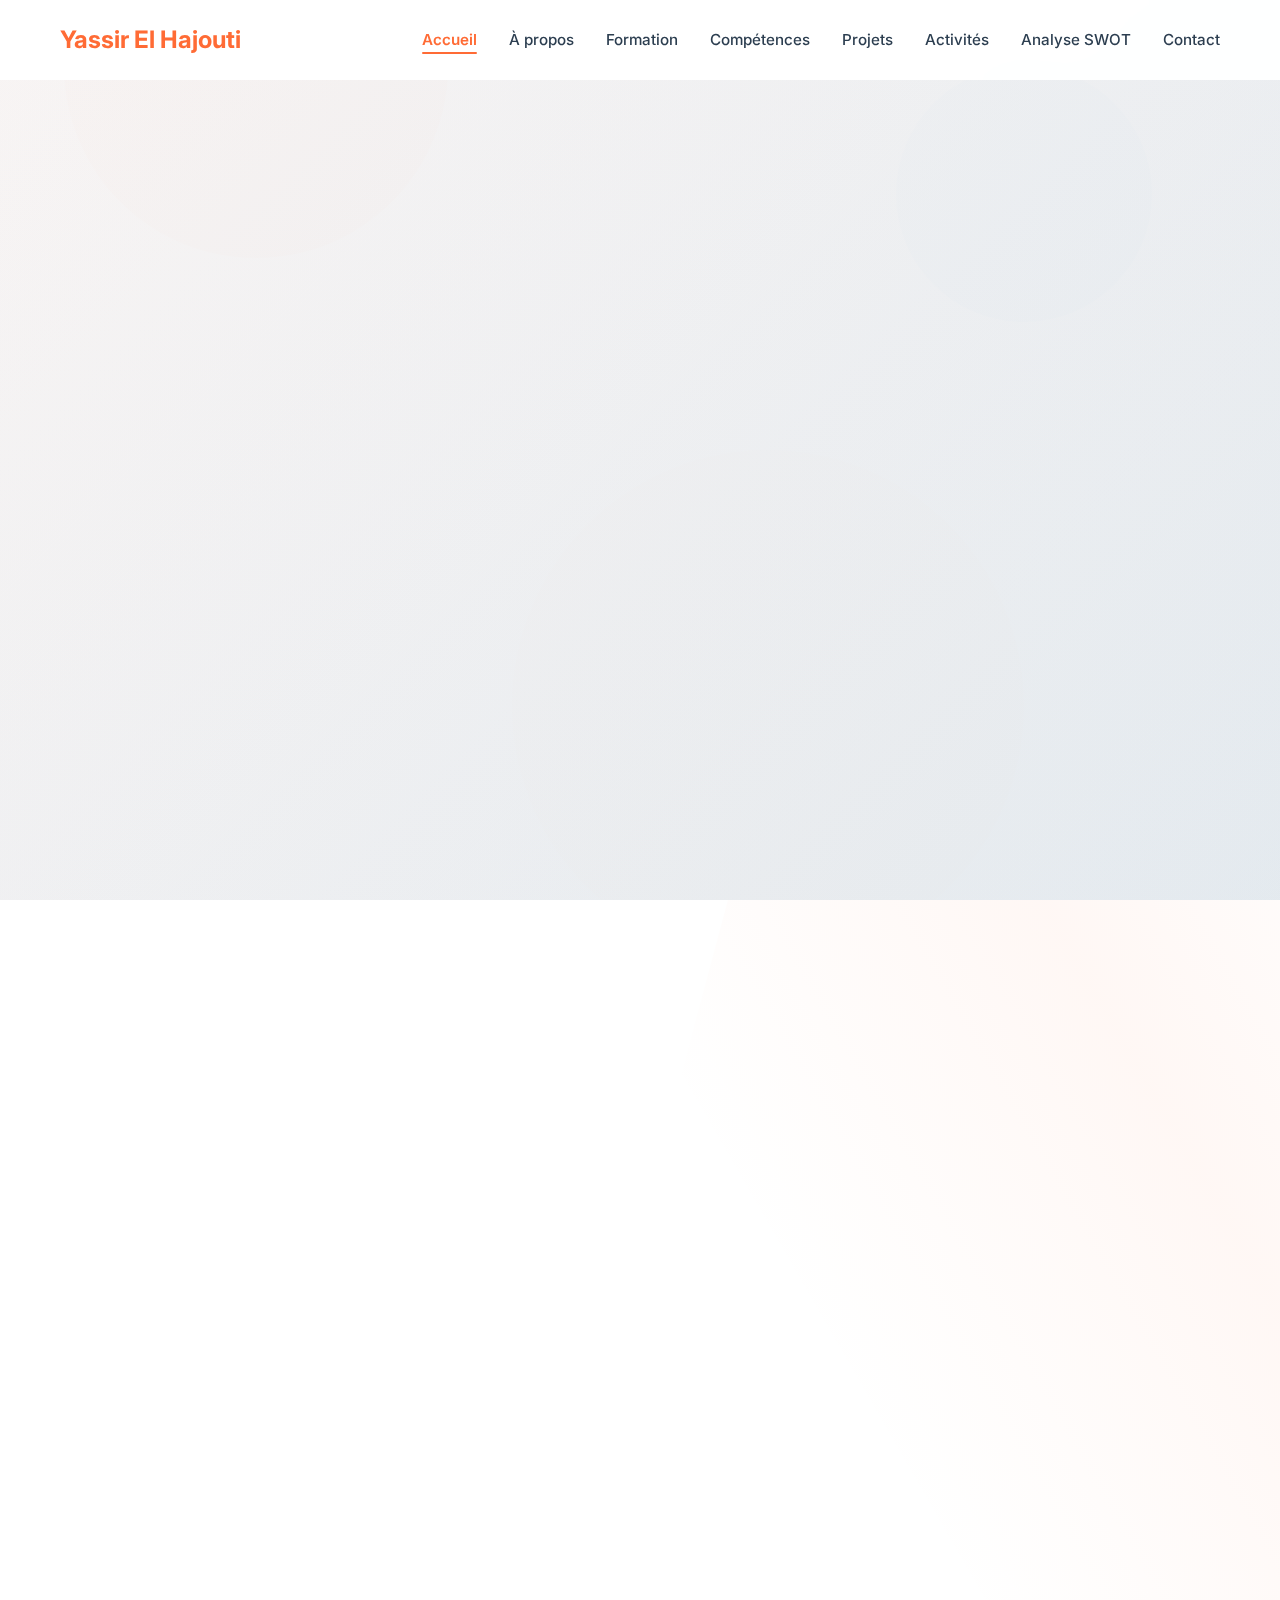
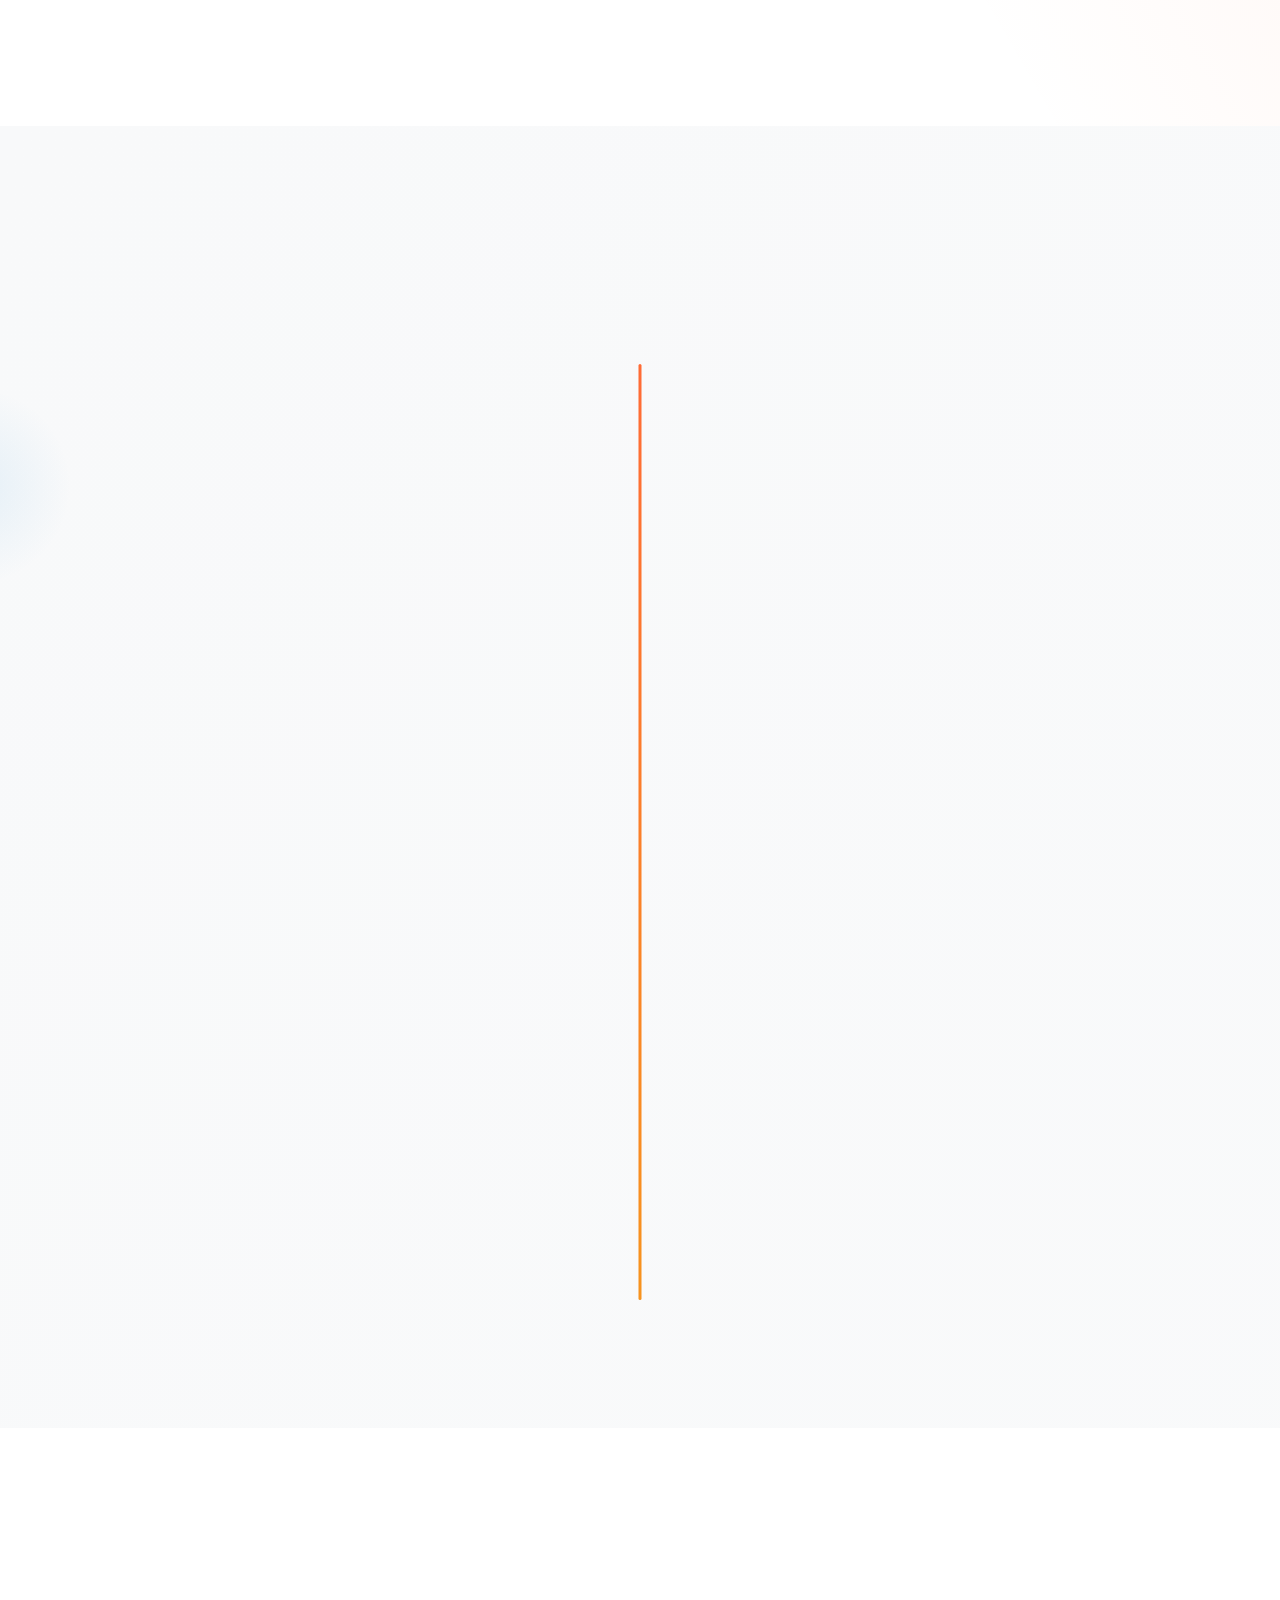
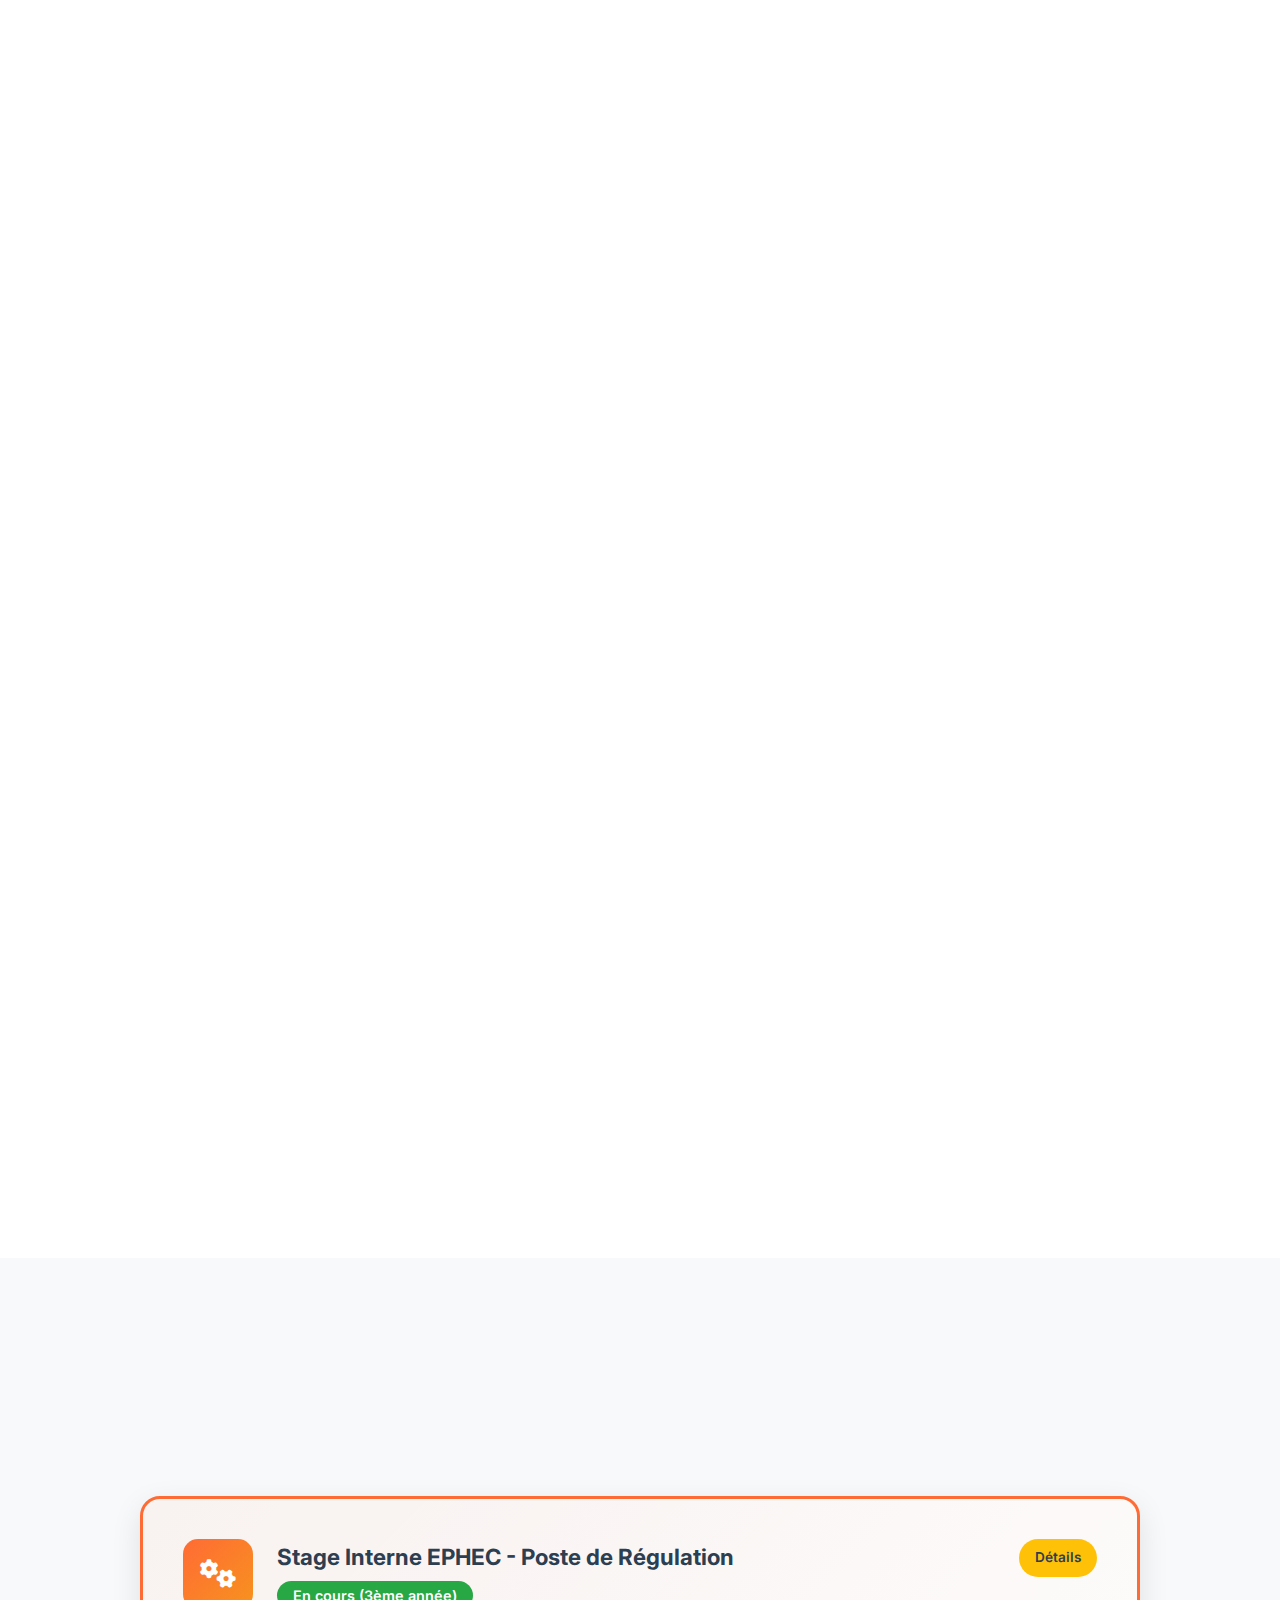
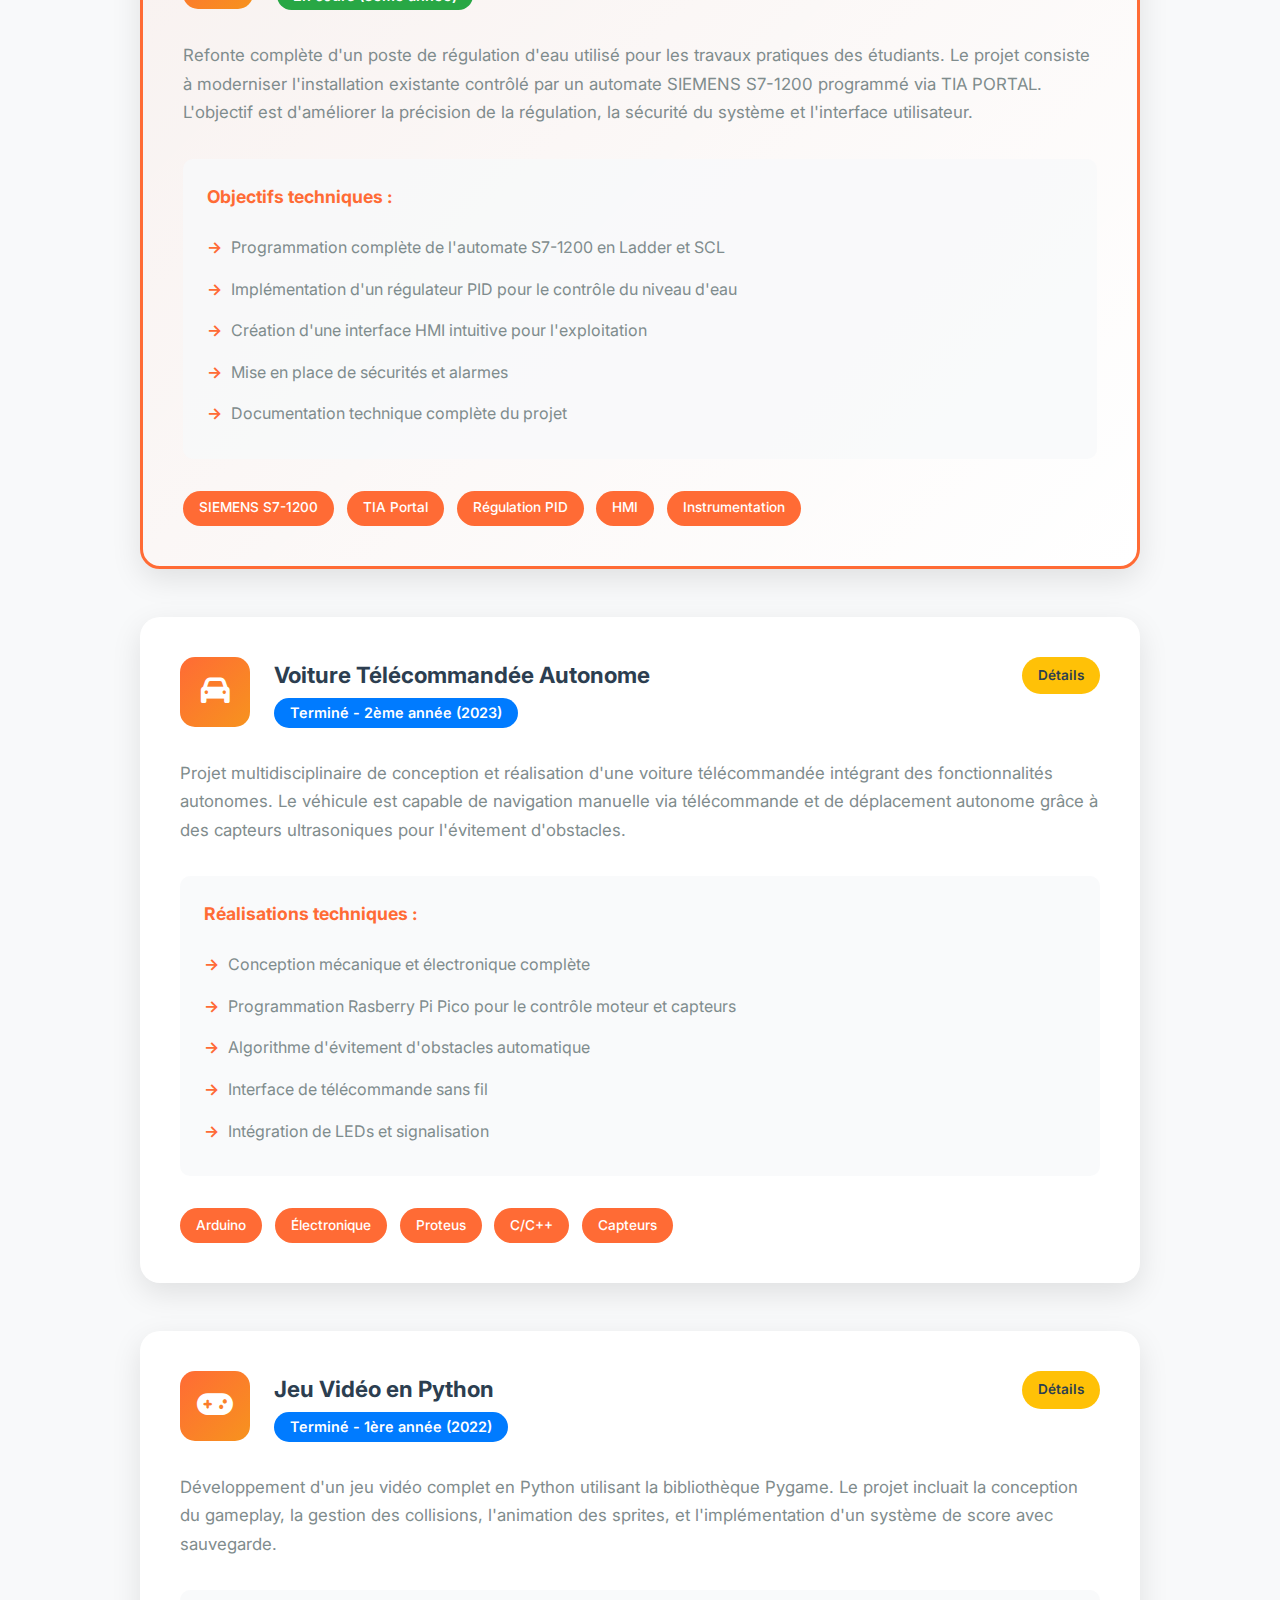
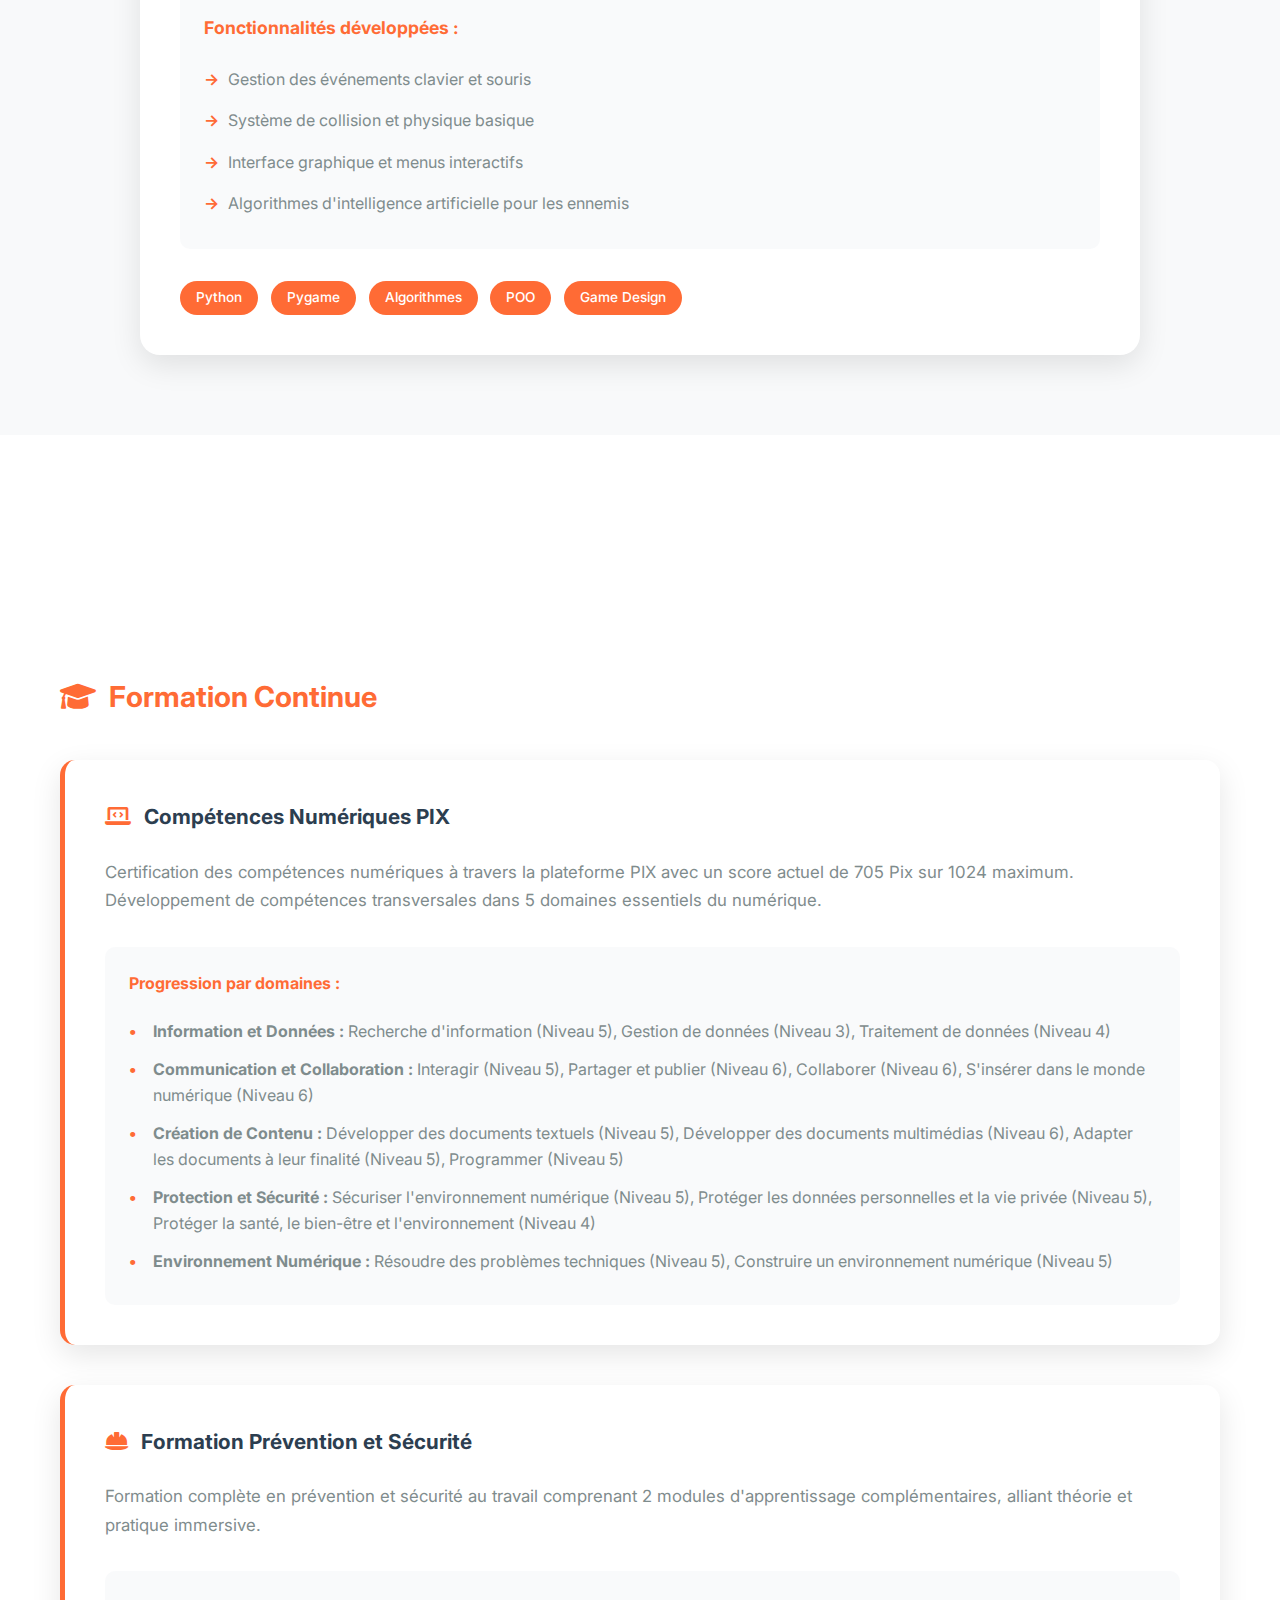
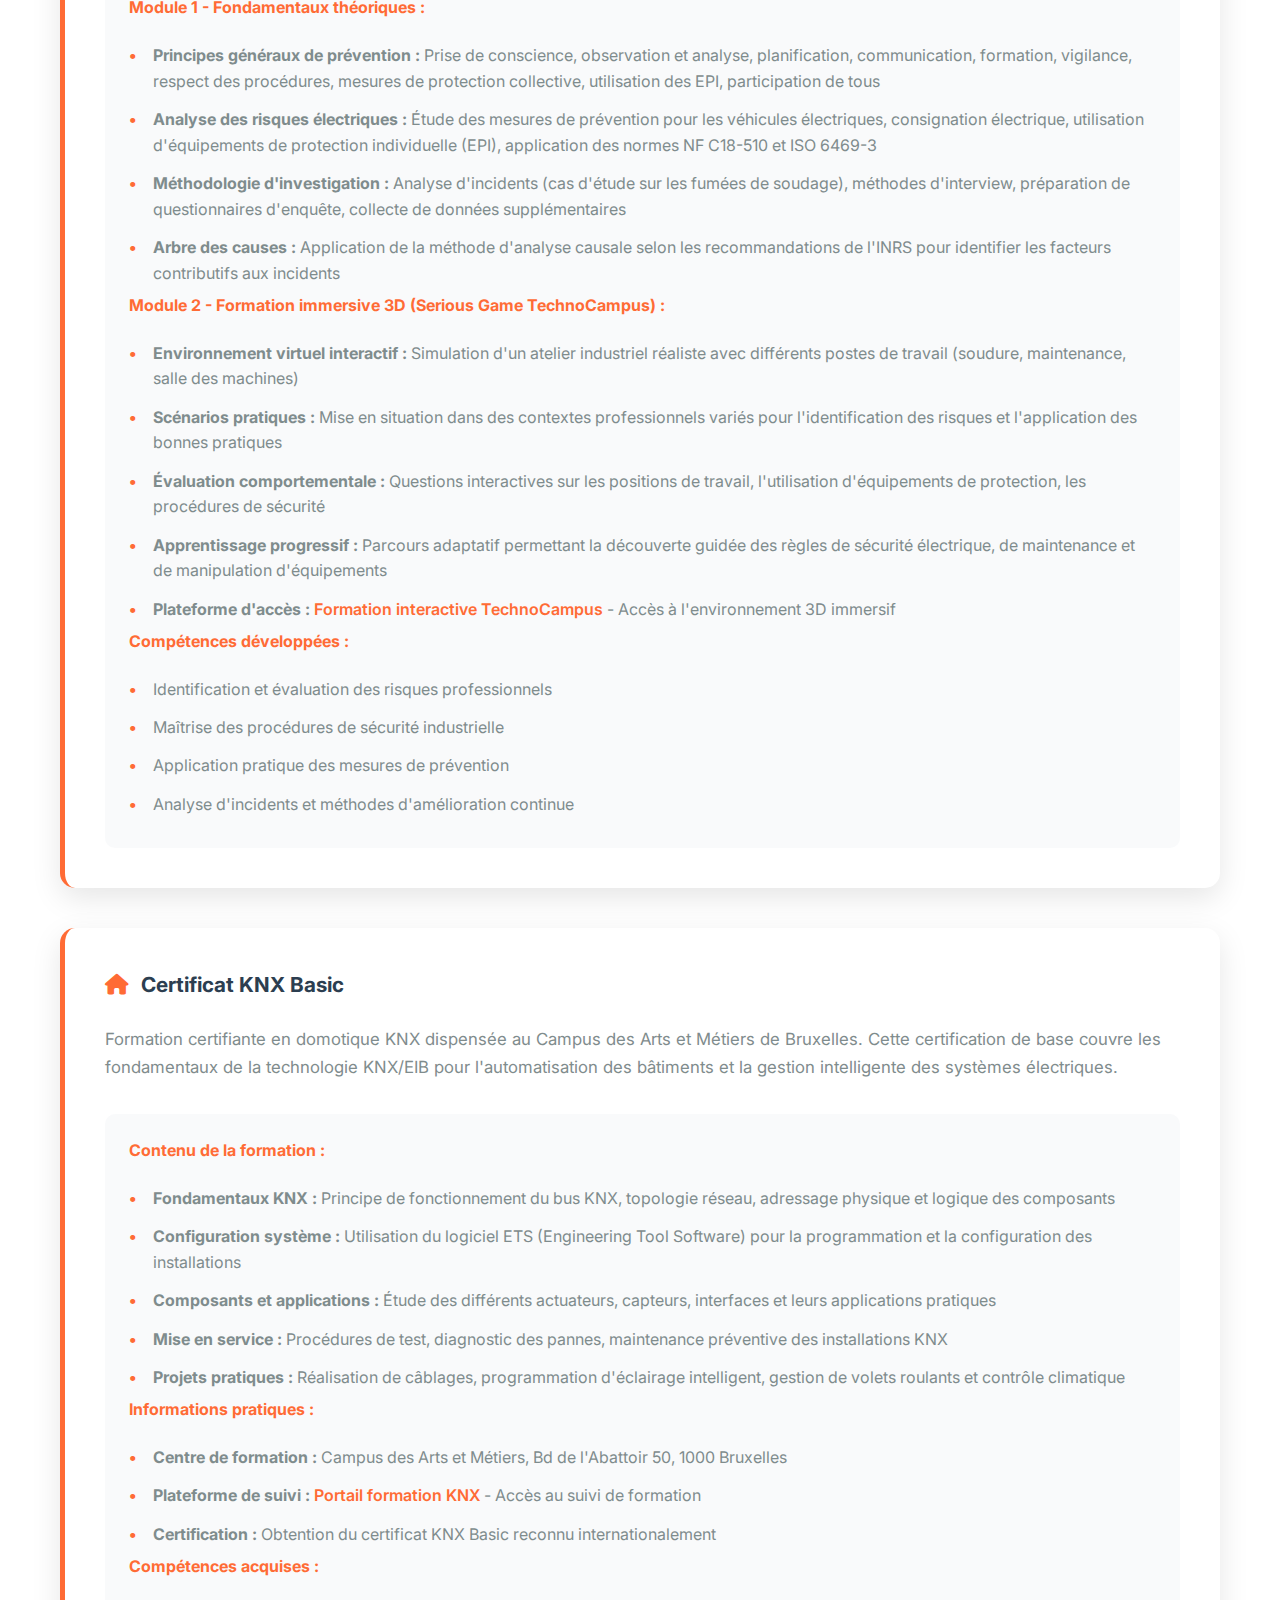
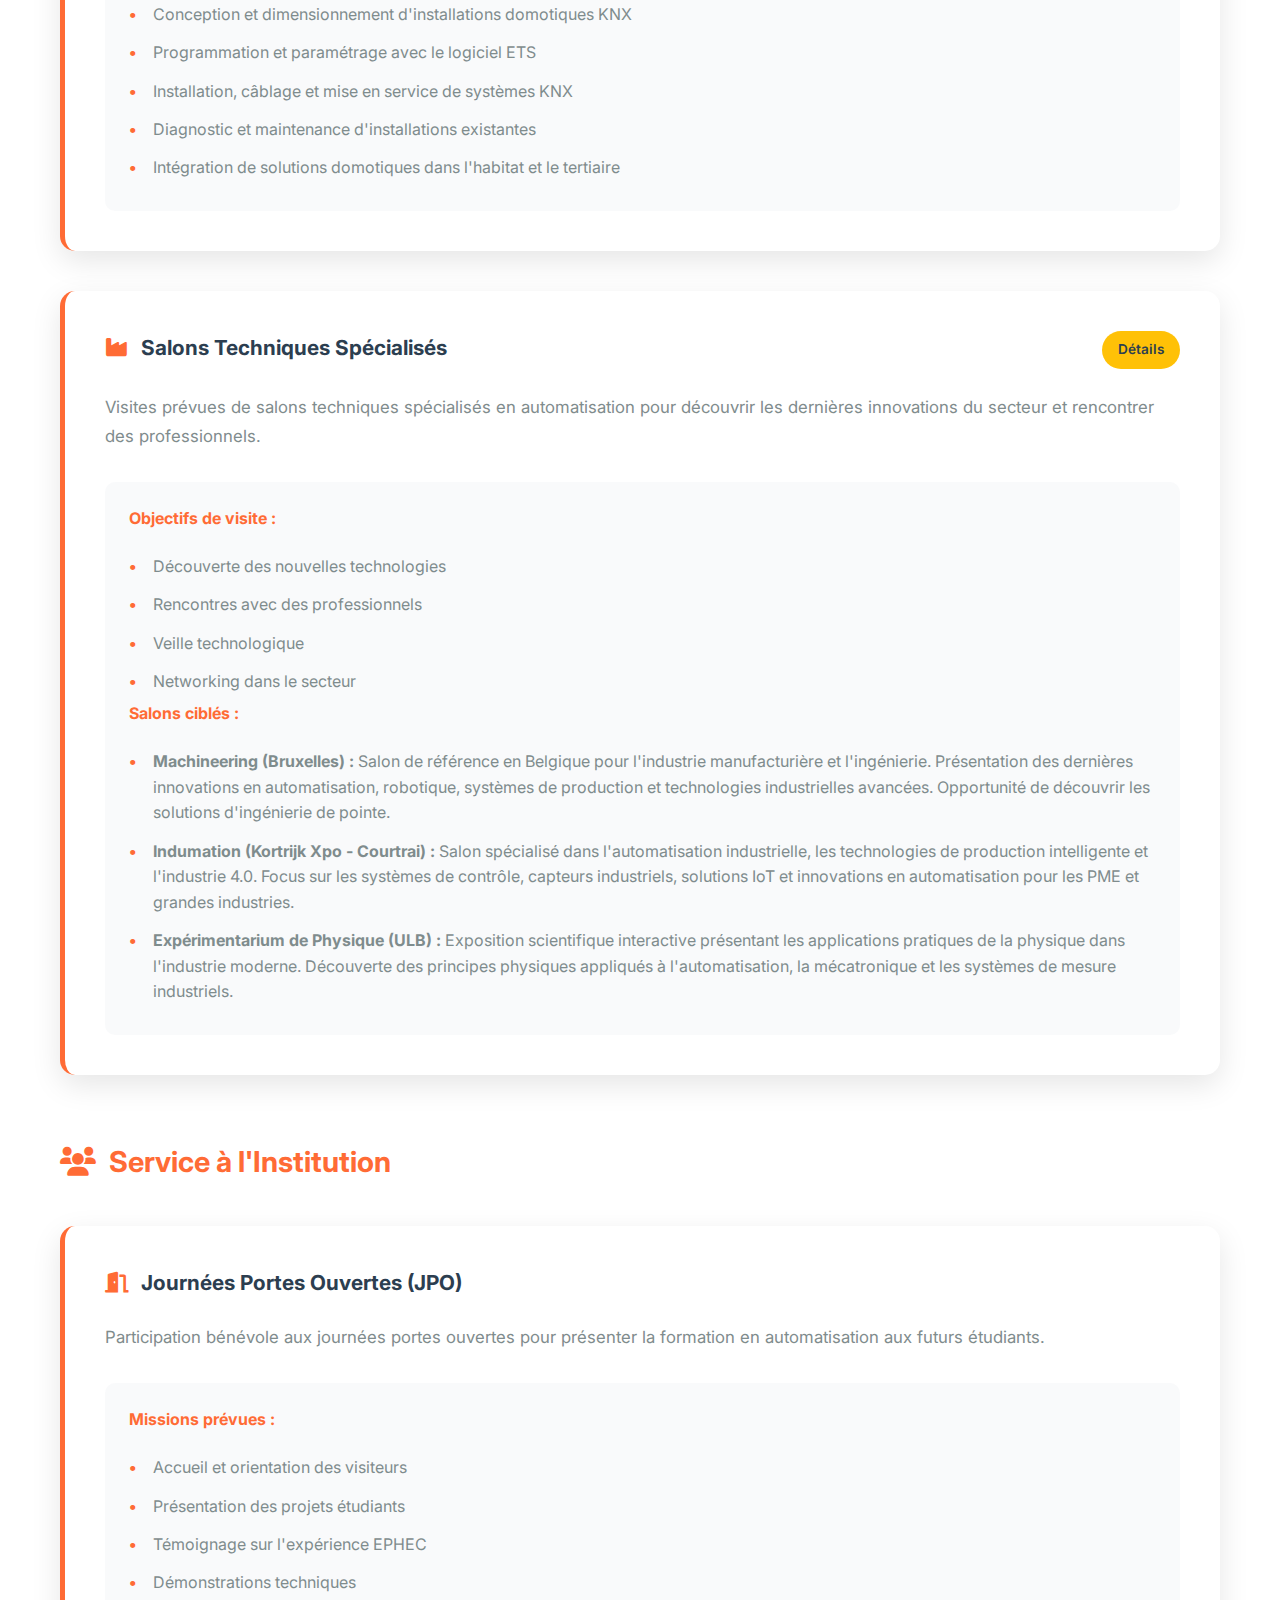
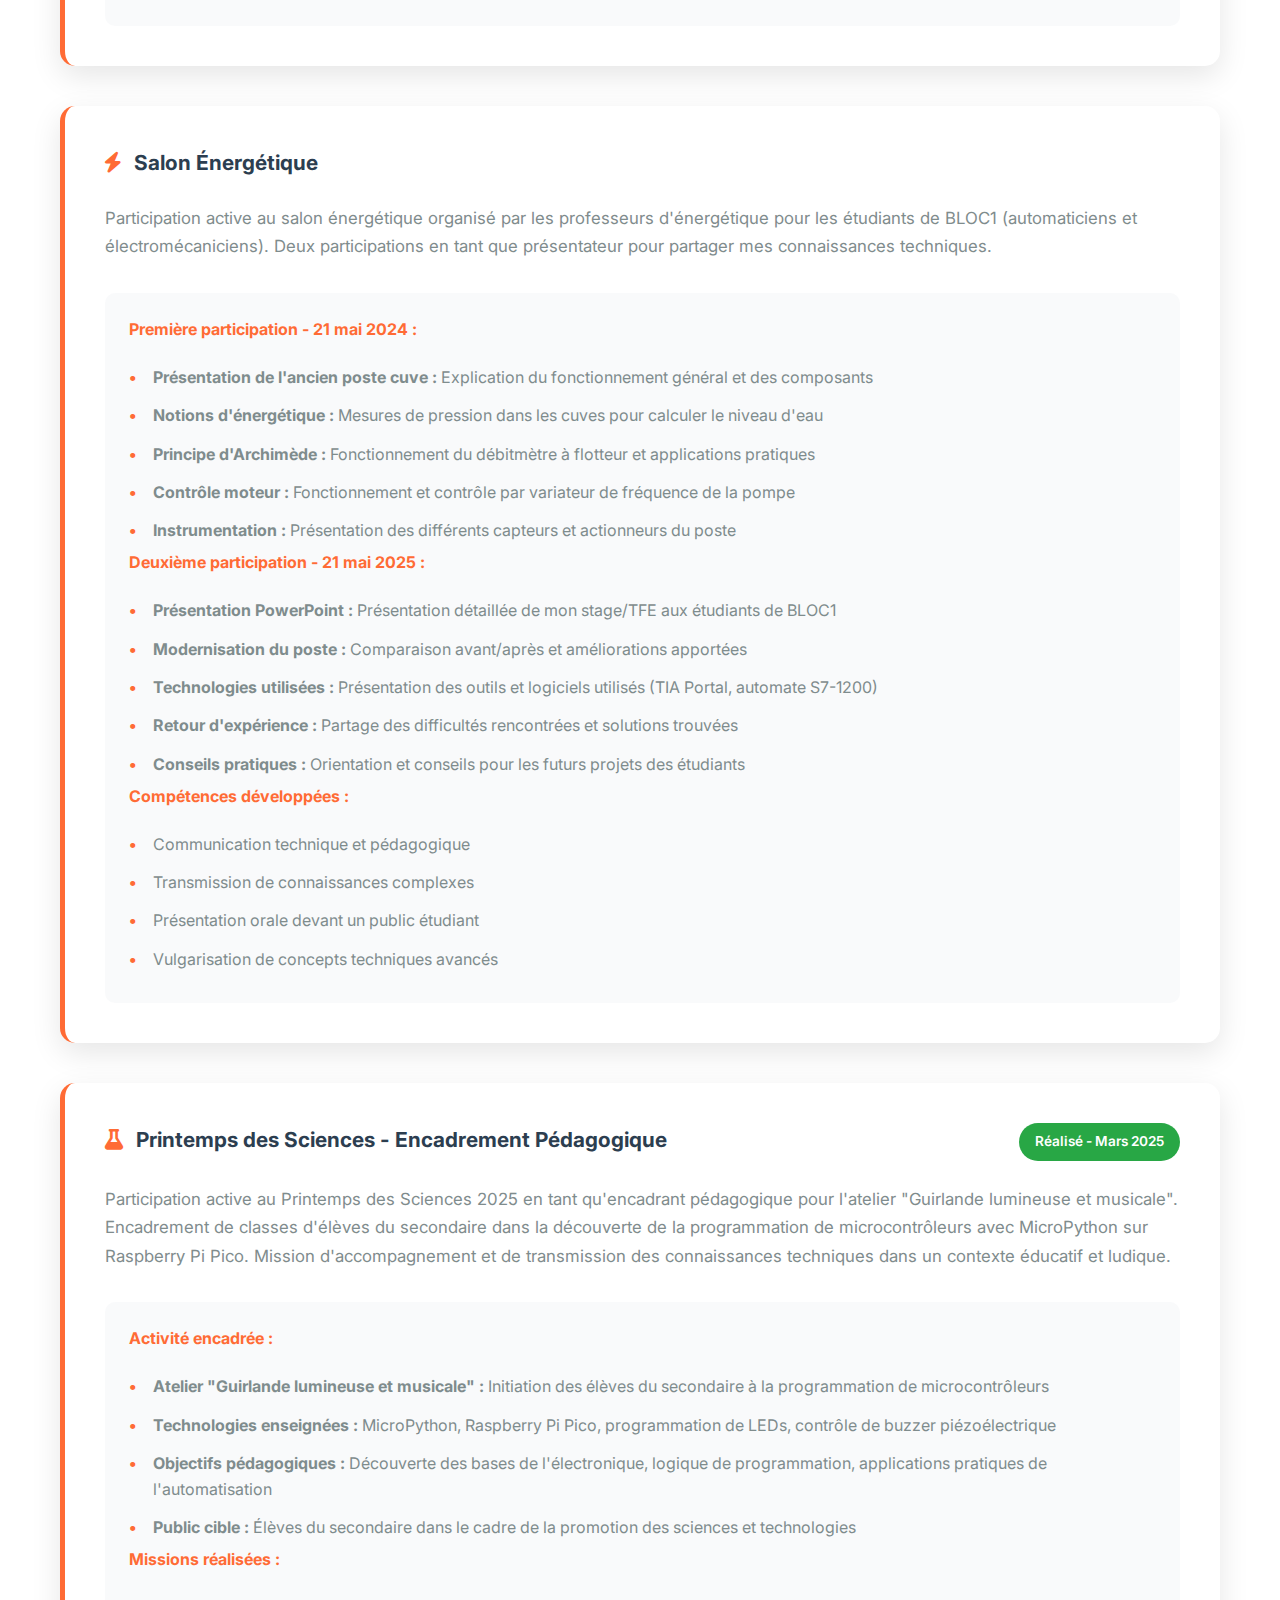
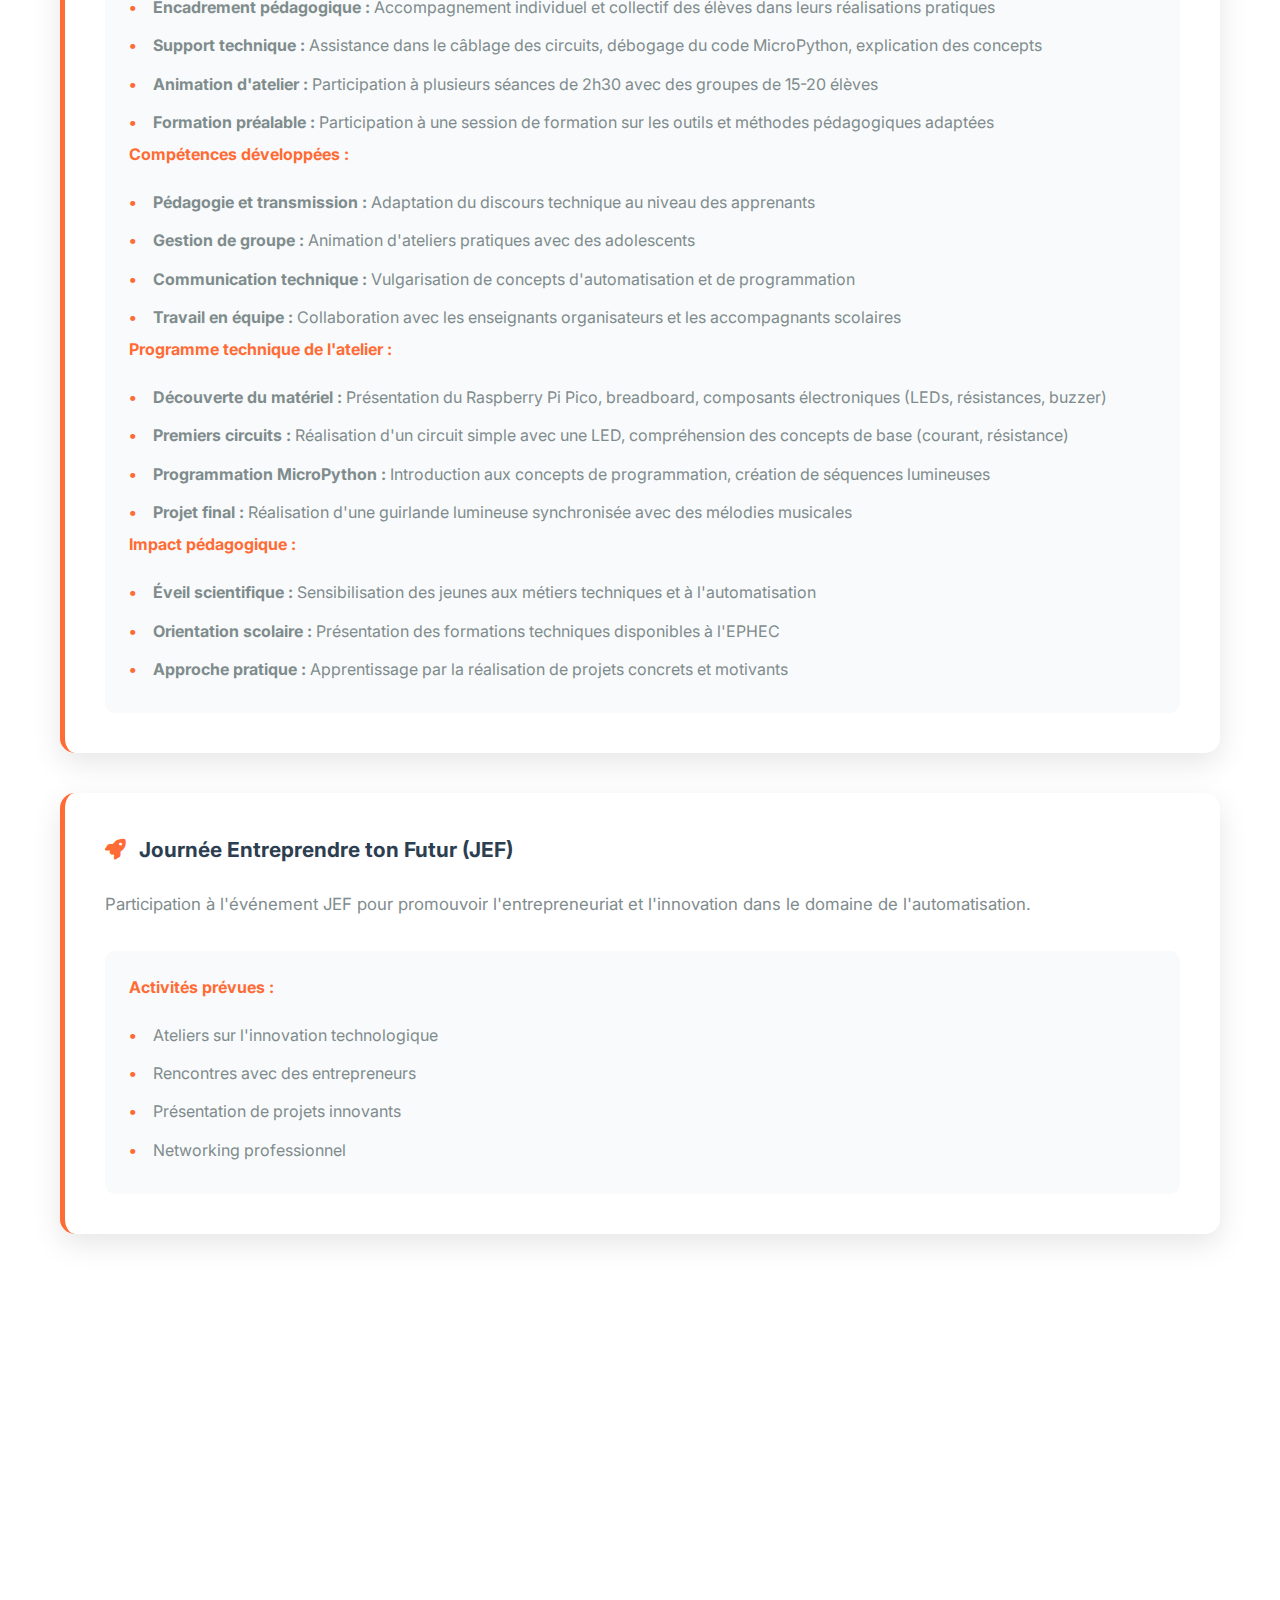
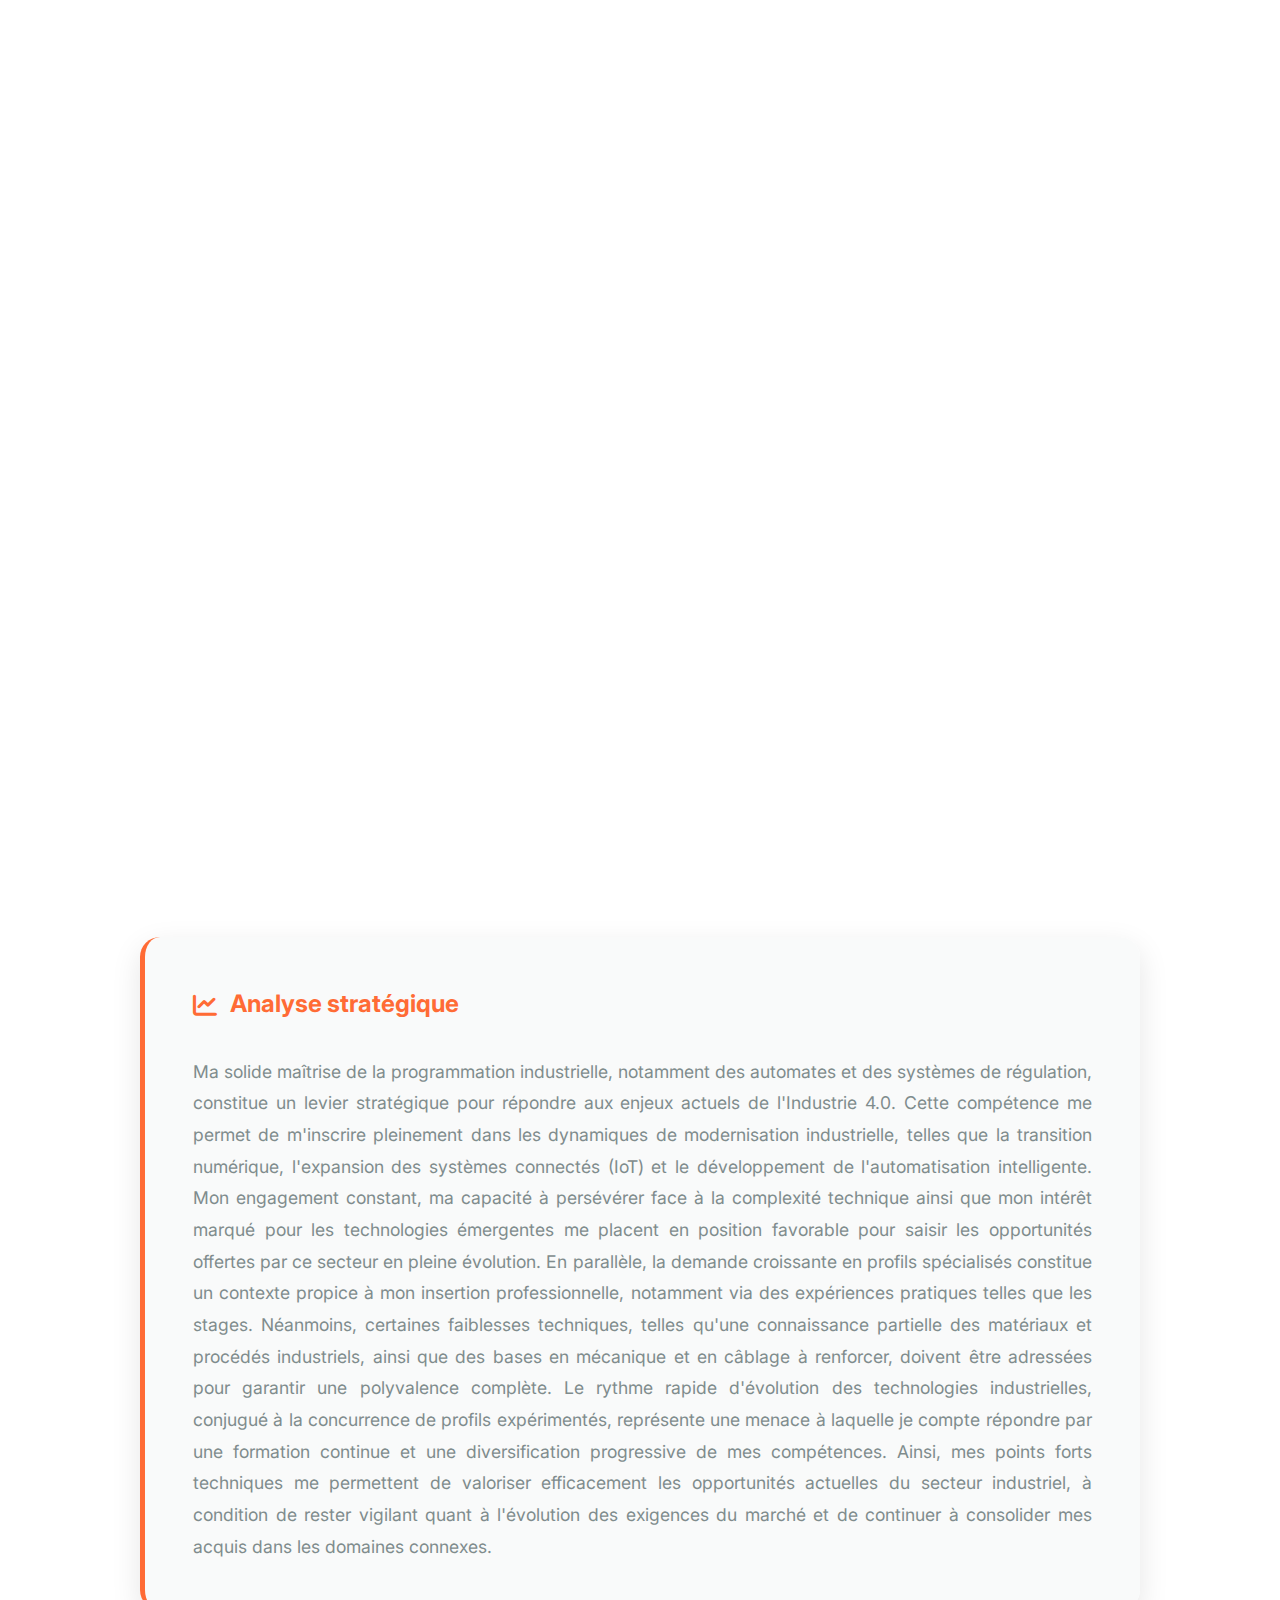
<file: index.html>
<!DOCTYPE html>
<html lang="fr">

<head>
    <meta charset="UTF-8">
    <meta name="viewport" content="width=device-width, initial-scale=1.0">
    <title>Yassir El Hajouti - ePortfolio EPHEC</title>
    <link href="https://fonts.googleapis.com/css2?family=Inter:wght@300;400;500;600;700&display=swap" rel="stylesheet">
    <link rel="stylesheet" href="https://cdnjs.cloudflare.com/ajax/libs/font-awesome/6.0.0/css/all.min.css">
    <link rel="stylesheet" href="style.css">
</head>

<body>
    <!-- Navigation -->
    <nav class="navbar" id="navbar">
        <div class="nav-container">
            <div class="nav-brand">
                <h2>Yassir El Hajouti</h2>
            </div>
            <ul class="nav-menu" id="nav-menu">
                <li><a href="#accueil" class="nav-link active">Accueil</a></li>
                <li><a href="#about" class="nav-link">À propos</a></li>
                <li><a href="#formation" class="nav-link">Formation</a></li>
                <li><a href="#competences" class="nav-link">Compétences</a></li>
                <li><a href="#projets" class="nav-link">Projets</a></li>
                <li><a href="#activites" class="nav-link">Activités</a></li>
                <li><a href="#swot" class="nav-link">Analyse SWOT</a></li>
                <li><a href="#contact" class="nav-link">Contact</a></li>
            </ul>
            <div class="hamburger" id="hamburger">
                <span></span>
                <span></span>
                <span></span>
            </div>
        </div>
    </nav>

    <!-- Hero Section -->
    <section id="accueil" class="hero">
        <div class="hero-container">
            <div class="hero-content">
                <div class="hero-text">
                    <h1 class="hero-title">
                        <span class="gradient-text">Yassir El Hajouti</span>
                    </h1>
                    <p class="hero-subtitle">Étudiant Automaticien - EPHEC</p>
                    <p class="hero-description">
                        Passionné par les systèmes automatiques, la programmation et la régulation industrielle.
                        En recherche d'opportunités pour mettre en pratique mes compétences techniques.
                    </p>
                    <div class="hero-buttons">
                        <a href="#projets" class="btn btn-primary">Voir mes projets</a>
                        <a href="#contact" class="btn btn-secondary">Me contacter</a>
                    </div>
                </div>
                <div class="hero-image">
                    <div class="image-container">
                        <img src="profile.jpg" alt="Yassir El Hajouti" class="profile-img">
                    </div>
                </div>
            </div>
        </div>
    </section>

    <!-- About Section -->
    <section id="about" class="about">
        <div class="container">
            <div class="section-header">
                <h2 class="section-title">À propos de moi</h2>
                <p class="section-subtitle">Découvrez mon parcours et mes expériences</p>
            </div>
            <div class="about-content">
                <div class="about-text">
                    <p>
                        En tant qu'étudiant en 3ème année de Bachelor en automatisation à l'EPHEC, j'ai développé une
                        expertise solide dans les domaines de l'automatisation industrielle, de la programmation
                        d'automates et des systèmes de régulation.
                        Mon parcours académique m'a permis d'acquérir une approche méthodique et rigoureuse, essentielle
                        dans le secteur technique.
                        Parallèlement à mes études, mon expérience professionnelle dans l'hôtellerie m'a enseigné
                        l'importance du travail d'équipe, de la précision et du respect des procédures.
                        Cette combinaison d'études techniques et d'expérience terrain fait de moi un candidat
                        polyvalent, prêt à relever les défis de l'industrie 4.0.
                    </p>
                </div>
                <div class="about-stats">
                    <div class="stat-item">
                        <h3>3</h3>
                        <p>Années bachelor</p>
                    </div>
                    <div class="stat-item">
                        <h3>2.5</h3>
                        <p>Années d'expérience</p>
                    </div>
                    <div class="stat-item">
                        <h3>4</h3>
                        <p>Langues parlées</p>
                    </div>
                </div>
            </div>
        </div>
    </section>

    <!-- Formation Section -->
    <section id="formation" class="formation">
        <div class="container">
            <div class="section-header">
                <h2 class="section-title">Formation</h2>
                <p class="section-subtitle">Mon parcours académique et mes réalisations</p>
            </div>
            <div class="timeline">
                <div class="timeline-item">
                    <div class="timeline-date">2022 - Présent</div>
                    <div class="timeline-content">
                        <h3>Bachelor en Automatisation</h3>
                        <h4>EPHEC - Campus Delta & Schaerbeek</h4>
                        <p>
                            Formation complète couvrant tous les aspects de l'automatisation industrielle :
                            programmation d'automates (PLC), systèmes de régulation, instrumentation, réseaux
                            industriels et supervision.
                            Le cursus allie théorie et pratique à travers de nombreux travaux pratiques et projets
                            concrets.
                        </p>
                    </div>
                </div>
                <div class="timeline-item">
                    <div class="timeline-date">2022</div>
                    <div class="timeline-content">
                        <h3>CESS - Option Sciences</h3>
                        <h4>Lycée Émile Max, Bruxelles</h4>
                        <p>Obtention du Certificat d'Enseignement Secondaire Supérieur avec spécialisation en sciences.
                            Acquisition d'un raisonnement analytique et d'une méthodologie rigoureuse via la physique,
                            chimie et biologie.</p>
                    </div>
                </div>
                <div class="timeline-item">
                    <div class="timeline-date">2018</div>
                    <div class="timeline-content">
                        <h3>CE1D</h3>
                        <h4>Certificat d'Enseignement Secondaire</h4>
                        <p>Premier diplôme du secondaire avec de solides bases scientifiques.</p>
                    </div>
                </div>
            </div>
        </div>
    </section>

    <!-- Compétences Section -->
    <section id="competences" class="competences">
        <div class="container">
            <div class="section-header">
                <h2 class="section-title">Compétences Techniques</h2>
                <p class="section-subtitle">Mes expertises en automatisation</p>
            </div>
            <div class="skills-grid">
                <div class="skill-category">
                    <div class="skill-icon">
                        <i class="fas fa-drafting-compass"></i>
                    </div>
                    <h3>Dessin technique</h3>
                    <ul>
                        <li>AutoCAD Mechanical</li>
                        <li>AutoCAD Electrical</li>
                        <li>Fusion 360 (2D/3D)</li>
                    </ul>
                </div>
                <div class="skill-category">
                    <div class="skill-icon">
                        <i class="fas fa-microchip"></i>
                    </div>
                    <h3>Logiciel de programmation PLC</h3>
                    <ul>
                        <li>Codesys</li>
                        <li>TIA Portal (SIEMENS)</li>
                        <li>Unity Pro</li>
                    </ul>
                </div>
                <div class="skill-category">
                    <div class="skill-icon">
                        <i class="fas fa-chart-line"></i>
                    </div>
                    <h3>Régulation</h3>
                    <ul>
                        <li>Scilab</li>
                        <li>Matlab</li>
                        <li>LabVIEW</li>
                    </ul>
                </div>
                <div class="skill-category">
                    <div class="skill-icon">
                        <i class="fas fa-code"></i>
                    </div>
                    <h3>Programmation</h3>
                    <ul>
                        <li>Python</li>
                        <li>Arduino IDE</li>
                        <li>Langage bloc</li>
                        <li>MikroC</li>
                        <li>MicroPython</li>
                    </ul>
                </div>
                <div class="skill-category">
                    <div class="skill-icon">
                        <i class="fas fa-network-wired"></i>
                    </div>
                    <h3>IoT & Systèmes</h3>
                    <ul>
                        <li>Node-RED</li>
                        <li>Proteus</li>
                        <li>Thonny, VSCode</li>
                        <li>KNX (Certificat de base)</li>
                        <li>Dockers (serveur MQTT, base de données SQL)</li>
                        <li>PowerBI</li>
                        <li>Power Automate</li>
                        <li>FactoryIO</li>
                        <li>LOGOSOFT</li>
                    </ul>
                </div>
                <div class="skill-category">
                    <div class="skill-icon">
                        <i class="fas fa-cogs"></i>
                    </div>
                    <h3>Langage de programmation PLC</h3>
                    <ul>
                        <li>LD (Ladder)</li>
                        <li>FBD (Function Block Diagram)</li>
                        <li>SFC (Sequential Function Chart)</li>
                        <li>ST (Structured Text)</li>
                        <li>IL (Instruction List)</li>
                    </ul>
                </div>
                <div class="skill-category">
                    <div class="skill-icon">
                        <i class="fas fa-language"></i>
                    </div>
                    <h3>Langues</h3>
                    <ul>
                        <li><strong>Français :</strong> Langue maternelle</li>
                        <li><strong>Arabe :</strong> Plusieurs dialectes</li>
                        <li><strong>Anglais :</strong> Technique/Basique</li>
                        <li><strong>Néerlandais :</strong> Base</li>
                    </ul>
                </div>
            </div>
        </div>
    </section>

    <!-- Projets Académiques Section -->
    <section id="projets" class="projets">
        <div class="container">
            <div class="section-header">
                <h2 class="section-title">Projets Académiques</h2>
                <p class="section-subtitle">Mes réalisations concrètes</p>
            </div>

            <div class="projets-container">
                <div class="projet-item featured">
                    <div class="projet-header" style="justify-content: space-between; align-items: flex-start;">
                        <div style="display: flex; align-items: flex-start; gap: 1.5rem; flex: 1;">
                            <div class="projet-icon">
                                <i class="fas fa-cogs"></i>
                            </div>
                            <div class="projet-title">
                                <h3>Stage Interne EPHEC - Poste de Régulation</h3>
                                <span class="projet-status en-cours">En cours (3ème année)</span>
                            </div>
                        </div>
                        <a href="projet-stage-interne.html" class="activite-status a-realiser"
                            style="background: #ffc107; color: var(--text-dark); padding: 0.5rem 1rem; border-radius: 20px; font-size: 0.85rem; font-weight: 600; flex-shrink: 0; text-decoration: none;">Détails</a>
                    </div>
                    <div class="projet-content">
                        <p class="projet-description">
                            Refonte complète d'un poste de régulation d'eau utilisé pour les travaux pratiques des
                            étudiants.
                            Le projet consiste à moderniser l'installation existante contrôlé par un automate SIEMENS
                            S7-1200 programmé via TIA PORTAL. L'objectif est d'améliorer la
                            précision
                            de la régulation, la sécurité du système et l'interface utilisateur.
                        </p>
                        <div class="projet-details">
                            <h4>Objectifs techniques :</h4>
                            <ul>
                                <li>Programmation complète de l'automate S7-1200 en Ladder et SCL</li>
                                <li>Implémentation d'un régulateur PID pour le contrôle du niveau d'eau</li>
                                <li>Création d'une interface HMI intuitive pour l'exploitation</li>
                                <li>Mise en place de sécurités et alarmes</li>
                                <li>Documentation technique complète du projet</li>
                            </ul>
                        </div>
                        <div class="projet-tags">
                            <span class="tag">SIEMENS S7-1200</span>
                            <span class="tag">TIA Portal</span>
                            <span class="tag">Régulation PID</span>
                            <span class="tag">HMI</span>
                            <span class="tag">Instrumentation</span>
                        </div>
                    </div>
                </div>

                <div class="projet-item">
                    <div class="projet-header" style="justify-content: space-between; align-items: flex-start;">
                        <div style="display: flex; align-items: flex-start; gap: 1.5rem; flex: 1;">
                            <div class="projet-icon">
                                <i class="fas fa-car"></i>
                            </div>
                            <div class="projet-title">
                                <h3>Voiture Télécommandée Autonome</h3>
                                <span class="projet-status termine">Terminé - 2ème année (2023)</span>
                            </div>
                        </div>
                        <a href="projet-voiture-autonome.html" class="activite-status a-realiser"
                            style="background: #ffc107; color: var(--text-dark); padding: 0.5rem 1rem; border-radius: 20px; font-size: 0.85rem; font-weight: 600; flex-shrink: 0; text-decoration: none;">Détails</a>
                    </div>
                    <div class="projet-content">
                        <p class="projet-description">
                            Projet multidisciplinaire de conception et réalisation d'une voiture télécommandée intégrant
                            des fonctionnalités autonomes. Le véhicule est capable de navigation manuelle via
                            télécommande
                            et de déplacement autonome grâce à des capteurs ultrasoniques pour l'évitement d'obstacles.
                        </p>
                        <div class="projet-details">
                            <h4>Réalisations techniques :</h4>
                            <ul>
                                <li>Conception mécanique et électronique complète</li>
                                <li>Programmation Rasberry Pi Pico pour le contrôle moteur et capteurs</li>
                                <li>Algorithme d'évitement d'obstacles automatique</li>
                                <li>Interface de télécommande sans fil</li>
                                <li>Intégration de LEDs et signalisation</li>
                            </ul>
                        </div>
                        <div class="projet-tags">
                            <span class="tag">Arduino</span>
                            <span class="tag">Électronique</span>
                            <span class="tag">Proteus</span>
                            <span class="tag">C/C++</span>
                            <span class="tag">Capteurs</span>
                        </div>
                    </div>
                </div>
                <div class="projet-item">
                    <div class="projet-header" style="justify-content: space-between; align-items: flex-start;">
                        <div style="display: flex; align-items: flex-start; gap: 1.5rem; flex: 1;">
                            <div class="projet-icon">
                                <i class="fas fa-gamepad"></i>
                            </div>
                            <div class="projet-title">
                                <h3>Jeu Vidéo en Python</h3>
                                <span class="projet-status termine">Terminé - 1ère année (2022)</span>
                            </div>
                        </div>
                        <a href="projet-jeu-video.html" class="activite-status a-realiser"
                            style="background: #ffc107; color: var(--text-dark); padding: 0.5rem 1rem; border-radius: 20px; font-size: 0.85rem; font-weight: 600; flex-shrink: 0; text-decoration: none;">Détails</a>
                    </div>
                    <div class="projet-content">
                        <p class="projet-description">
                            Développement d'un jeu vidéo complet en Python utilisant la bibliothèque Pygame.
                            Le projet incluait la conception du gameplay, la gestion des collisions,
                            l'animation des sprites, et l'implémentation d'un système de score avec sauvegarde.
                        </p>
                        <div class="projet-details">
                            <h4>Fonctionnalités développées :</h4>
                            <ul>
                                <li>Gestion des événements clavier et souris</li>
                                <li>Système de collision et physique basique</li>
                                <li>Interface graphique et menus interactifs</li>
                                <li>Algorithmes d'intelligence artificielle pour les ennemis</li>
                            </ul>
                        </div>
                        <div class="projet-tags">
                            <span class="tag">Python</span>
                            <span class="tag">Pygame</span>
                            <span class="tag">Algorithmes</span>
                            <span class="tag">POO</span>
                            <span class="tag">Game Design</span>
                        </div>
                    </div>
                </div>
            </div>
        </div>
    </section>


    <!-- Détail Projet Stage Interne EPHEC -->
    <section id="projet-stage-interne" class="projet-detail" style="display: none;">
        <div class="container">
            <div class="section-header">
                <button class="btn-retour" onclick="retourProjets()">
                    <i class="fas fa-arrow-left"></i> Retour aux projets
                </button>
                <h2 class="section-title">Stage Interne EPHEC - Poste de Régulation</h2>
                <p class="section-subtitle">Modernisation complète d'un poste didactique de régulation d'eau</p>
            </div>

            <div class="projet-detail-content">
                <!-- Introduction du projet -->
                <div class="projet-intro">
                    <div class="intro-text">
                        <h3>Contexte du projet</h3>
                        <p>Dans le cadre de mon TFE à l'EPHEC, j'ai entrepris la modernisation complète du poste "cuve"
                            du laboratoire S3LR. Ce projet ambitieux visait à transformer un équipement vieillissant en
                            un outil pédagogique moderne et sécurisé, adapté aux exigences de quatre cours majeurs :
                            énergétique, régulation, processus industriel et capteurs/actionneurs.</p>
                    </div>
                    <div class="intro-image">
                        <img src="data:image/svg+xml,<svg xmlns='http://www.w3.org/2000/svg' viewBox='0 0 400 300'><rect width='400' height='300' fill='%23f8f9fa'/><text x='200' y='150' text-anchor='middle' fill='%236c757d' font-size='16'>Avant/Après du poste</text></svg>"
                            alt="Comparaison avant/après" class="projet-img">
                    </div>
                </div>

                <!-- Objectifs du projet -->
                <div class="objectifs-section">
                    <h3><i class="fas fa-bullseye"></i> Objectifs du projet</h3>
                    <div class="objectifs-grid">
                        <div class="objectif-item">
                            <div class="objectif-icon">
                                <i class="fas fa-shield-alt"></i>
                            </div>
                            <h4>Sécurité renforcée</h4>
                            <p>Mise aux normes électriques avec ajout d'un différentiel, relais de sécurité et
                                protection contre les courts-circuits</p>
                        </div>
                        <div class="objectif-item">
                            <div class="objectif-icon">
                                <i class="fas fa-graduation-cap"></i>
                            </div>
                            <h4>Pédagogie améliorée</h4>
                            <p>Interface HMI intuitive avec parcours guidés et exercices adaptatifs pour 4 cours
                                différents</p>
                        </div>
                        <div class="objectif-item">
                            <div class="objectif-icon">
                                <i class="fas fa-tools"></i>
                            </div>
                            <h4>Modernisation technique</h4>
                            <p>Remplacement complet de la tuyauterie, nouveaux capteurs et actionneurs performants</p>
                        </div>
                    </div>
                </div>

                <!-- Défis techniques -->
                <div class="defis-section">
                    <h3><i class="fas fa-cogs"></i> Défis techniques relevés</h3>
                    <div class="defis-container">
                        <div class="defi-hardware">
                            <h4>Partie Hardware</h4>
                            <ul>
                                <li><strong>Restructuration complète :</strong> Remplacement de tous les tuyaux rouillés
                                    par du Niron résistant</li>
                                <li><strong>Nouveau boîtier électrique :</strong> Installation d'une armoire moderne
                                    avec protection différentielle</li>
                                <li><strong>Capteurs haute précision :</strong> Intégration de convertisseurs de
                                    pression PRESMAGARD</li>
                                <li><strong>Soudure spécialisée :</strong> Apprentissage et maîtrise du soudage de
                                    tuyaux en polypropylène</li>
                            </ul>
                        </div>
                        <div class="defi-software">
                            <h4>Partie Software</h4>
                            <ul>
                                <li><strong>Programmation PLC S7-1200 :</strong> Code en SCL avec gestion multi-modes
                                </li>
                                <li><strong>Interface HMI KTP700 :</strong> Écrans interactifs avec parcours
                                    pédagogiques</li>
                                <li><strong>Régulation PID :</strong> Implémentation d'algorithmes de contrôle avancés
                                </li>
                                <li><strong>Modes pédagogiques :</strong> 5 modes distincts (Guidé, Libre, Labo, Auto,
                                    Aide)</li>
                            </ul>
                        </div>
                    </div>
                </div>

                <!-- Technologies utilisées -->
                <div class="technologies-section">
                    <h3><i class="fas fa-microchip"></i> Technologies mises en œuvre</h3>
                    <div class="tech-grid">
                        <div class="tech-category">
                            <h4>Automatisation</h4>
                            <div class="tech-tags">
                                <span class="tech-tag">PLC Siemens S7-1200</span>
                                <span class="tech-tag">TIA Portal V19</span>
                                <span class="tech-tag">SCL Programming</span>
                                <span class="tech-tag">HMI KTP700</span>
                            </div>
                        </div>
                        <div class="tech-category">
                            <h4>Instrumentation</h4>
                            <div class="tech-tags">
                                <span class="tech-tag">Capteurs PRESMAGARD</span>
                                <span class="tech-tag">Compteurs à impulsion</span>
                                <span class="tech-tag">Analyseur réseau CVM-C10</span>
                                <span class="tech-tag">Variateur ATV32</span>
                            </div>
                        </div>
                        <div class="tech-category">
                            <h4>Conception</h4>
                            <div class="tech-tags">
                                <span class="tech-tag">AutoCAD Electrical</span>
                                <span class="tech-tag">Fusion 360</span>
                                <span class="tech-tag">Schémas P&ID</span>
                                <span class="tech-tag">GRAFCET</span>
                            </div>
                        </div>
                    </div>
                </div>

                <!-- Résultats -->
                <div class="resultats-section">
                    <h3><i class="fas fa-chart-line"></i> Résultats obtenus</h3>
                    <div class="resultats-grid">
                        <div class="resultat-item">
                            <div class="resultat-metric">
                                <span class="metric-value">100%</span>
                                <span class="metric-label">Sécurité</span>
                            </div>
                            <p>Mise aux normes électriques complète avec protection différentielle</p>
                        </div>
                        <div class="resultat-item">
                            <div class="resultat-metric">
                                <span class="metric-value">4</span>
                                <span class="metric-label">Cours intégrés</span>
                            </div>
                            <p>Énergétique, Régulation, Processus, Capteurs/Actionneurs</p>
                        </div>
                        <div class="resultat-item">
                            <div class="resultat-metric">
                                <span class="metric-value">5</span>
                                <span class="metric-label">Modes pédagogiques</span>
                            </div>
                            <p>Parcours guidé, Libre, Laboratoire, Automatisation, Aide</p>
                        </div>
                    </div>
                </div>

                <!-- Impact pédagogique -->
                <div class="impact-section">
                    <h3><i class="fas fa-users"></i> Impact pédagogique</h3>
                    <div class="impact-content">
                        <div class="impact-text">
                            <p>Ce projet transforme radicalement l'expérience d'apprentissage des étudiants en
                                automatisation. Le nouveau poste offre :</p>
                            <ul>
                                <li><strong>Apprentissage adaptatif :</strong> Exercices de difficulté variable selon le
                                    niveau</li>
                                <li><strong>Interface intuitive :</strong> Navigation fluide entre les différents
                                    concepts</li>
                                <li><strong>Sécurité maximale :</strong> Environnement d'apprentissage sans risque</li>
                                <li><strong>Polyvalence :</strong> Support de 4 cours majeurs sur un seul équipement
                                </li>
                            </ul>
                        </div>
                        <div class="impact-quote">
                            <blockquote>
                                "Ce projet a été bien plus qu'un simple projet technique : une vraie expérience de
                                terrain mêlant apprentissages, remises en question, erreurs et évolutions personnelles."
                                <cite>— Extrait du rapport de TFE</cite>
                            </blockquote>
                        </div>
                    </div>
                </div>
            </div>
        </div>
    </section>

    <!-- Activités Section -->
    <section id="activites" class="activites">
        <div class="container">
            <div class="section-header">
                <h2 class="section-title">Activités & Engagements</h2>
                <p class="section-subtitle">Mon investissement dans la vie étudiante et professionnelle</p>
            </div>

            <div class="activites-category">
                <h3><i class="fas fa-graduation-cap"></i> Formation Continue</h3>
                <div class="activites-grid">
                    <div class="activite-item">
                        <div class="activite-header">
                            <h4><i class="fas fa-laptop-code"
                                    style="color: var(--primary-color); margin-right: 0.8rem;"></i>Compétences
                                Numériques PIX</h4>
                        </div>
                        <p class="activite-description">
                            Certification des compétences numériques à travers la plateforme PIX avec un score actuel de
                            705 Pix sur 1024 maximum.
                            Développement de compétences transversales dans 5 domaines essentiels du numérique.
                        </p>
                        <div class="activite-details">
                            <h5>Progression par domaines :</h5>
                            <ul>
                                <li><strong>Information et Données :</strong> Recherche d'information (Niveau 5),
                                    Gestion de données (Niveau 3), Traitement de données (Niveau 4)</li>
                                <li><strong>Communication et Collaboration :</strong> Interagir (Niveau 5), Partager et
                                    publier (Niveau 6), Collaborer (Niveau 6), S'insérer dans le monde numérique (Niveau
                                    6)</li>
                                <li><strong>Création de Contenu :</strong> Développer des documents textuels (Niveau 5),
                                    Développer des documents multimédias (Niveau 6), Adapter les documents à leur
                                    finalité (Niveau 5), Programmer (Niveau 5)</li>
                                <li><strong>Protection et Sécurité :</strong> Sécuriser l'environnement numérique
                                    (Niveau 5), Protéger les données personnelles et la vie privée (Niveau 5), Protéger
                                    la santé, le bien-être et l'environnement (Niveau 4)</li>
                                <li><strong>Environnement Numérique :</strong> Résoudre des problèmes techniques (Niveau
                                    5), Construire un environnement numérique (Niveau 5)</li>
                            </ul>
                        </div>
                    </div>

                    <div class="activite-item">
                        <div class="activite-header">
                            <h4><i class="fas fa-hard-hat"
                                    style="color: var(--primary-color); margin-right: 0.8rem;"></i>Formation Prévention
                                et Sécurité</h4>
                        </div>
                        <p class="activite-description">
                            Formation complète en prévention et sécurité au travail comprenant 2 modules d'apprentissage
                            complémentaires, alliant théorie et pratique immersive.
                        </p>
                        <div class="activite-details">
                            <h5>Module 1 - Fondamentaux théoriques :</h5>
                            <ul>
                                <li><strong>Principes généraux de prévention :</strong> Prise de conscience, observation
                                    et analyse, planification, communication, formation, vigilance, respect des
                                    procédures, mesures de protection collective, utilisation des EPI, participation de
                                    tous</li>
                                <li><strong>Analyse des risques électriques :</strong> Étude des mesures de prévention
                                    pour les véhicules électriques, consignation électrique, utilisation d'équipements
                                    de protection individuelle (EPI), application des normes NF C18-510 et ISO 6469-3
                                </li>
                                <li><strong>Méthodologie d'investigation :</strong> Analyse d'incidents (cas d'étude sur
                                    les fumées de soudage), méthodes d'interview, préparation de questionnaires
                                    d'enquête, collecte de données supplémentaires</li>
                                <li><strong>Arbre des causes :</strong> Application de la méthode d'analyse causale
                                    selon les recommandations de l'INRS pour identifier les facteurs contributifs aux
                                    incidents</li>
                            </ul>
                            <h5>Module 2 - Formation immersive 3D (Serious Game TechnoCampus) :</h5>
                            <ul>
                                <li><strong>Environnement virtuel interactif :</strong> Simulation d'un atelier
                                    industriel réaliste avec différents postes de travail (soudure, maintenance, salle
                                    des machines)</li>
                                <li><strong>Scénarios pratiques :</strong> Mise en situation dans des contextes
                                    professionnels variés pour l'identification des risques et l'application des bonnes
                                    pratiques</li>
                                <li><strong>Évaluation comportementale :</strong> Questions interactives sur les
                                    positions de travail, l'utilisation d'équipements de protection, les procédures de
                                    sécurité</li>
                                <li><strong>Apprentissage progressif :</strong> Parcours adaptatif permettant la
                                    découverte guidée des règles de sécurité électrique, de maintenance et de
                                    manipulation d'équipements</li>
                                <li><strong>Plateforme d'accès :</strong> <a href="https://seriousgame.technios.be/"
                                        target="_blank"
                                        style="color: var(--primary-color); text-decoration: none; font-weight: 600; transition: all 0.3s ease;"
                                        onmouseover="this.style.textDecoration='underline'"
                                        onmouseout="this.style.textDecoration='none'">Formation interactive
                                        TechnoCampus</a> - Accès à l'environnement 3D immersif</li>

                            </ul>
                            <h5>Compétences développées :</h5>
                            <ul>
                                <li>Identification et évaluation des risques professionnels</li>
                                <li>Maîtrise des procédures de sécurité industrielle</li>
                                <li>Application pratique des mesures de prévention</li>
                                <li>Analyse d'incidents et méthodes d'amélioration continue</li>
                            </ul>
                        </div>
                    </div>

                    <div class="activite-item">
                        <div class="activite-header">
                            <h4><i class="fas fa-home"
                                    style="color: var(--primary-color); margin-right: 0.8rem;"></i>Certificat KNX Basic
                            </h4>
                        </div>
                        <p class="activite-description">
                            Formation certifiante en domotique KNX dispensée au Campus des Arts et Métiers de Bruxelles.
                            Cette certification de base couvre les fondamentaux de la technologie KNX/EIB pour
                            l'automatisation des bâtiments et la gestion intelligente des systèmes électriques.
                        </p>
                        <div class="activite-details">
                            <h5>Contenu de la formation :</h5>
                            <ul>
                                <li><strong>Fondamentaux KNX :</strong> Principe de fonctionnement du bus KNX, topologie
                                    réseau, adressage physique et logique des composants</li>
                                <li><strong>Configuration système :</strong> Utilisation du logiciel ETS (Engineering
                                    Tool Software) pour la programmation et la configuration des installations</li>
                                <li><strong>Composants et applications :</strong> Étude des différents actuateurs,
                                    capteurs, interfaces et leurs applications pratiques</li>
                                <li><strong>Mise en service :</strong> Procédures de test, diagnostic des pannes,
                                    maintenance préventive des installations KNX</li>
                                <li><strong>Projets pratiques :</strong> Réalisation de câblages, programmation
                                    d'éclairage intelligent, gestion de volets roulants et contrôle climatique</li>
                            </ul>
                            <h5>Informations pratiques :</h5>
                            <ul>
                                <li><strong>Centre de formation :</strong> Campus des Arts et Métiers, Bd de l'Abattoir
                                    50, 1000 Bruxelles</li>
                                <li><strong>Plateforme de suivi :</strong>
                                    <a href="https://knx.be/fr/" target="_blank" style="color: var(--primary-color); text-decoration: none; font-weight: 600;
        transition: all 0.3s ease;" onmouseover="this.style.textDecoration='underline'"
                                        onmouseout="this.style.textDecoration='none'">Portail formation KNX</a> - Accès
                                    au suivi de formation
                                </li>
                                <li><strong>Certification :</strong> Obtention du certificat KNX Basic reconnu
                                    internationalement</li>
                            </ul>
                            <h5>Compétences acquises :</h5>
                            <ul>
                                <li>Conception et dimensionnement d'installations domotiques KNX</li>
                                <li>Programmation et paramétrage avec le logiciel ETS</li>
                                <li>Installation, câblage et mise en service de systèmes KNX</li>
                                <li>Diagnostic et maintenance d'installations existantes</li>
                                <li>Intégration de solutions domotiques dans l'habitat et le tertiaire</li>
                            </ul>
                        </div>
                    </div>

                    <div class="activite-item">
                        <div class="activite-header">
                            <h4><i class="fas fa-industry"
                                    style="color: var(--primary-color); margin-right: 0.8rem;"></i>Salons Techniques
                                Spécialisés</h4>
                            <a href="salons-techniques.html" class="activite-status a-realiser"
                                style="background: #ffc107; color: var(--text-dark); padding: 0.5rem 1rem; border-radius: 20px; font-size: 0.85rem; font-weight: 600; flex-shrink: 0; text-decoration: none;">Détails</a>
                        </div>
                        <p class="activite-description">
                            Visites prévues de salons techniques spécialisés en automatisation pour découvrir
                            les dernières innovations du secteur et rencontrer des professionnels.
                        </p>
                        <div class="activite-details">
                            <h5>Objectifs de visite :</h5>
                            <ul>
                                <li>Découverte des nouvelles technologies</li>
                                <li>Rencontres avec des professionnels</li>
                                <li>Veille technologique</li>
                                <li>Networking dans le secteur</li>
                            </ul>
                            <h5>Salons ciblés :</h5>
                            <ul>
                                <li><strong>Machineering (Bruxelles) :</strong> Salon de référence en Belgique pour
                                    l'industrie manufacturière et l'ingénierie. Présentation des dernières innovations
                                    en automatisation, robotique, systèmes de production et technologies industrielles
                                    avancées. Opportunité de découvrir les solutions d'ingénierie de pointe.</li>
                                <li><strong>Indumation (Kortrijk Xpo - Courtrai) :</strong> Salon spécialisé dans
                                    l'automatisation industrielle, les technologies de production intelligente et
                                    l'industrie 4.0. Focus sur les systèmes de contrôle, capteurs industriels, solutions
                                    IoT et innovations en automatisation pour les PME et grandes industries.</li>
                                <li><strong>Expérimentarium de Physique (ULB) :</strong> Exposition scientifique
                                    interactive présentant les applications pratiques de la physique dans l'industrie
                                    moderne. Découverte des principes physiques appliqués à l'automatisation, la
                                    mécatronique et les systèmes de mesure industriels.</li>
                            </ul>
                        </div>
                    </div>
                </div>
            </div>

            <div class="activites-category">
                <h3><i class="fas fa-users"></i> Service à l'Institution</h3>
                <div class="activites-grid">
                    <div class="activite-item">
                        <div class="activite-header">
                            <h4><i class="fas fa-door-open"
                                    style="color: var(--primary-color); margin-right: 0.8rem;"></i>Journées Portes
                                Ouvertes (JPO)</h4>
                        </div>
                        <p class="activite-description">
                            Participation bénévole aux journées portes ouvertes pour présenter la formation
                            en automatisation aux futurs étudiants.
                        </p>
                        <div class="activite-details">
                            <h5>Missions prévues :</h5>
                            <ul>
                                <li>Accueil et orientation des visiteurs</li>
                                <li>Présentation des projets étudiants</li>
                                <li>Témoignage sur l'expérience EPHEC</li>
                                <li>Démonstrations techniques</li>
                            </ul>
                        </div>
                    </div>

                    <div class="activite-item">
                        <div class="activite-header">
                            <h4><i class="fas fa-bolt"
                                    style="color: var(--primary-color); margin-right: 0.8rem;"></i>Salon Énergétique
                            </h4>
                        </div>
                        <p class="activite-description">
                            Participation active au salon énergétique organisé par les professeurs d'énergétique pour
                            les étudiants de BLOC1 (automaticiens et électromécaniciens). Deux participations en tant
                            que présentateur pour partager mes connaissances techniques.
                        </p>
                        <div class="activite-details">
                            <h5>Première participation - 21 mai 2024 :</h5>
                            <ul>
                                <li><strong>Présentation de l'ancien poste cuve :</strong> Explication du fonctionnement
                                    général et des composants</li>
                                <li><strong>Notions d'énergétique :</strong> Mesures de pression dans les cuves pour
                                    calculer le niveau d'eau</li>
                                <li><strong>Principe d'Archimède :</strong> Fonctionnement du débitmètre à flotteur et
                                    applications pratiques</li>
                                <li><strong>Contrôle moteur :</strong> Fonctionnement et contrôle par variateur de
                                    fréquence de la pompe</li>
                                <li><strong>Instrumentation :</strong> Présentation des différents capteurs et
                                    actionneurs du poste</li>
                            </ul>
                            <h5>Deuxième participation - 21 mai 2025 :</h5>
                            <ul>
                                <li><strong>Présentation PowerPoint :</strong> Présentation détaillée de mon stage/TFE
                                    aux étudiants de BLOC1</li>
                                <li><strong>Modernisation du poste :</strong> Comparaison avant/après et améliorations
                                    apportées</li>
                                <li><strong>Technologies utilisées :</strong> Présentation des outils et logiciels
                                    utilisés (TIA Portal, automate S7-1200)</li>
                                <li><strong>Retour d'expérience :</strong> Partage des difficultés rencontrées et
                                    solutions trouvées</li>
                                <li><strong>Conseils pratiques :</strong> Orientation et conseils pour les futurs
                                    projets des étudiants</li>
                            </ul>
                            <h5>Compétences développées :</h5>
                            <ul>
                                <li>Communication technique et pédagogique</li>
                                <li>Transmission de connaissances complexes</li>
                                <li>Présentation orale devant un public étudiant</li>
                                <li>Vulgarisation de concepts techniques avancés</li>
                            </ul>
                        </div>
                    </div>

                    <div class="activite-item">
                        <div class="activite-header">
                            <h4><i class="fas fa-flask"
                                    style="color: var(--primary-color); margin-right: 0.8rem;"></i>Printemps des
                                Sciences - Encadrement Pédagogique</h4>
                            <span class="activite-status a-realiser"
                                style="background: #28a745; color: var(--white); padding: 0.5rem 1rem; border-radius: 20px; font-size: 0.85rem; font-weight: 600;">Réalisé
                                - Mars 2025</span>
                        </div>
                        <p class="activite-description">
                            Participation active au Printemps des Sciences 2025 en tant qu'encadrant pédagogique pour
                            l'atelier "Guirlande lumineuse et musicale". Encadrement de classes d'élèves du secondaire
                            dans la découverte de la programmation de microcontrôleurs avec MicroPython sur Raspberry Pi
                            Pico. Mission d'accompagnement et de transmission des connaissances techniques dans un
                            contexte éducatif et ludique.
                        </p>
                        <div class="activite-details">
                            <h5>Activité encadrée :</h5>
                            <ul>
                                <li><strong>Atelier "Guirlande lumineuse et musicale" :</strong> Initiation des élèves
                                    du secondaire à la programmation de microcontrôleurs</li>
                                <li><strong>Technologies enseignées :</strong> MicroPython, Raspberry Pi Pico,
                                    programmation de LEDs, contrôle de buzzer piézoélectrique</li>
                                <li><strong>Objectifs pédagogiques :</strong> Découverte des bases de l'électronique,
                                    logique de programmation, applications pratiques de l'automatisation</li>
                                <li><strong>Public cible :</strong> Élèves du secondaire dans le cadre de la promotion
                                    des sciences et technologies</li>
                            </ul>
                            <h5>Missions réalisées :</h5>
                            <ul>
                                <li><strong>Encadrement pédagogique :</strong> Accompagnement individuel et collectif
                                    des élèves dans leurs réalisations pratiques</li>
                                <li><strong>Support technique :</strong> Assistance dans le câblage des circuits,
                                    débogage du code MicroPython, explication des concepts</li>
                                <li><strong>Animation d'atelier :</strong> Participation à plusieurs séances de 2h30
                                    avec des groupes de 15-20 élèves</li>
                                <li><strong>Formation préalable :</strong> Participation à une session de formation sur
                                    les outils et méthodes pédagogiques adaptées</li>
                            </ul>
                            <h5>Compétences développées :</h5>
                            <ul>
                                <li><strong>Pédagogie et transmission :</strong> Adaptation du discours technique au
                                    niveau des apprenants</li>
                                <li><strong>Gestion de groupe :</strong> Animation d'ateliers pratiques avec des
                                    adolescents</li>
                                <li><strong>Communication technique :</strong> Vulgarisation de concepts
                                    d'automatisation et de programmation</li>
                                <li><strong>Travail en équipe :</strong> Collaboration avec les enseignants
                                    organisateurs et les accompagnants scolaires</li>
                            </ul>
                            <h5>Programme technique de l'atelier :</h5>
                            <ul>
                                <li><strong>Découverte du matériel :</strong> Présentation du Raspberry Pi Pico,
                                    breadboard, composants électroniques (LEDs, résistances, buzzer)</li>
                                <li><strong>Premiers circuits :</strong> Réalisation d'un circuit simple avec une LED,
                                    compréhension des concepts de base (courant, résistance)</li>
                                <li><strong>Programmation MicroPython :</strong> Introduction aux concepts de
                                    programmation, création de séquences lumineuses</li>
                                <li><strong>Projet final :</strong> Réalisation d'une guirlande lumineuse synchronisée
                                    avec des mélodies musicales</li>
                            </ul>
                            <h5>Impact pédagogique :</h5>
                            <ul>
                                <li><strong>Éveil scientifique :</strong> Sensibilisation des jeunes aux métiers
                                    techniques et à l'automatisation</li>
                                <li><strong>Orientation scolaire :</strong> Présentation des formations techniques
                                    disponibles à l'EPHEC</li>
                                <li><strong>Approche pratique :</strong> Apprentissage par la réalisation de projets
                                    concrets et motivants</li>
                            </ul>
                        </div>
                    </div>

                    <div class="activite-item">
                        <div class="activite-header">
                            <h4><i class="fas fa-rocket"
                                    style="color: var(--primary-color); margin-right: 0.8rem;"></i>Journée Entreprendre
                                ton Futur (JEF)</h4>
                        </div>
                        <p class="activite-description">
                            Participation à l'événement JEF pour promouvoir l'entrepreneuriat et l'innovation
                            dans le domaine de l'automatisation.
                        </p>
                        <div class="activite-details">
                            <h5>Activités prévues :</h5>
                            <ul>
                                <li>Ateliers sur l'innovation technologique</li>
                                <li>Rencontres avec des entrepreneurs</li>
                                <li>Présentation de projets innovants</li>
                                <li>Networking professionnel</li>
                            </ul>
                        </div>
                    </div>
                </div>
            </div>
        </div>
    </section>

    <!-- SWOT Section -->
    <section id="swot" class="swot">
        <div class="container">
            <div class="section-header">
                <h2 class="section-title">Analyse SWOT</h2>
                <p class="section-subtitle">Évaluation stratégique de mon profil professionnel</p>
            </div>
            <div class="swot-grid">
                <div class="swot-item forces">
                    <h3><i class="fas fa-plus-circle"></i> Forces</h3>
                    <ul>
                        <li>Programmation industrielle (automates et processus)</li>
                        <li>Maîtrise de la régulation et systèmes de contrôle</li>
                        <li>Persévérance et engagement sans ménager les efforts</li>
                        <li>Détermination face aux défis techniques</li>
                        <li>Technologies Industrie 4.0 et IoT industriel</li>
                        <li>Systèmes embarqués (microcontrôleurs, PCB, communication)</li>
                        <li>Schématisation et modélisation (2D, 3D)</li>
                    </ul>
                </div>
                <div class="swot-item weaknesses">
                    <h3><i class="fas fa-minus-circle"></i> Faiblesses</h3>
                    <ul>
                        <li>Manque d'expérience en milieu industriel</li>
                        <li>Connaissances limitées des matériaux industriels</li>
                        <li>Bases en mécanique industrielle à approfondir</li>
                        <li>Maîtrise partielle des langages de programmation</li>
                        <li>Compétences en câblage industriel à développer</li>
                        <li>Lecture de schémas électriques complexes à améliorer</li>
                    </ul>
                </div>
                <div class="swot-item opportunities">
                    <h3><i class="fas fa-arrow-up"></i> Opportunités</h3>
                    <ul>
                        <li>Forte demande en spécialistes Industrie 4.0</li>
                        <li>Expansion de l'IoT industriel et systèmes connectés</li>
                        <li>Transition numérique des industries traditionnelles</li>
                        <li>Développement de l'automatisation intelligente</li>
                        <li>Partenariats EPHEC avec entreprises du secteur</li>
                        <li>Stage comme opportunité d'acquisition d'expérience</li>
                        <li>Formations spécialisées en matériaux et mécanique</li>
                    </ul>
                </div>
                <div class="swot-item threats">
                    <h3><i class="fas fa-exclamation-triangle"></i> Menaces</h3>
                    <ul>
                        <li>Concurrence de profils plus expérimentés</li>
                        <li>Évolution technologique très rapide du secteur</li>
                        <li>Exigences croissantes en polyvalence technique</li>
                        <li>Complexité croissante des systèmes industriels</li>
                        <li>Besoin constant de formation continue</li>
                        <li>Obsolescence rapide des compétences techniques</li>
                    </ul>
                </div>
            </div>

            <!-- Analyse textuelle -->
            <div style="margin-top: 4rem; max-width: 1000px; margin-left: auto; margin-right: auto;">
                <div
                    style="background: rgba(248, 249, 250, 0.9); padding: 3rem; border-radius: 20px; box-shadow: var(--shadow); border-left: 5px solid var(--primary-color);">
                    <h3
                        style="color: var(--primary-color); margin-bottom: 2rem; font-size: 1.5rem; display: flex; align-items: center; gap: 0.8rem;">
                        <i class="fas fa-chart-line"></i> Analyse stratégique
                    </h3>
                    <p
                        style="font-size: 1.1rem; line-height: 1.8; color: var(--text-light); text-align: justify; margin: 0;">
                        Ma solide maîtrise de la programmation industrielle, notamment des automates et des systèmes de
                        régulation, constitue un levier stratégique pour répondre aux enjeux actuels de l'Industrie 4.0.
                        Cette compétence me permet de m'inscrire pleinement dans les dynamiques de modernisation
                        industrielle, telles que la transition numérique, l'expansion des systèmes connectés (IoT) et le
                        développement de l'automatisation intelligente. Mon engagement constant, ma capacité à
                        persévérer face à la complexité technique ainsi que mon intérêt marqué pour les technologies
                        émergentes me placent en position favorable pour saisir les opportunités offertes par ce secteur
                        en pleine évolution. En parallèle, la demande croissante en profils spécialisés constitue un
                        contexte propice à mon insertion professionnelle, notamment via des expériences pratiques telles
                        que les stages. Néanmoins, certaines faiblesses techniques, telles qu'une connaissance partielle
                        des matériaux et procédés industriels, ainsi que des bases en mécanique et en câblage à
                        renforcer, doivent être adressées pour garantir une polyvalence complète. Le rythme rapide
                        d'évolution des technologies industrielles, conjugué à la concurrence de profils expérimentés,
                        représente une menace à laquelle je compte répondre par une formation continue et une
                        diversification progressive de mes compétences. Ainsi, mes points forts techniques me permettent
                        de valoriser efficacement les opportunités actuelles du secteur industriel, à condition de
                        rester vigilant quant à l'évolution des exigences du marché et de continuer à consolider mes
                        acquis dans les domaines connexes.
                    </p>
                </div>
            </div>
        </div>
    </section>

    <!-- Contact Section -->
    <section id="contact" class="contact">
        <div class="container">
            <div class="section-header">
                <h2 class="section-title">Contact</h2>
                <p class="section-subtitle">Restons en contact</p>
            </div>
            <div class="contact-content">
                <div class="contact-item">
                    <i class="fas fa-phone"></i>
                    <div>
                        <h4>Téléphone</h4>
                        <p>+32 492 837342</p>
                    </div>
                </div>
                <div class="contact-item clickable">
                    <a href="mailto:yassir.elhajouti@outlook.com"></a>
                    <i class="fas fa-envelope"></i>
                    <div>
                        <h4>Email</h4>
                        <p class="contact-text">yassir.elhajouti@outlook.com</p>
                    </div>
                </div>
                <div class="contact-item clickable">
                    <a href="https://www.linkedin.com/in/yassir-el-hajouti-a31a7836a/" target="_blank"></a>
                    <i class="fab fa-linkedin"></i>
                    <div>
                        <h4>LinkedIn</h4>
                        <p class="contact-text">Yassir El Hajouti</p>
                    </div>
                </div>
                <div class="contact-item clickable">
                    <a href="https://www.ephec.be" target="_blank"></a>
                    <i class="fas fa-university"></i>
                    <div>
                        <h4>Formation</h4>
                        <p class="contact-text">EPHEC - Campus Delta & Schaerbeek</p>
                    </div>
                </div>
            </div>
        </div>
    </section>

    <!-- Footer -->
    <footer class="footer">
        <div class="container">
            <div class="footer-content">
                <p>&copy; 2025 Yassir El Hajouti - ePortfolio EPHEC. Tous droits réservés.</p>
            </div>
        </div>
    </footer>

    <!-- Back to top button -->
    <button class="back-to-top" id="backToTop">
        <i class="fas fa-arrow-up"></i>
    </button>

    <script src="script.js"></script>
</body>

</html>
</file>
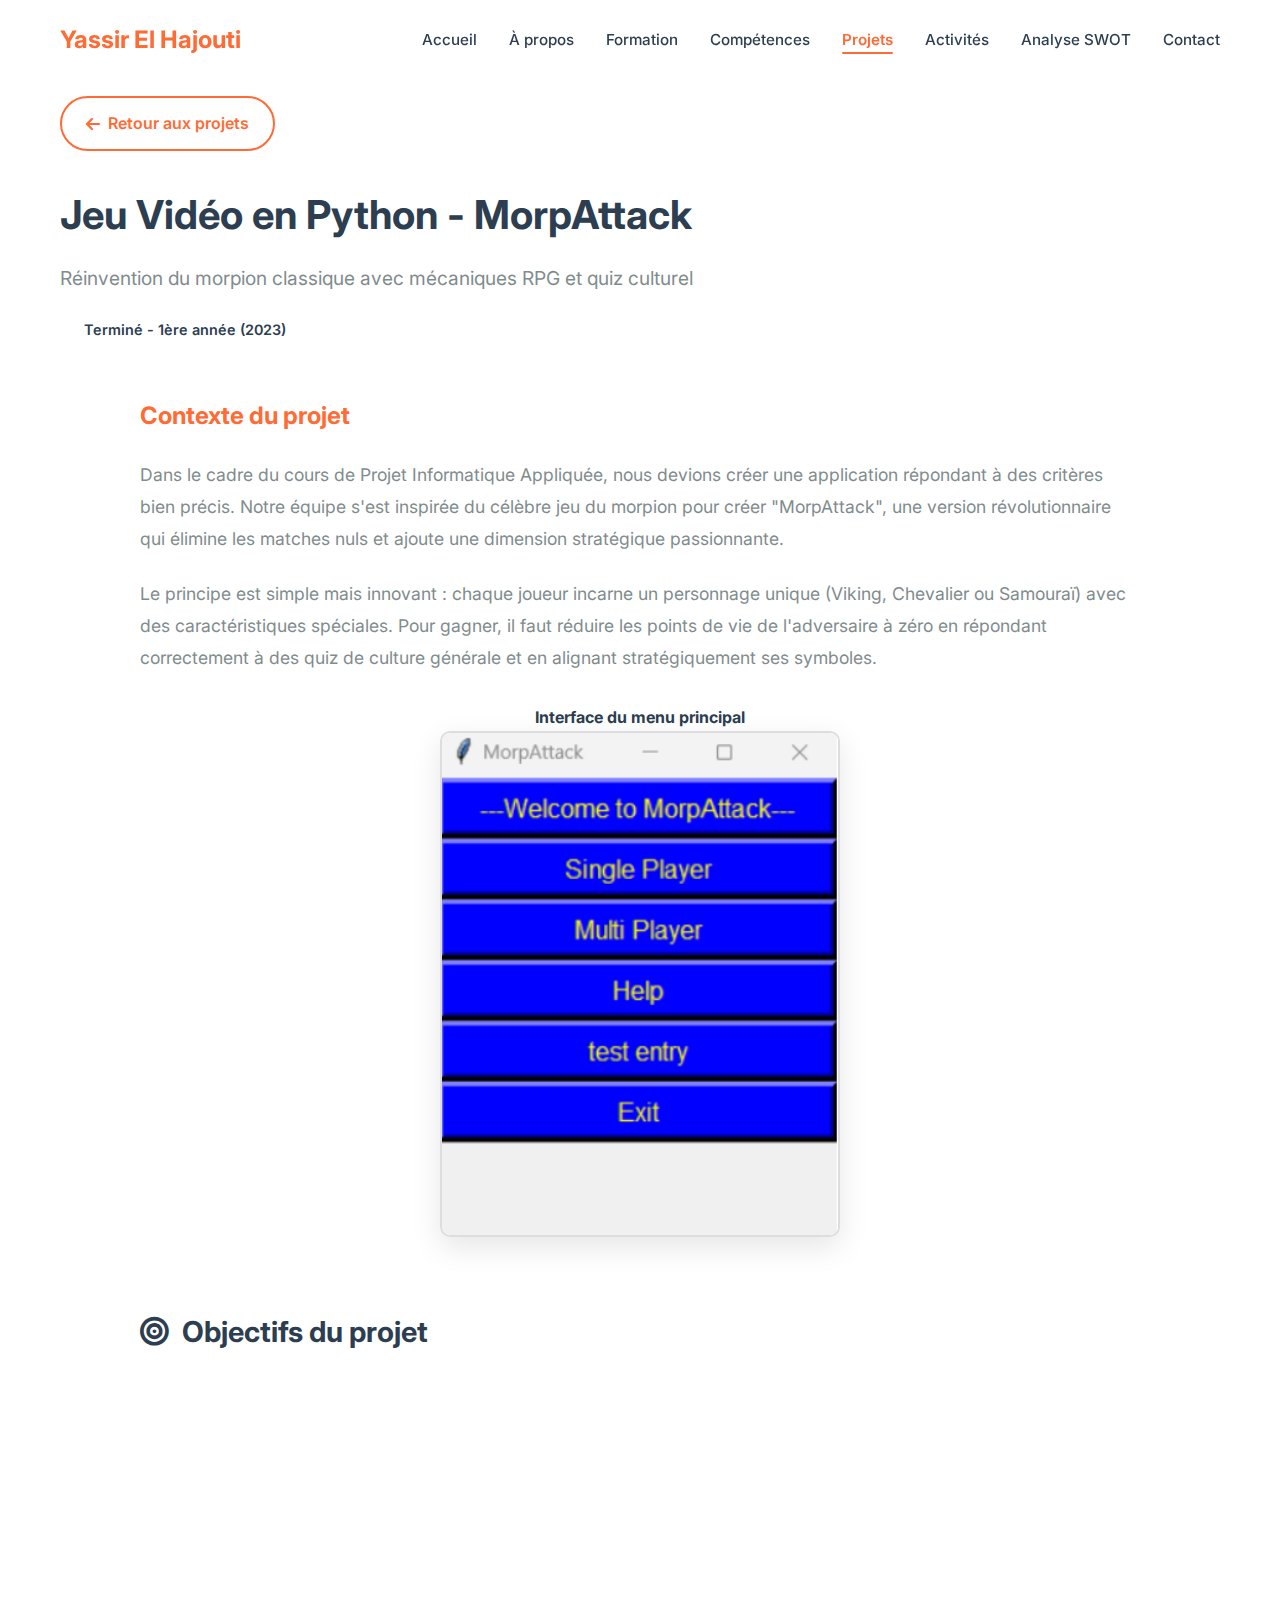
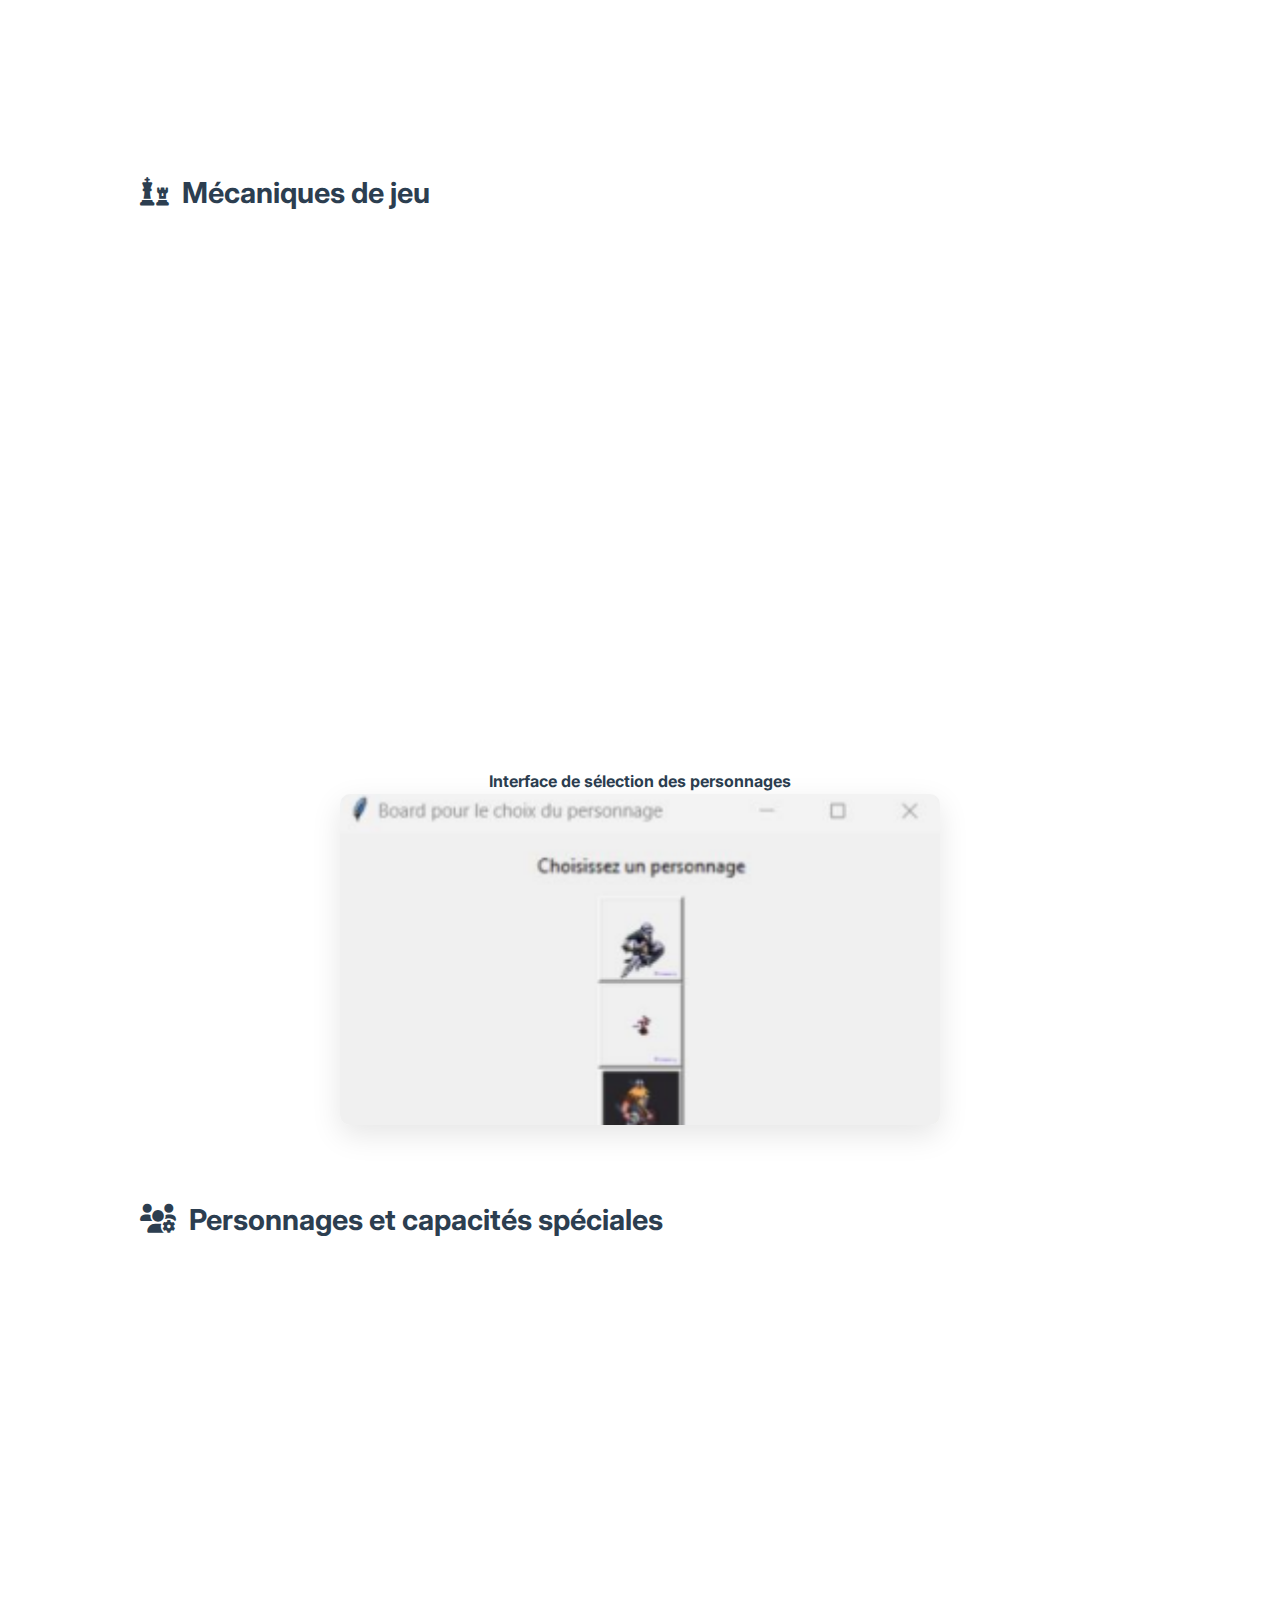
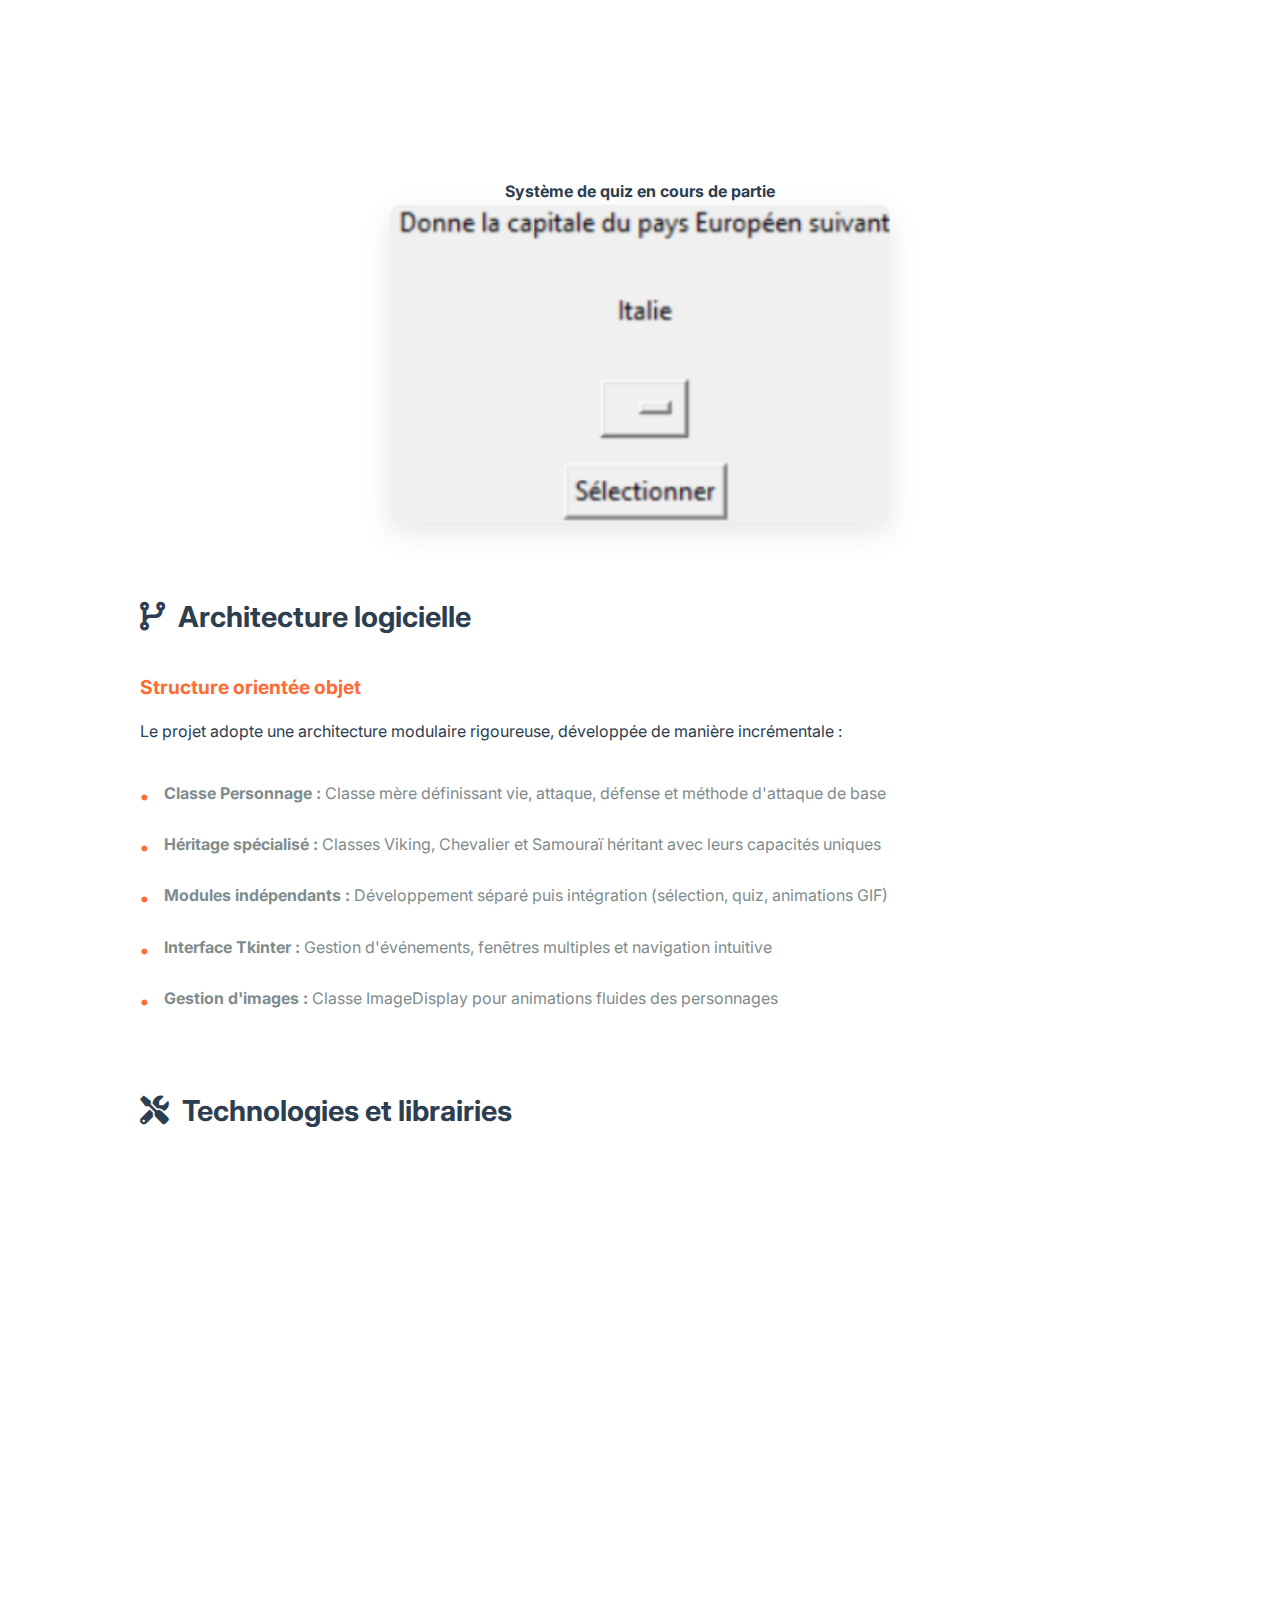
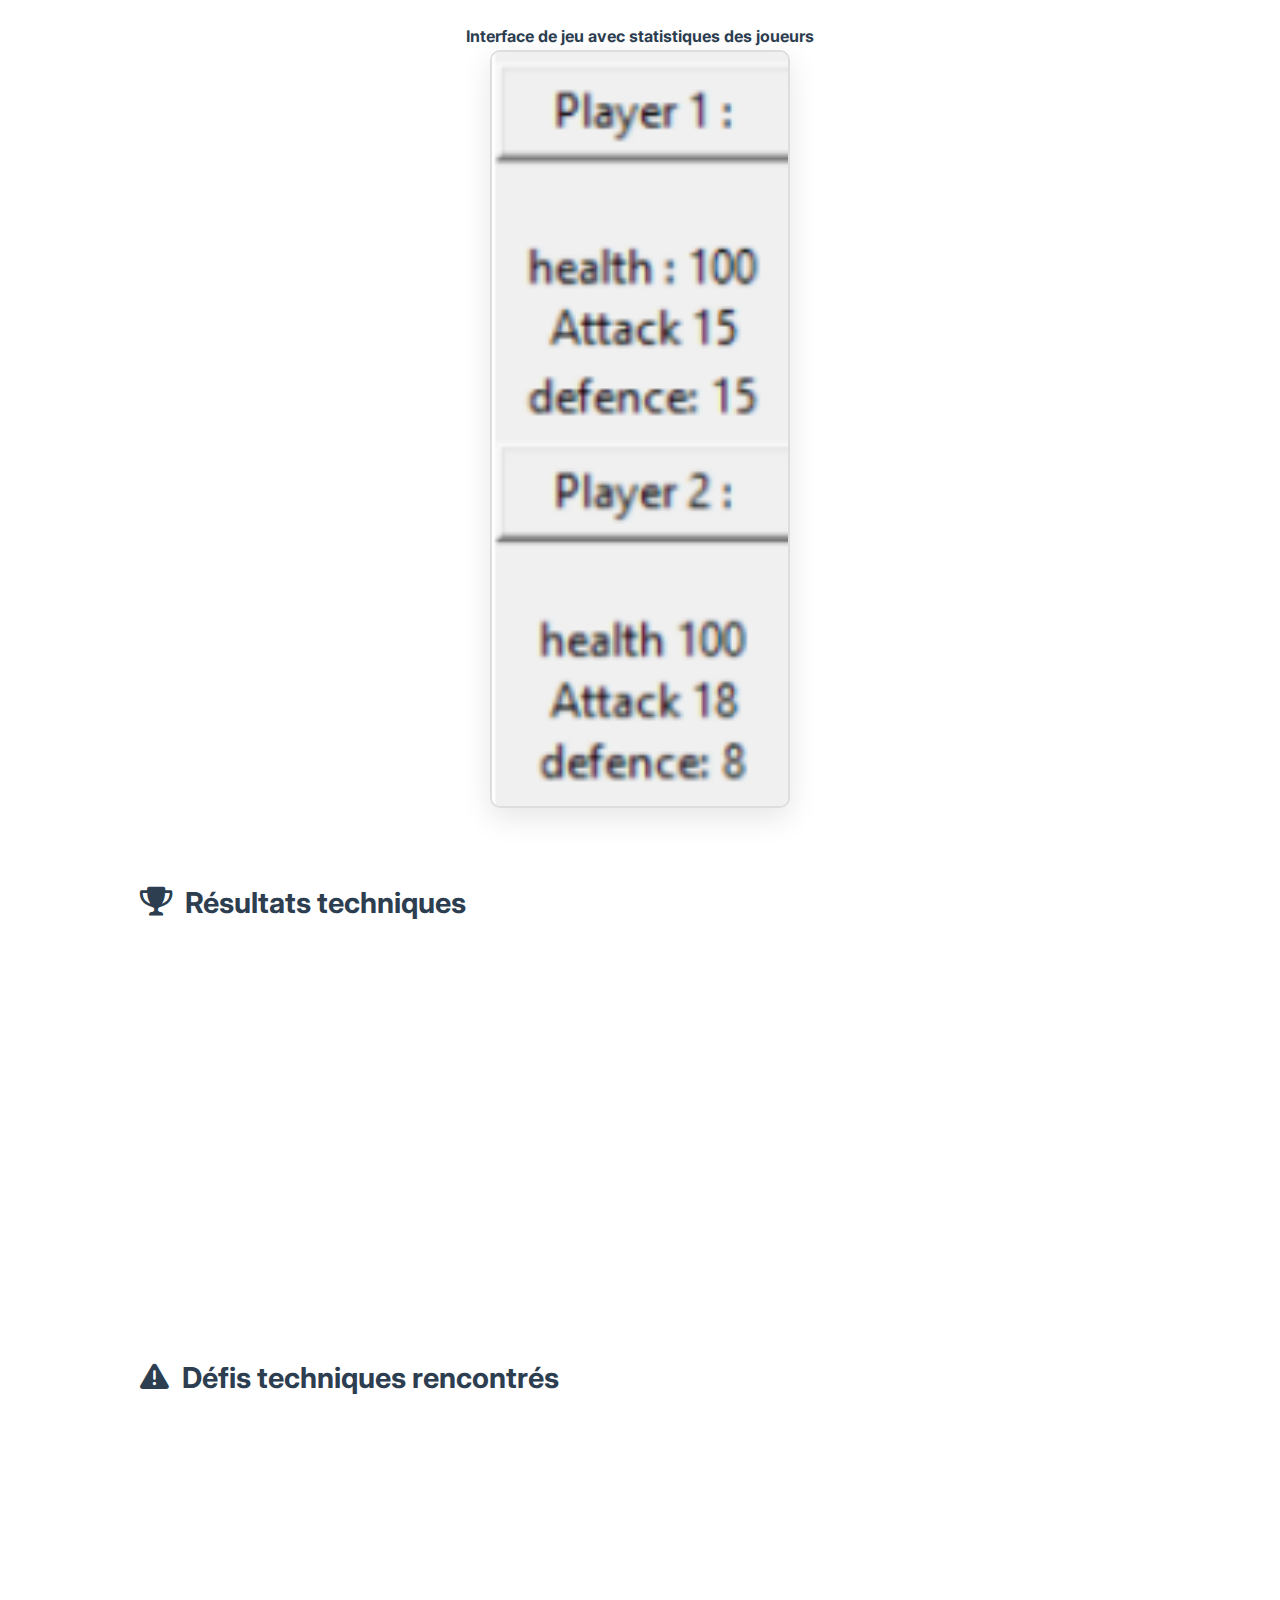
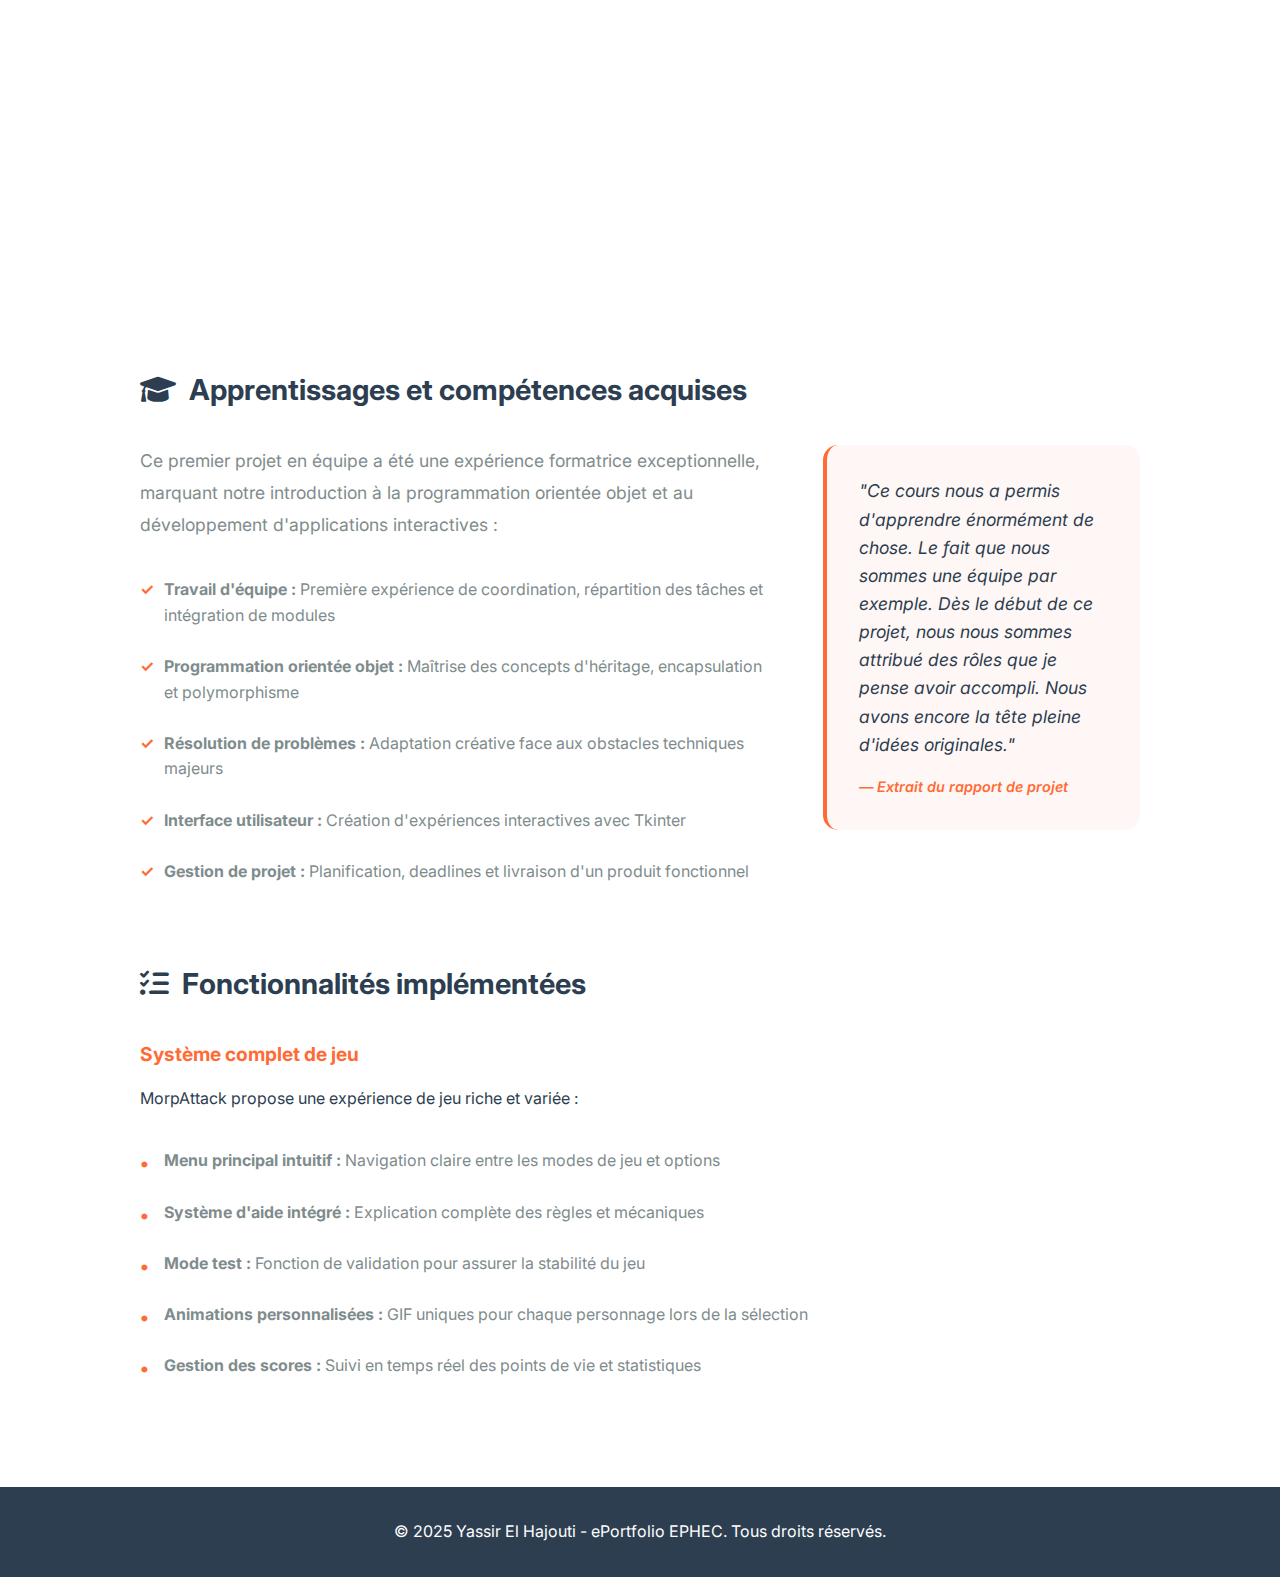
<file: projet-jeu-video.html>
<!DOCTYPE html>
<html lang="fr">

<head>
    <meta charset="UTF-8">
    <meta name="viewport" content="width=device-width, initial-scale=1.0">
    <title>Jeu Vidéo en Python - MorpAttack | Yassir El Hajouti</title>
    <link href="https://fonts.googleapis.com/css2?family=Inter:wght@300;400;500;600;700&display=swap" rel="stylesheet">
    <link rel="stylesheet" href="https://cdnjs.cloudflare.com/ajax/libs/font-awesome/6.0.0/css/all.min.css">
    <link rel="stylesheet" href="style.css">
    <link rel="stylesheet" href="projet-detail.css">
</head>

<body>
    <!-- Navigation -->
    <nav class="navbar" id="navbar">
        <div class="nav-container">
            <div class="nav-brand">
                <h2>Yassir El Hajouti</h2>
            </div>
            <ul class="nav-menu" id="nav-menu">
                <li><a href="index.html#accueil" class="nav-link">Accueil</a></li>
                <li><a href="index.html#about" class="nav-link">À propos</a></li>
                <li><a href="index.html#formation" class="nav-link">Formation</a></li>
                <li><a href="index.html#competences" class="nav-link">Compétences</a></li>
                <li><a href="index.html#projets" class="nav-link active">Projets</a></li>
                <li><a href="index.html#activites" class="nav-link">Activités</a></li>
                <li><a href="index.html#swot" class="nav-link">Analyse SWOT</a></li>
                <li><a href="index.html#contact" class="nav-link">Contact</a></li>
            </ul>
            <div class="hamburger" id="hamburger">
                <span></span>
                <span></span>
                <span></span>
            </div>
        </div>
    </nav>

    <!-- Détail Projet Jeu Vidéo -->
    <section class="projet-detail">
        <div class="container">
            <div class="section-header">
                <a href="index.html#projets" class="btn-retour">
                    <i class="fas fa-arrow-left"></i> Retour aux projets
                </a>
                <h1 class="section-title">Jeu Vidéo en Python - MorpAttack</h1>
                <p class="section-subtitle">Réinvention du morpion classique avec mécaniques RPG et quiz culturel</p>
                <div class="projet-status-badge">
                    <span class="status-badge termine">Terminé - 1ère année (2023)</span>
                </div>
            </div>

            <div class="projet-detail-content">
                <!-- Introduction du projet -->
                <div class="projet-intro">
                    <div class="intro-text">
                        <h3>Contexte du projet</h3>
                        <p>Dans le cadre du cours de Projet Informatique Appliquée, nous devions créer une application
                            répondant à des critères bien précis. Notre équipe s'est inspirée du célèbre jeu du morpion
                            pour créer "MorpAttack", une version révolutionnaire qui élimine les matches nuls et ajoute
                            une dimension stratégique passionnante.</p>
                        <p>Le principe est simple mais innovant : chaque joueur incarne un personnage unique (Viking,
                            Chevalier ou Samouraï) avec des caractéristiques spéciales. Pour gagner, il faut réduire les
                            points de vie de l'adversaire à zéro en répondant correctement à des quiz de culture
                            générale et en alignant stratégiquement ses symboles.</p>
                    </div>
                </div>

                <!-- Menu principal du jeu -->
                <div class="intro-image" style="margin-top: 2rem;">
                    <div style="text-align: center;">
                        <h4>Interface du menu principal</h4>
                        <img src="menu_principal.jpg" alt="Menu principal de MorpAttack" class="projet-img"
                            style="max-width: 400px; width: 100%; border: 2px solid #ddd;">
                    </div>
                </div>

                <!-- Objectifs du projet -->
                <div class="objectifs-section">
                    <h3><i class="fas fa-bullseye"></i> Objectifs du projet</h3>
                    <div class="objectifs-grid">
                        <div class="objectif-item">
                            <div class="objectif-icon">
                                <i class="fas fa-gamepad"></i>
                            </div>
                            <h4>Innovation ludique</h4>
                            <p>Transformer le morpion traditionnel en jeu de stratégie dynamique avec des personnages
                                RPG et éliminer définitivement les matches nuls.</p>
                        </div>
                        <div class="objectif-item">
                            <div class="objectif-icon">
                                <i class="fas fa-brain"></i>
                            </div>
                            <h4>Éducation par le jeu</h4>
                            <p>Intégrer un système de quiz culturel pour allier divertissement et apprentissage à
                                travers des questions de géographie européenne.</p>
                        </div>
                        <div class="objectif-item">
                            <div class="objectif-icon">
                                <i class="fas fa-code"></i>
                            </div>
                            <h4>Maîtrise technique</h4>
                            <p>Développer nos compétences en programmation orientée objet, interface graphique et
                                gestion d'événements avec Python et Tkinter.</p>
                        </div>
                    </div>
                </div>

                <!-- Principe du jeu -->
                <div class="defis-section">
                    <h3><i class="fas fa-chess"></i> Mécaniques de jeu</h3>
                    <div class="defis-container">
                        <div class="defi-hardware">
                            <h4><i class="fas fa-sword"></i> Système de combat</h4>
                            <ul>
                                <li><strong>Sélection de personnage :</strong> Choix parmi 3 classes aux statistiques
                                    uniques</li>
                                <li><strong>Points de vie :</strong> Chaque personnage débute avec 100 PV</li>
                                <li><strong>Mécaniques spéciales :</strong> Capacités uniques par classe (Fureur,
                                    Bouclier, Précision)</li>
                                <li><strong>Condition de victoire :</strong> Réduire les PV adverses à zéro</li>
                            </ul>
                        </div>
                        <div class="defi-software">
                            <h4><i class="fas fa-map"></i> Quiz géographique</h4>
                            <ul>
                                <li><strong>Questions européennes :</strong> Capitales des pays européens (Belgique,
                                    France, Espagne, Danemark, Italie)</li>
                                <li><strong>Système de bonus :</strong> 3 bonnes réponses consécutives = attaque
                                    spéciale</li>
                                <li><strong>Pénalité :</strong> Mauvaise réponse remet le compteur à zéro</li>
                                <li><strong>Alignement bonus :</strong> 3 symboles alignés = attaque gratuite immédiate
                                </li>
                            </ul>
                        </div>
                    </div>
                </div>

                <!-- Sélection de personnages -->
                <div class="intro-image" style="margin-top: 2rem;">
                    <div style="text-align: center;">
                        <h4>Interface de sélection des personnages</h4>
                        <img src="selection_personnages.jpg" alt="Sélection des personnages" class="projet-img"
                            style="max-width: 600px; width: 100%;">
                    </div>
                </div>

                <!-- Personnages et mécaniques -->
                <div class="technologies-section">
                    <h3><i class="fas fa-users-cog"></i> Personnages et capacités spéciales</h3>
                    <div class="tech-grid">
                        <div class="tech-category">
                            <h4><i class="fas fa-hammer"></i> Viking - Fureur</h4>
                            <div class="tech-tags">
                                <span class="tech-tag">100 PV</span>
                                <span class="tech-tag">20 Attaque</span>
                                <span class="tech-tag">10 Défense</span>
                                <span class="tech-tag">Rage destructrice</span>
                            </div>
                            <p>Jauge de fureur qui se remplit à chaque attaque (+1). Au 3ème coup, dégâts doublés
                                automatiquement et jauge remise à zéro. Statistiques d'attaque élevées pour maximiser
                                les dégâts en rage.</p>
                        </div>
                        <div class="tech-category">
                            <h4><i class="fas fa-shield-alt"></i> Chevalier - Bouclier</h4>
                            <div class="tech-tags">
                                <span class="tech-tag">100 PV</span>
                                <span class="tech-tag">15 Attaque</span>
                                <span class="tech-tag">15 Défense</span>
                                <span class="tech-tag">Protection initiale</span>
                            </div>
                            <p>Possède un bouclier magique au début de la partie. La première attaque reçue a ses dégâts
                                divisés par deux, puis le bouclier disparaît définitivement. Statistiques équilibrées.
                            </p>
                        </div>
                        <div class="tech-category">
                            <h4><i class="fas fa-eye"></i> Samouraï - Précision</h4>
                            <div class="tech-tags">
                                <span class="tech-tag">100 PV</span>
                                <span class="tech-tag">18 Attaque</span>
                                <span class="tech-tag">8 Défense</span>
                                <span class="tech-tag">Frappe critique</span>
                            </div>
                            <p>Débute avec 10% de chance de doubler les dégâts. Chaque utilisation de la précision
                                réduit la probabilité de 10%. Facteur chance qui peut changer le cours d'une bataille.
                            </p>
                        </div>
                    </div>
                </div>

                <!-- Quiz en action -->
                <div class="intro-image" style="margin-top: 2rem;">
                    <div style="text-align: center;">
                        <h4>Système de quiz en cours de partie</h4>
                        <img src="quiz_exemple.jpg" alt="Exemple de quiz géographique" class="projet-img"
                            style="max-width: 500px; width: 100%;">
                    </div>
                </div>

                <!-- Architecture technique -->
                <div class="analyse-section">
                    <h3><i class="fas fa-code-branch"></i> Architecture logicielle</h3>
                    <div class="analyse-content">
                        <div class="analyse-text">
                            <h4>Structure orientée objet</h4>
                            <p>Le projet adopte une architecture modulaire rigoureuse, développée de manière
                                incrémentale :</p>
                            <ul>
                                <li><strong>Classe Personnage :</strong> Classe mère définissant vie, attaque, défense
                                    et méthode d'attaque de base</li>
                                <li><strong>Héritage spécialisé :</strong> Classes Viking, Chevalier et Samouraï
                                    héritant avec leurs capacités uniques</li>
                                <li><strong>Modules indépendants :</strong> Développement séparé puis intégration
                                    (sélection, quiz, animations GIF)</li>
                                <li><strong>Interface Tkinter :</strong> Gestion d'événements, fenêtres multiples et
                                    navigation intuitive</li>
                                <li><strong>Gestion d'images :</strong> Classe ImageDisplay pour animations fluides des
                                    personnages</li>
                            </ul>
                        </div>
                    </div>
                </div>

                <!-- Technologies utilisées -->
                <div class="competences-developpees">
                    <h3><i class="fas fa-tools"></i> Technologies et librairies</h3>
                    <div class="competences-grid">
                        <div class="competence-category">
                            <h4>Stack technique</h4>
                            <ul>
                                <li>Python 3.x avec programmation orientée objet avancée</li>
                                <li>Tkinter pour l'interface graphique complète</li>
                                <li>PIL (Image, ImageTk) pour gestion des GIF animés</li>
                                <li>Random pour sélection aléatoire des questions</li>
                                <li>Functools.partial pour gestion des callbacks complexes</li>
                            </ul>
                        </div>
                        <div class="competence-category">
                            <h4>Fonctionnalités développées</h4>
                            <ul>
                                <li>Système de fenêtres multiples avec navigation</li>
                                <li>Animations GIF personnalisées par personnage</li>
                                <li>Gestion d'états complexes (bonus, capacités spéciales)</li>
                                <li>Interface de quiz avec validation en temps réel</li>
                                <li>Affichage dynamique des statistiques de combat</li>
                            </ul>
                        </div>
                    </div>
                </div>

                <!-- Interface de jeu -->
                <div class="intro-image" style="margin-top: 2rem;">
                    <div style="text-align: center;">
                        <h4>Interface de jeu avec statistiques des joueurs</h4>
                        <img src="interface_jeu.jpg" alt="Interface de jeu complète" class="projet-img"
                            style="max-width: 300px; width: 100%; border: 2px solid #ddd;">
                    </div>
                </div>

                <!-- Résultats -->
                <div class="resultats-section">
                    <h3><i class="fas fa-trophy"></i> Résultats techniques</h3>
                    <div class="resultats-grid">
                        <div class="resultat-item">
                            <div class="resultat-metric">
                                <span class="metric-value">800+</span>
                                <span class="metric-label">Lignes de code</span>
                            </div>
                            <p>Code Python structuré avec documentation complète et commentaires détaillés</p>
                        </div>
                        <div class="resultat-item">
                            <div class="resultat-metric">
                                <span class="metric-value">10</span>
                                <span class="metric-label">Classes développées</span>
                            </div>
                            <p>Architecture modulaire avec héritage et encapsulation respectés</p>
                        </div>
                        <div class="resultat-item">
                            <div class="resultat-metric">
                                <span class="metric-value">5</span>
                                <span class="metric-label">Interfaces graphiques</span>
                            </div>
                            <p>Menu, sélection, quiz, jeu et aide avec navigation fluide</p>
                        </div>
                        <div class="resultat-item">
                            <div class="resultat-metric">
                                <span class="metric-value">3</span>
                                <span class="metric-label">Modes de jeu</span>
                            </div>
                            <p>Multijoueur, aide détaillée et fonction de test intégrée</p>
                        </div>
                    </div>
                </div>

                <!-- Défis techniques -->
                <div class="perspectives-section">
                    <h3><i class="fas fa-exclamation-triangle"></i> Défis techniques rencontrés</h3>
                    <div class="perspectives-content">
                        <div class="perspective-item">
                            <h4><i class="fas fa-puzzle-piece"></i> Problèmes majeurs</h4>
                            <ul>
                                <li>Abandon du système de cartes initial trop complexe avec Canvas</li>
                                <li>Synchronisation entre quiz et placement des symboles impossible</li>
                                <li>Assemblage difficile des modules développés séparément</li>
                                <li>Réinitialisation du plateau non fonctionnelle (problème non résolu)</li>
                                <li>Gestion des animations GIF avec PIL plus complexe que prévu</li>
                            </ul>
                        </div>
                        <div class="perspective-item">
                            <h4><i class="fas fa-lightbulb"></i> Solutions créatives</h4>
                            <ul>
                                <li>Remplacement du système de cartes par quiz + mécaniques de classe</li>
                                <li>Création d'un système de jauge bonus pour contourner la synchronisation</li>
                                <li>Aide de l'enseignant pour l'intégration des modules</li>
                                <li>Adaptation des règles : fin de partie accélérée quand plateau plein</li>
                                <li>Classe ImageDisplay dédiée pour gérer les animations</li>
                            </ul>
                        </div>
                    </div>
                </div>

                <!-- Impact pédagogique -->
                <div class="impact-section">
                    <h3><i class="fas fa-graduation-cap"></i> Apprentissages et compétences acquises</h3>
                    <div class="impact-content">
                        <div class="impact-text">
                            <p>Ce premier projet en équipe a été une expérience formatrice exceptionnelle, marquant
                                notre introduction à la programmation orientée objet et au développement d'applications
                                interactives :</p>
                            <ul>
                                <li><strong>Travail d'équipe :</strong> Première expérience de coordination, répartition
                                    des tâches et intégration de modules</li>
                                <li><strong>Programmation orientée objet :</strong> Maîtrise des concepts d'héritage,
                                    encapsulation et polymorphisme</li>
                                <li><strong>Résolution de problèmes :</strong> Adaptation créative face aux obstacles
                                    techniques majeurs</li>
                                <li><strong>Interface utilisateur :</strong> Création d'expériences interactives avec
                                    Tkinter</li>
                                <li><strong>Gestion de projet :</strong> Planification, deadlines et livraison d'un
                                    produit fonctionnel</li>
                            </ul>
                        </div>
                        <div class="impact-quote">
                            <blockquote>
                                "Ce cours nous a permis d'apprendre énormément de chose. Le fait que nous sommes une
                                équipe par exemple. Dès le début de ce projet, nous nous sommes attribué des rôles que
                                je pense avoir accompli. Nous avons encore la tête pleine d'idées originales."
                                <cite>— Extrait du rapport de projet</cite>
                            </blockquote>
                        </div>
                    </div>
                </div>

                <!-- Fonctionnalités du jeu -->
                <div class="analyse-section" style="margin-top: 3rem;">
                    <h3><i class="fas fa-list-check"></i> Fonctionnalités implémentées</h3>
                    <div class="analyse-content">
                        <div class="analyse-text">
                            <h4>Système complet de jeu</h4>
                            <p>MorpAttack propose une expérience de jeu riche et variée :</p>
                            <ul>
                                <li><strong>Menu principal intuitif :</strong> Navigation claire entre les modes de jeu
                                    et options</li>
                                <li><strong>Système d'aide intégré :</strong> Explication complète des règles et
                                    mécaniques</li>
                                <li><strong>Mode test :</strong> Fonction de validation pour assurer la stabilité du jeu
                                </li>
                                <li><strong>Animations personnalisées :</strong> GIF uniques pour chaque personnage lors
                                    de la sélection</li>
                                <li><strong>Gestion des scores :</strong> Suivi en temps réel des points de vie et
                                    statistiques</li>
                            </ul>
                        </div>
                    </div>
                </div>
            </div>
        </div>
    </section>

    <!-- Footer -->
    <footer class="footer">
        <div class="container">
            <div class="footer-content">
                <p>&copy; 2025 Yassir El Hajouti - ePortfolio EPHEC. Tous droits réservés.</p>
            </div>
        </div>
    </footer>

    <!-- Back to top button -->
    <button class="back-to-top" id="backToTop">
        <i class="fas fa-arrow-up"></i>
    </button>

    <script src="script.js"></script>
</body>

</html>
</file>
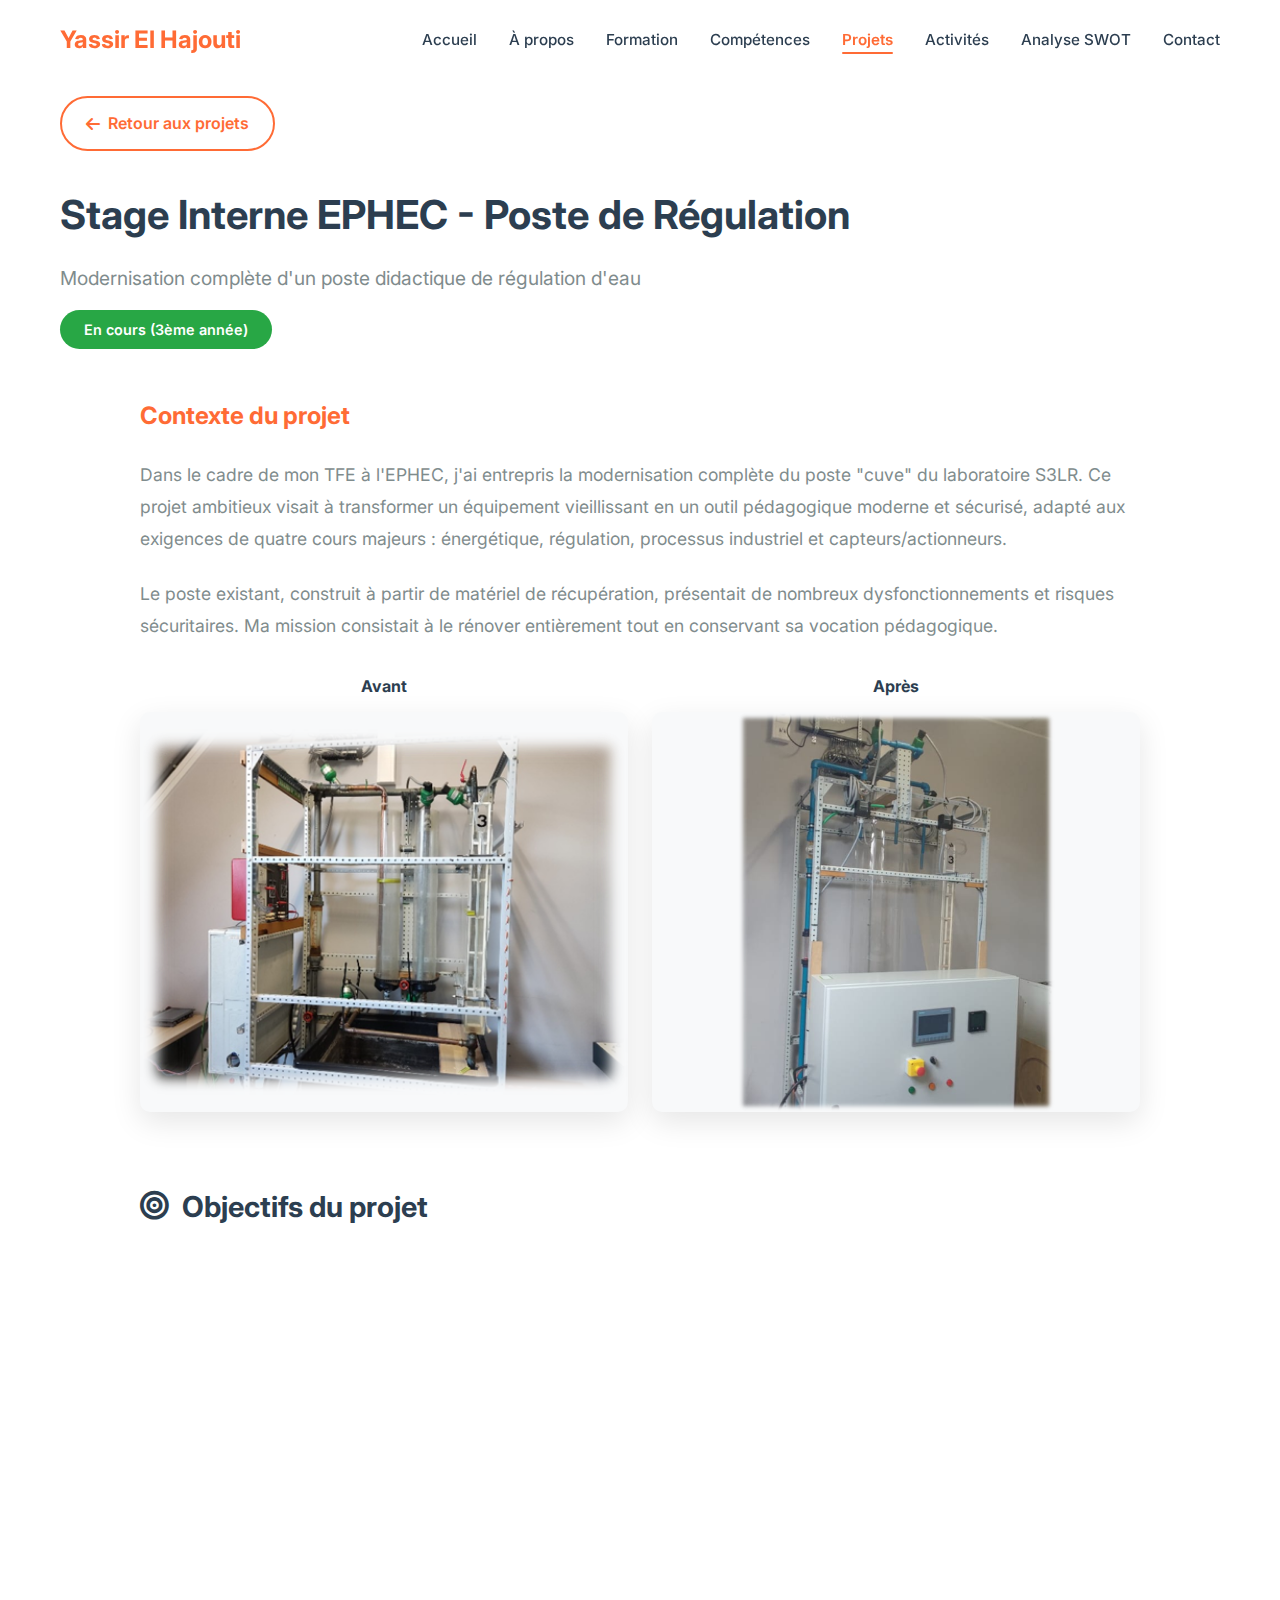
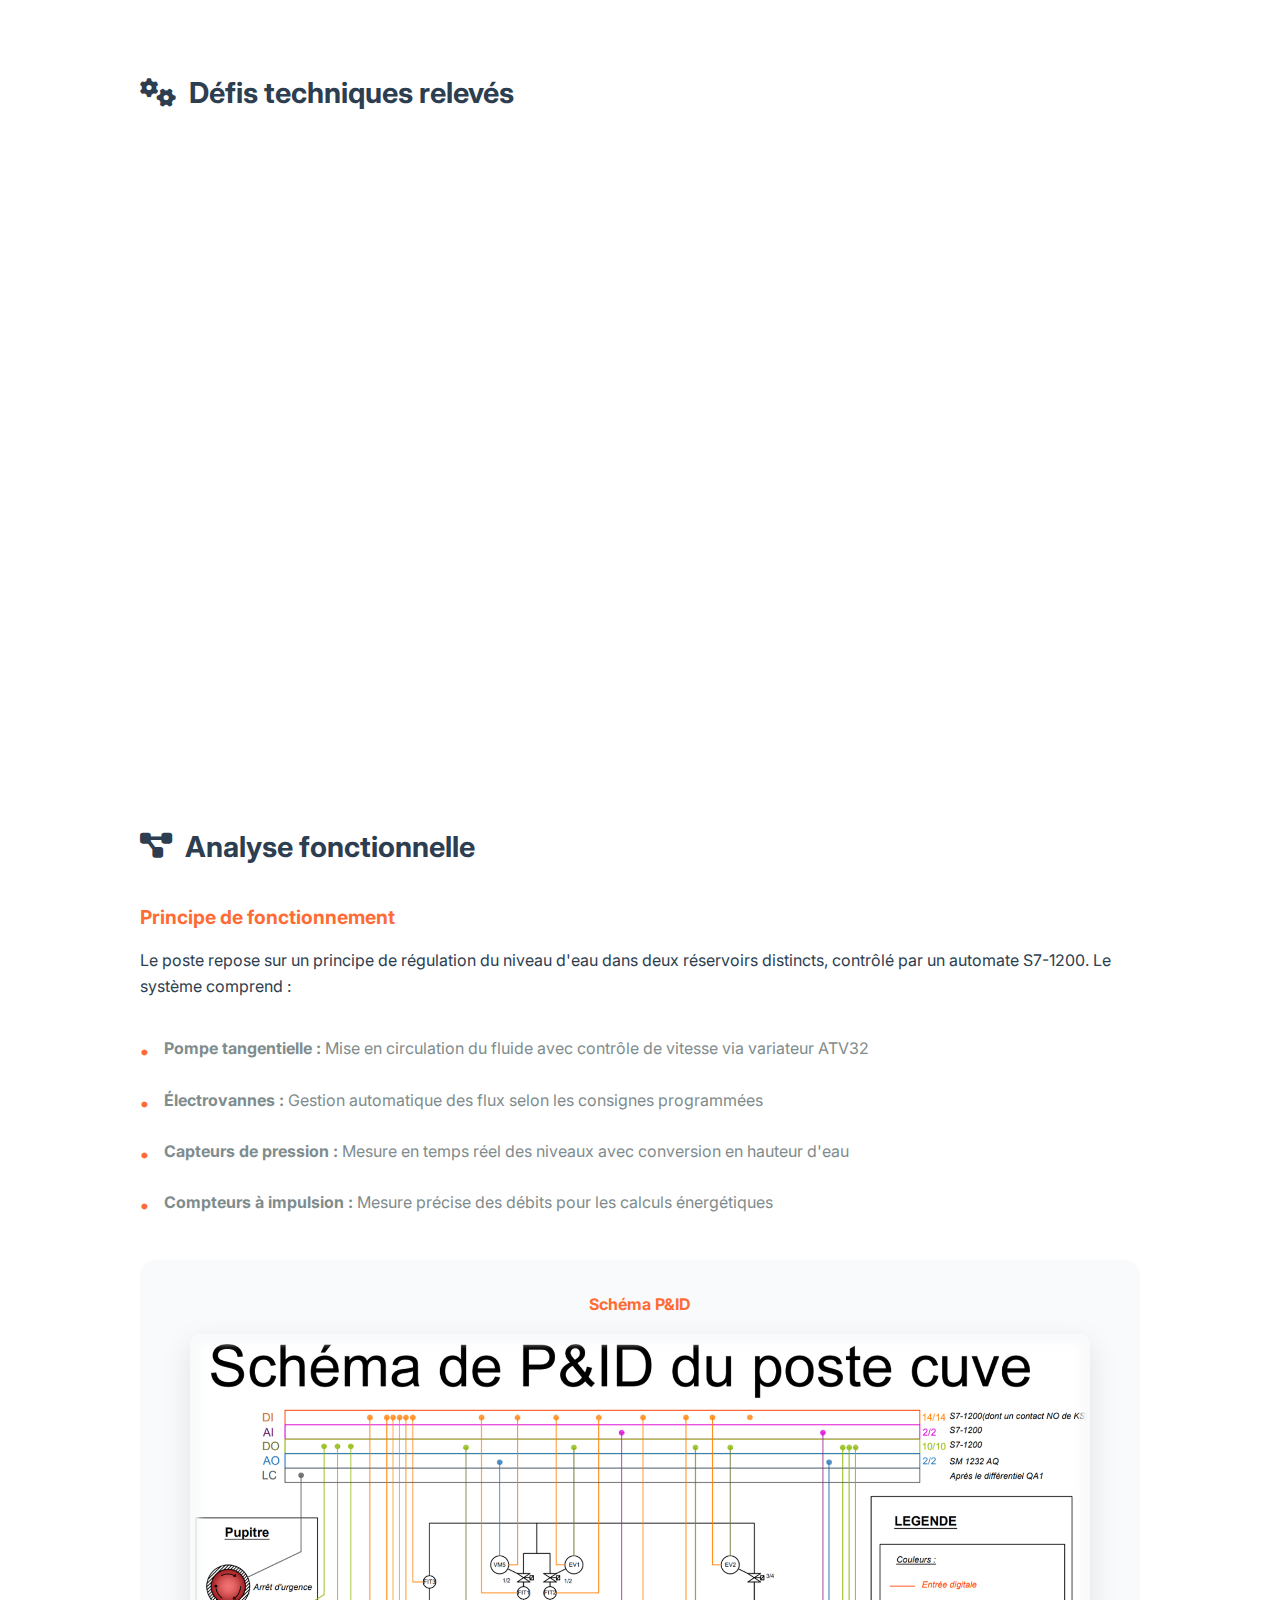
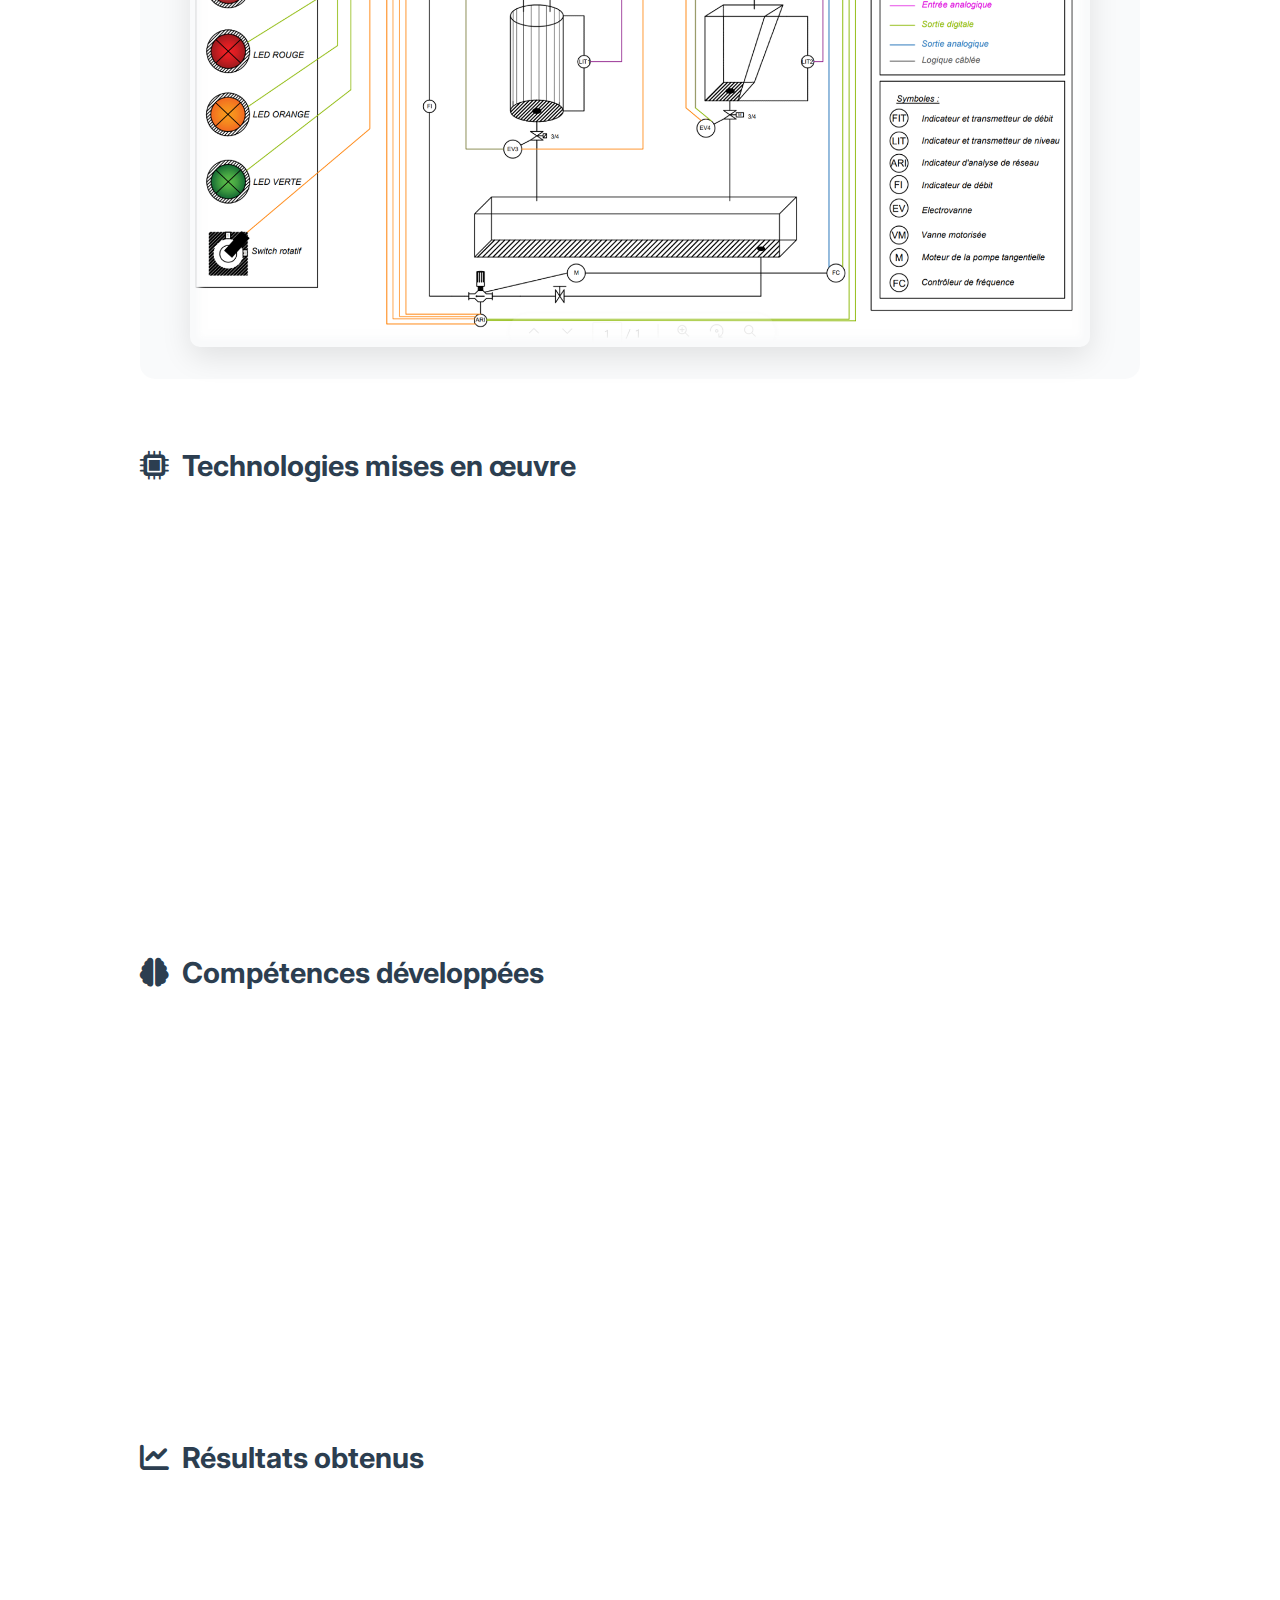
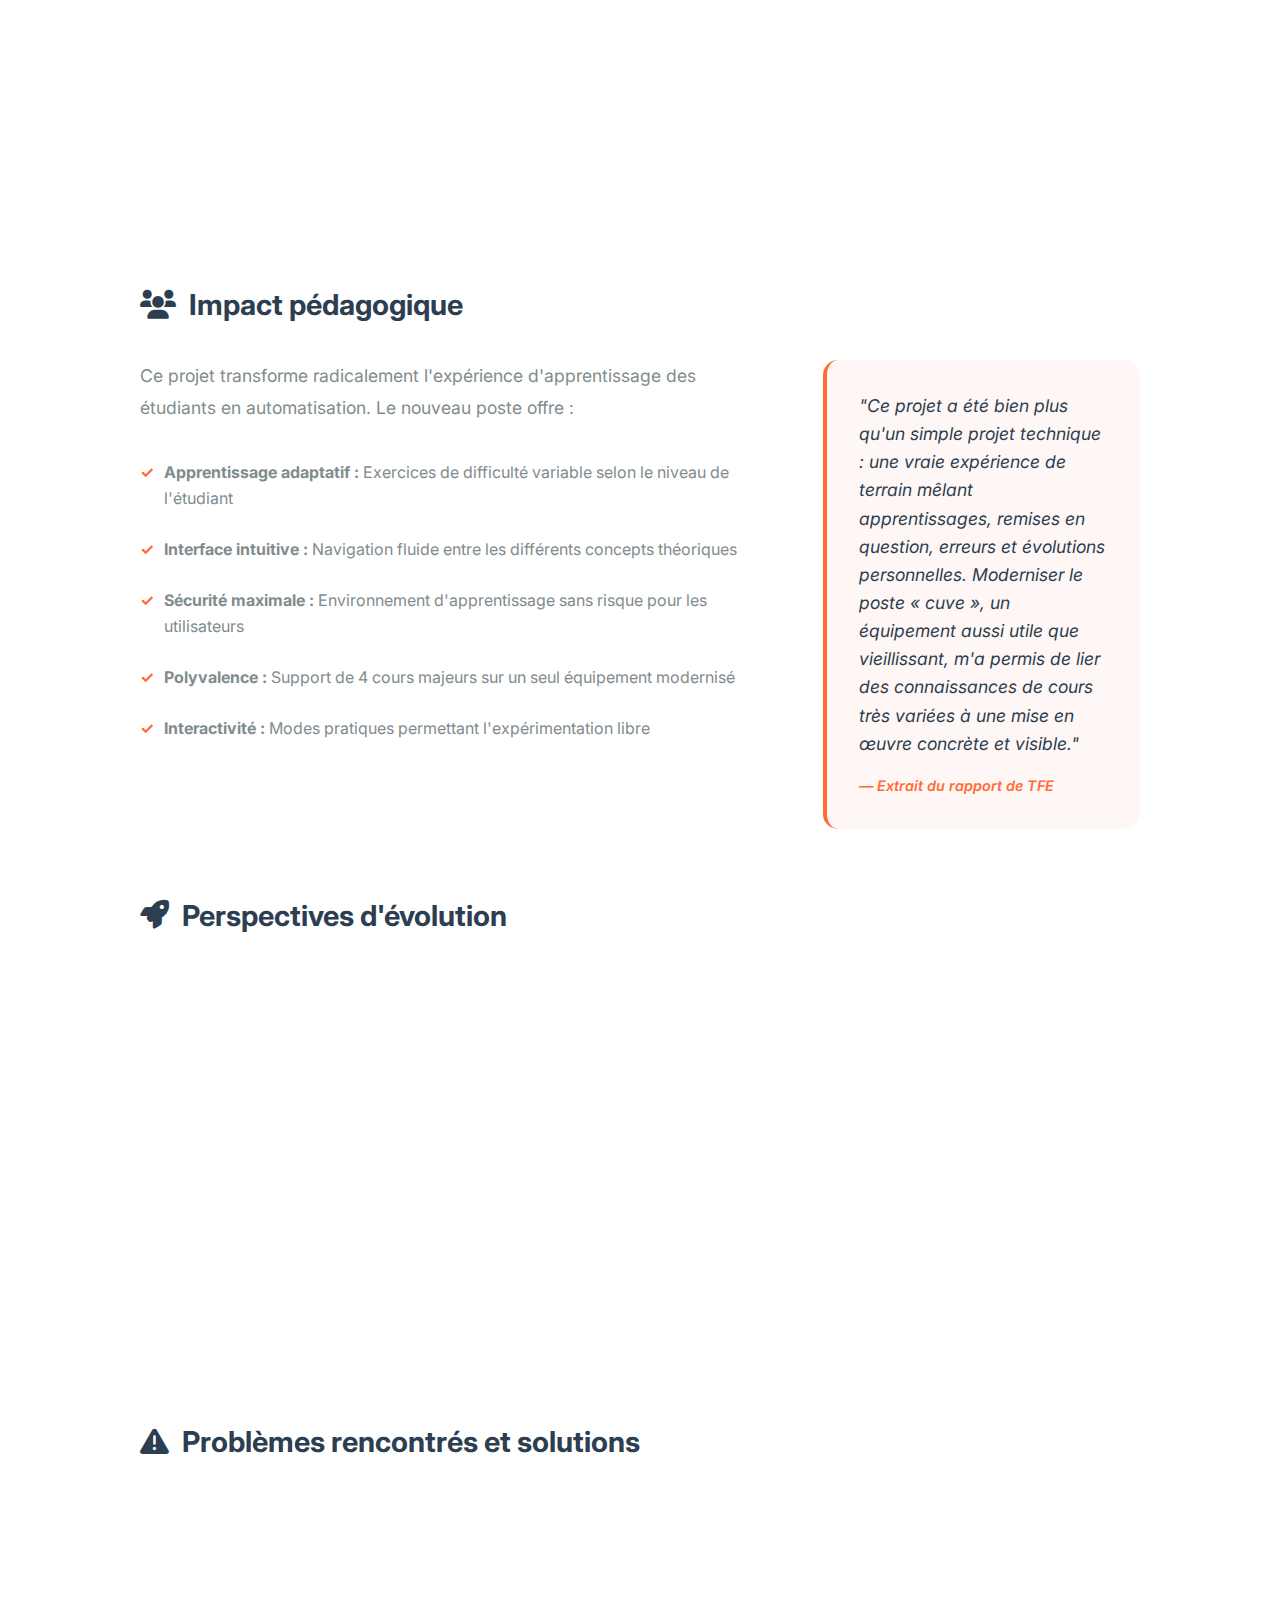
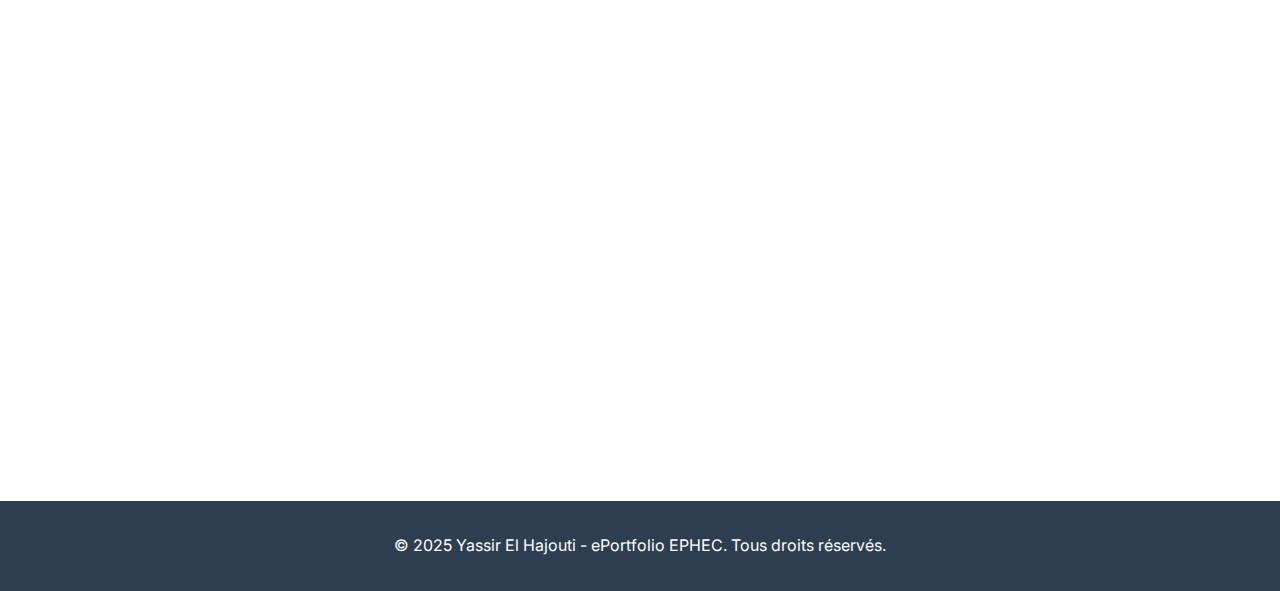
<file: projet-stage-interne.html>
<!DOCTYPE html>
<html lang="fr">

<head>
    <meta charset="UTF-8">
    <meta name="viewport" content="width=device-width, initial-scale=1.0">
    <title>Stage Interne EPHEC - Poste de Régulation | Yassir El Hajouti</title>
    <link href="https://fonts.googleapis.com/css2?family=Inter:wght@300;400;500;600;700&display=swap" rel="stylesheet">
    <link rel="stylesheet" href="https://cdnjs.cloudflare.com/ajax/libs/font-awesome/6.0.0/css/all.min.css">
    <link rel="stylesheet" href="style.css">
    <link rel="stylesheet" href="projet-detail.css">
</head>

<body>
    <!-- Navigation -->
    <nav class="navbar" id="navbar">
        <div class="nav-container">
            <div class="nav-brand">
                <h2>Yassir El Hajouti</h2>
            </div>
            <ul class="nav-menu" id="nav-menu">
                <li><a href="index.html#accueil" class="nav-link">Accueil</a></li>
                <li><a href="index.html#about" class="nav-link">À propos</a></li>
                <li><a href="index.html#formation" class="nav-link">Formation</a></li>
                <li><a href="index.html#competences" class="nav-link">Compétences</a></li>
                <li><a href="index.html#projets" class="nav-link active">Projets</a></li>
                <li><a href="index.html#activites" class="nav-link">Activités</a></li>
                <li><a href="index.html#swot" class="nav-link">Analyse SWOT</a></li>
                <li><a href="index.html#contact" class="nav-link">Contact</a></li>
            </ul>
            <div class="hamburger" id="hamburger">
                <span></span>
                <span></span>
                <span></span>
            </div>
        </div>
    </nav>

    <!-- Détail Projet Stage Interne EPHEC -->
    <section class="projet-detail">
        <div class="container">
            <div class="section-header">
                <a href="index.html#projets" class="btn-retour">
                    <i class="fas fa-arrow-left"></i> Retour aux projets
                </a>
                <h1 class="section-title">Stage Interne EPHEC - Poste de Régulation</h1>
                <p class="section-subtitle">Modernisation complète d'un poste didactique de régulation d'eau</p>
                <div class="projet-status-badge">
                    <span class="status-badge en-cours">En cours (3ème année)</span>
                </div>
            </div>

            <div class="projet-detail-content">
                <!-- Introduction du projet -->
                <div class="projet-intro">
                    <div class="intro-text">
                        <h3>Contexte du projet</h3>
                        <p>Dans le cadre de mon TFE à l'EPHEC, j'ai entrepris la modernisation complète du poste "cuve"
                            du laboratoire S3LR. Ce projet ambitieux visait à transformer un équipement vieillissant en
                            un outil pédagogique moderne et sécurisé, adapté aux exigences de quatre cours majeurs :
                            énergétique, régulation, processus industriel et capteurs/actionneurs.</p>
                        <p>Le poste existant, construit à partir de matériel de récupération, présentait de nombreux
                            dysfonctionnements et risques sécuritaires. Ma mission consistait à le rénover entièrement
                            tout en conservant sa vocation pédagogique.</p>
                    </div>
                </div>
                
                <div class="intro-image">
                    <div class="image-comparison">
                        <div class="comparison-item">
                            <h4>Avant</h4>
                            <img src="ancien_poste.png" alt="Ancien poste" class="comparison-img-ancien">
                        </div>
                        <div class="comparison-item">
                            <h4>Après</h4>
                            <img src="nouveau_poste.png" alt="Nouveau poste" class="comparison-img-nouveau">
                        </div>
                    </div>
                </div>

                <!-- Objectifs du projet -->
                <div class="objectifs-section">
                    <h3><i class="fas fa-bullseye"></i> Objectifs du projet</h3>
                    <div class="objectifs-grid">
                        <div class="objectif-item">
                            <div class="objectif-icon">
                                <i class="fas fa-shield-alt"></i>
                            </div>
                            <h4>Sécurité renforcée</h4>
                            <p>Mise aux normes électriques avec ajout d'un différentiel, relais de sécurité et
                                protection contre les courts-circuits. Élimination des risques d'électrocution.</p>
                        </div>
                        <div class="objectif-item">
                            <div class="objectif-icon">
                                <i class="fas fa-graduation-cap"></i>
                            </div>
                            <h4>Pédagogie améliorée</h4>
                            <p>Interface HMI intuitive avec parcours guidés et exercices adaptatifs pour 4 cours
                                différents. Modes d'apprentissage variés.</p>
                        </div>
                        <div class="objectif-item">
                            <div class="objectif-icon">
                                <i class="fas fa-tools"></i>
                            </div>
                            <h4>Modernisation technique</h4>
                            <p>Remplacement complet de la tuyauterie rouillée, nouveaux capteurs de précision et
                                actionneurs performants.</p>
                        </div>
                    </div>
                </div>

                <!-- Défis techniques -->
                <div class="defis-section">
                    <h3><i class="fas fa-cogs"></i> Défis techniques relevés</h3>
                    <div class="defis-container">
                        <div class="defi-hardware">
                            <h4><i class="fas fa-hammer"></i> Partie Hardware</h4>
                            <ul>
                                <li><strong>Restructuration complète :</strong> Remplacement de tous les tuyaux rouillés
                                    par du Niron résistant et facilement maintenable</li>
                                <li><strong>Nouveau boîtier électrique :</strong> Installation d'une armoire moderne
                                    avec protection différentielle et câble management professionnel</li>
                                <li><strong>Capteurs haute précision :</strong> Intégration de convertisseurs de
                                    pression PRESMAGARD avec écran et configuration flexible</li>
                                <li><strong>Soudure spécialisée :</strong> Apprentissage et maîtrise du soudage de
                                    tuyaux en polypropylène avec équipements de sécurité</li>
                                <li><strong>Analyseur réseau :</strong> Installation d'un CVM-C10 pour monitoring
                                    énergétique en temps réel</li>
                            </ul>
                        </div>
                        <div class="defi-software">
                            <h4><i class="fas fa-code"></i> Partie Software</h4>
                            <ul>
                                <li><strong>Programmation PLC S7-1200 :</strong> Code structuré en SCL avec gestion
                                    multi-modes et sécurités intégrées</li>
                                <li><strong>Interface HMI KTP700 :</strong> Écrans interactifs avec parcours
                                    pédagogiques adaptatifs et navigation intuitive</li>
                                <li><strong>Régulation PID :</strong> Implémentation d'algorithmes de contrôle avancés
                                    pour la gestion des niveaux</li>
                                <li><strong>Modes pédagogiques :</strong> 5 modes distincts (Guidé, Libre, Labo,
                                    Automatisation, Aide)</li>
                                <li><strong>GRAFCET complets :</strong> Modélisation de tous les processus avec
                                    documentation technique exhaustive</li>
                            </ul>
                        </div>
                    </div>
                </div>

                <!-- Analyse fonctionnelle -->
                <div class="analyse-section">
                    <h3><i class="fas fa-project-diagram"></i> Analyse fonctionnelle</h3>
                    <div class="analyse-content">
                        <div class="analyse-text">
                            <h4>Principe de fonctionnement</h4>
                            <p>Le poste repose sur un principe de régulation du niveau d'eau dans deux réservoirs
                                distincts, contrôlé par un automate S7-1200. Le système comprend :</p>
                            <ul>
                                <li><strong>Pompe tangentielle :</strong> Mise en circulation du fluide avec contrôle de
                                    vitesse via variateur ATV32</li>
                                <li><strong>Électrovannes :</strong> Gestion automatique des flux selon les consignes
                                    programmées</li>
                                <li><strong>Capteurs de pression :</strong> Mesure en temps réel des niveaux avec
                                    conversion en hauteur d'eau</li>
                                <li><strong>Compteurs à impulsion :</strong> Mesure précise des débits pour les calculs
                                    énergétiques</li>
                            </ul>
                        </div>
                        <div class="analyse-schema">
                            <h4>Schéma P&ID</h4>
                            <div class="schema-placeholder">
                                <img src="principe_new_poste.png" alt="Schéma de principe du nouveau poste"
                                    class="projet-img">
                            </div>
                        </div>
                    </div>
                </div>

                <!-- Technologies utilisées -->
                <div class="technologies-section">
                    <h3><i class="fas fa-microchip"></i> Technologies mises en œuvre</h3>
                    <div class="tech-grid">
                        <div class="tech-category">
                            <h4><i class="fas fa-robot"></i> Automatisation</h4>
                            <div class="tech-tags">
                                <span class="tech-tag">PLC Siemens S7-1200</span>
                                <span class="tech-tag">TIA Portal V19</span>
                                <span class="tech-tag">SCL Programming</span>
                                <span class="tech-tag">HMI KTP700</span>
                                <span class="tech-tag">GRAFCET</span>
                            </div>
                        </div>
                        <div class="tech-category">
                            <h4><i class="fas fa-thermometer-half"></i> Instrumentation</h4>
                            <div class="tech-tags">
                                <span class="tech-tag">Capteurs PRESMAGARD</span>
                                <span class="tech-tag">Compteurs à impulsion</span>
                                <span class="tech-tag">Analyseur réseau CVM-C10</span>
                                <span class="tech-tag">Variateur ATV32</span>
                                <span class="tech-tag">Électrovannes ASCO</span>
                            </div>
                        </div>
                        <div class="tech-category">
                            <h4><i class="fas fa-drafting-compass"></i> Conception</h4>
                            <div class="tech-tags">
                                <span class="tech-tag">AutoCAD Electrical</span>
                                <span class="tech-tag">Fusion 360</span>
                                <span class="tech-tag">Schémas P&ID</span>
                                <span class="tech-tag">Modélisation 3D</span>
                                <span class="tech-tag">Documentation technique</span>
                            </div>
                        </div>
                    </div>
                </div>

                <!-- Compétences développées -->
                <div class="competences-developpees">
                    <h3><i class="fas fa-brain"></i> Compétences développées</h3>
                    <div class="competences-grid">
                        <div class="competence-category">
                            <h4>Techniques</h4>
                            <ul>
                                <li>Soudage de tuyaux en polypropylène</li>
                                <li>Câblage d'armoires électriques</li>
                                <li>Programmation automate S7-1200</li>
                                <li>Configuration de variateurs de fréquence</li>
                                <li>Étalonnage de capteurs de pression</li>
                            </ul>
                        </div>
                        <div class="competence-category">
                            <h4>Méthodologiques</h4>
                            <ul>
                                <li>Gestion de projet technique</li>
                                <li>Rédaction de documentation</li>
                                <li>Analyse de risques sécuritaires</li>
                                <li>Tests et validation de systèmes</li>
                                <li>Respect des normes industrielles</li>
                            </ul>
                        </div>
                    </div>
                </div>

                <!-- Résultats -->
                <div class="resultats-section">
                    <h3><i class="fas fa-chart-line"></i> Résultats obtenus</h3>
                    <div class="resultats-grid">
                        <div class="resultat-item">
                            <div class="resultat-metric">
                                <span class="metric-value">100%</span>
                                <span class="metric-label">Sécurité</span>
                            </div>
                            <p>Mise aux normes électriques complète avec protection différentielle et arrêt d'urgence
                            </p>
                        </div>
                        <div class="resultat-item">
                            <div class="resultat-metric">
                                <span class="metric-value">4</span>
                                <span class="metric-label">Cours intégrés</span>
                            </div>
                            <p>Énergétique, Régulation, Processus industriel, Capteurs/Actionneurs</p>
                        </div>
                        <div class="resultat-item">
                            <div class="resultat-metric">
                                <span class="metric-value">5</span>
                                <span class="metric-label">Modes pédagogiques</span>
                            </div>
                            <p>Parcours guidé, Libre, Laboratoire, Automatisation, Aide</p>
                        </div>
                        <div class="resultat-item">
                            <div class="resultat-metric">
                                <span class="metric-value">15</span>
                                <span class="metric-label">Semaines</span>
                            </div>
                            <p>Durée totale du projet de la conception à la réalisation</p>
                        </div>
                    </div>
                </div>

                <!-- Impact pédagogique -->
                <div class="impact-section">
                    <h3><i class="fas fa-users"></i> Impact pédagogique</h3>
                    <div class="impact-content">
                        <div class="impact-text">
                            <p>Ce projet transforme radicalement l'expérience d'apprentissage des étudiants en
                                automatisation. Le nouveau poste offre :</p>
                            <ul>
                                <li><strong>Apprentissage adaptatif :</strong> Exercices de difficulté variable selon le
                                    niveau de l'étudiant</li>
                                <li><strong>Interface intuitive :</strong> Navigation fluide entre les différents
                                    concepts théoriques</li>
                                <li><strong>Sécurité maximale :</strong> Environnement d'apprentissage sans risque pour
                                    les utilisateurs</li>
                                <li><strong>Polyvalence :</strong> Support de 4 cours majeurs sur un seul équipement
                                    modernisé</li>
                                <li><strong>Interactivité :</strong> Modes pratiques permettant l'expérimentation libre
                                </li>
                            </ul>
                        </div>
                        <div class="impact-quote">
                            <blockquote>
                                "Ce projet a été bien plus qu'un simple projet technique : une vraie expérience de
                                terrain mêlant apprentissages, remises en question, erreurs et évolutions personnelles.
                                Moderniser le poste « cuve », un équipement aussi utile que vieillissant, m'a permis de
                                lier des connaissances de cours très variées à une mise en œuvre concrète et visible."
                                <cite>— Extrait du rapport de TFE</cite>
                            </blockquote>
                        </div>
                    </div>
                </div>

                <!-- Perspectives d'évolution -->
                <div class="perspectives-section">
                    <h3><i class="fas fa-rocket"></i> Perspectives d'évolution</h3>
                    <div class="perspectives-content">
                        <div class="perspective-item">
                            <h4><i class="fas fa-plus-circle"></i> Améliorations futures</h4>
                            <ul>
                                <li>Optimisation du câble management pour une meilleure lisibilité</li>
                                <li>Protection des câbles des électrovannes avec gaine thermo-rétractable</li>
                                <li>Remplacement de la cuve trapézoïdale par une nouvelle cuve triangulaire ou
                                    rectangulaire</li>
                                <li>Encodage du programme dans l'automate par un futur stagiaire</li>
                            </ul>
                        </div>
                        <div class="perspective-item">
                            <h4><i class="fas fa-graduation-cap"></i> Utilisation pédagogique</h4>
                            <ul>
                                <li>Création de nouveaux TP et exercices</li>
                                <li>Évaluation de l'impact sur l'apprentissage</li>
                            </ul>
                        </div>
                    </div>

                    <!-- Problèmes rencontrés -->
                    <div class="defis-section" style="margin-top: 3rem;">
                        <h3><i class="fas fa-exclamation-triangle"></i> Problèmes rencontrés et solutions</h3>
                        <div class="defis-container">
                            <div class="defi-hardware">
                                <h4><i class="fas fa-tools"></i> Défis techniques</h4>
                                <ul>
                                    <li><strong>Manque de temps :</strong> Principal obstacle pour réaliser l'ensemble
                                        des tâches prévues dans les délais impartis</li>
                                    <li><strong>Manque d'expérience initial :</strong> Apprentissage sur le terrain du
                                        câblage d'armoire, découpe de métal, montage et étanchéité de tuyauterie</li>
                                    <li><strong>Erreurs de montage :</strong> Oubli de joints et absence de Loctite sur
                                        certains raccords filetés causant des fuites d'eau</li>
                                    <li><strong>Solutions apportées :</strong> Corrections immédiates et leçons
                                        concrètes tirées de chaque erreur</li>
                                </ul>
                            </div>
                            <div class="defi-software">
                                <h4><i class="fas fa-lightbulb"></i> Apprentissages et évolution</h4>
                                <ul>
                                    <li><strong>Progression rapide :</strong> Ces difficultés ont été formatrices et ont
                                        permis un développement technique accéléré</li>
                                    <li><strong>Gestion de projet :</strong> Amélioration des compétences en
                                        planification et coordination des tâches</li>
                                    <li><strong>Autonomie :</strong> Développement de la capacité à résoudre les
                                        problèmes de manière indépendante</li>
                                    <li><strong>Vision future :</strong> Préparation de la documentation pour faciliter
                                        la continuité du projet</li>
                                </ul>
                            </div>
                        </div>
                    </div>
                </div>
            </div>
        </div>
    </section>

    <!-- Footer -->
    <footer class="footer">
        <div class="container">
            <div class="footer-content">
                <p>&copy; 2025 Yassir El Hajouti - ePortfolio EPHEC. Tous droits réservés.</p>
            </div>
        </div>
    </footer>

    <!-- Back to top button -->
    <button class="back-to-top" id="backToTop">
        <i class="fas fa-arrow-up"></i>
    </button>

    <script src="script.js"></script>
</body>

</html>
</file>
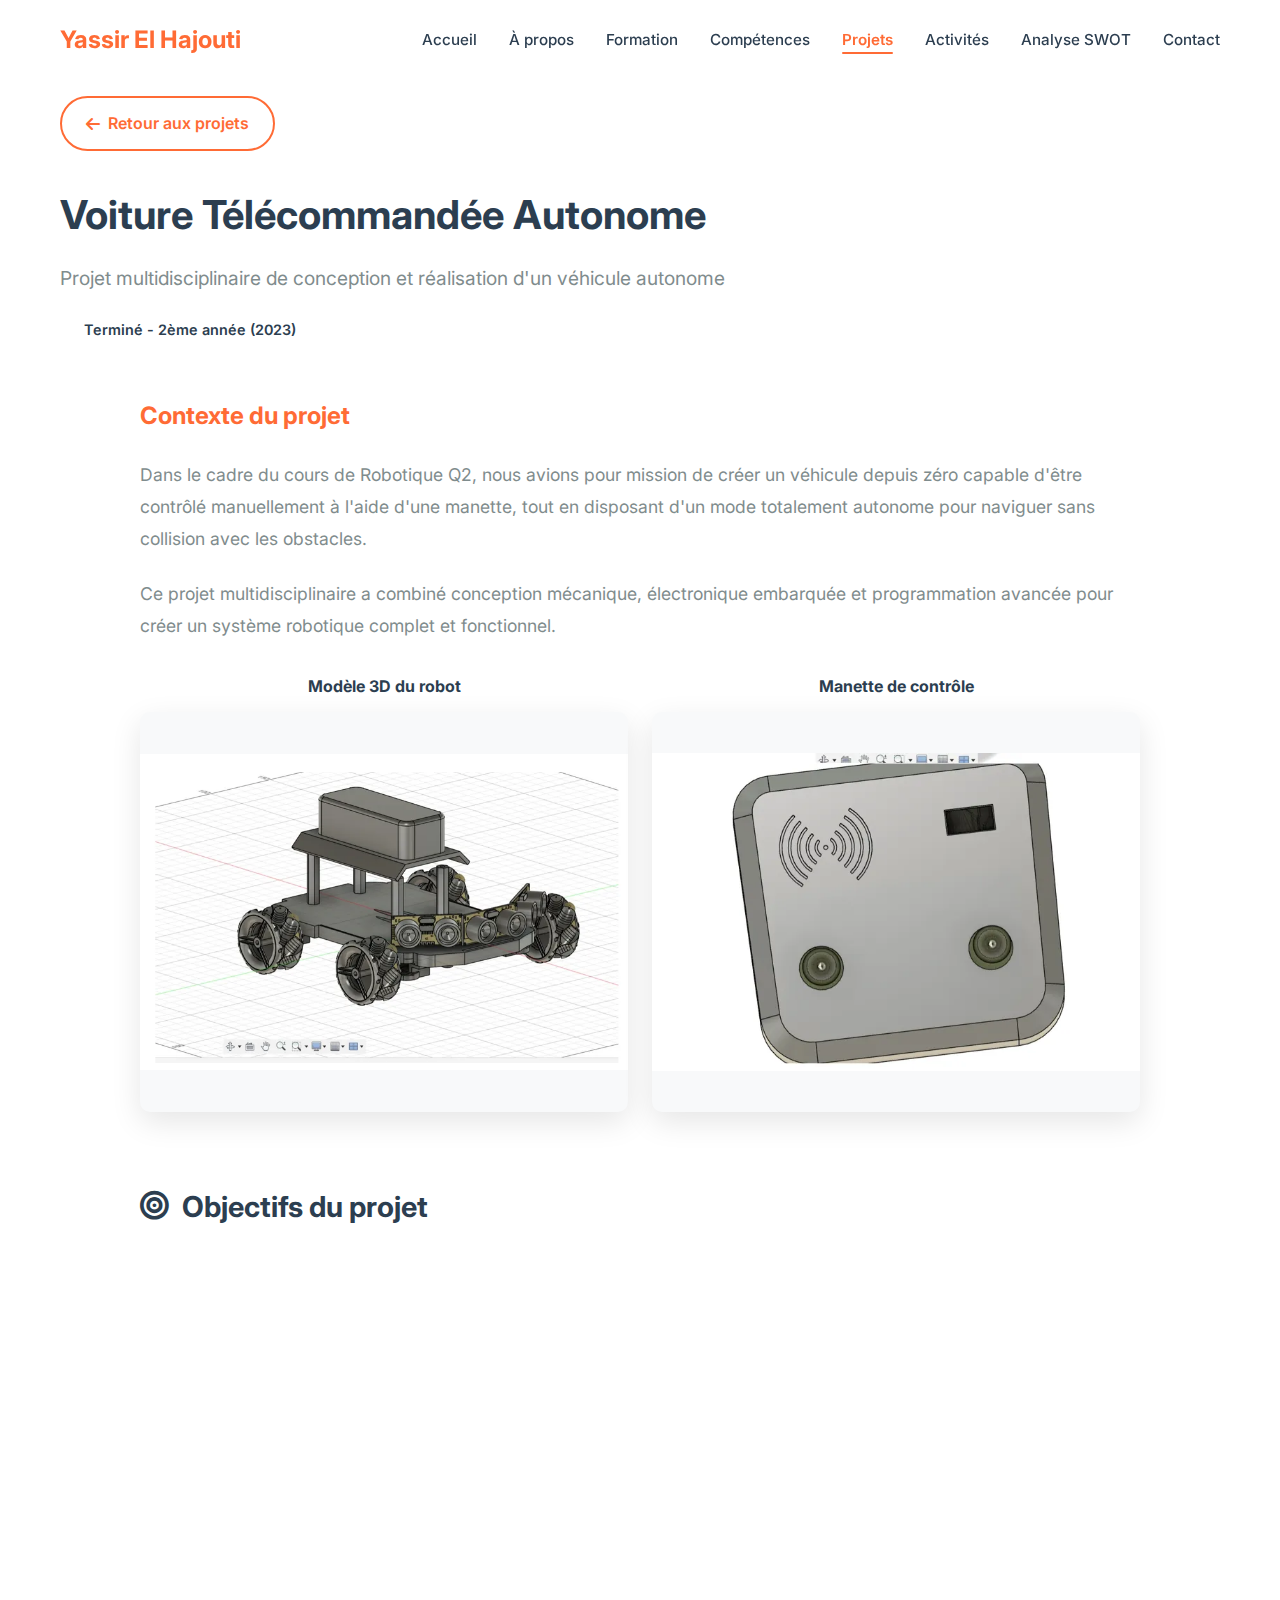
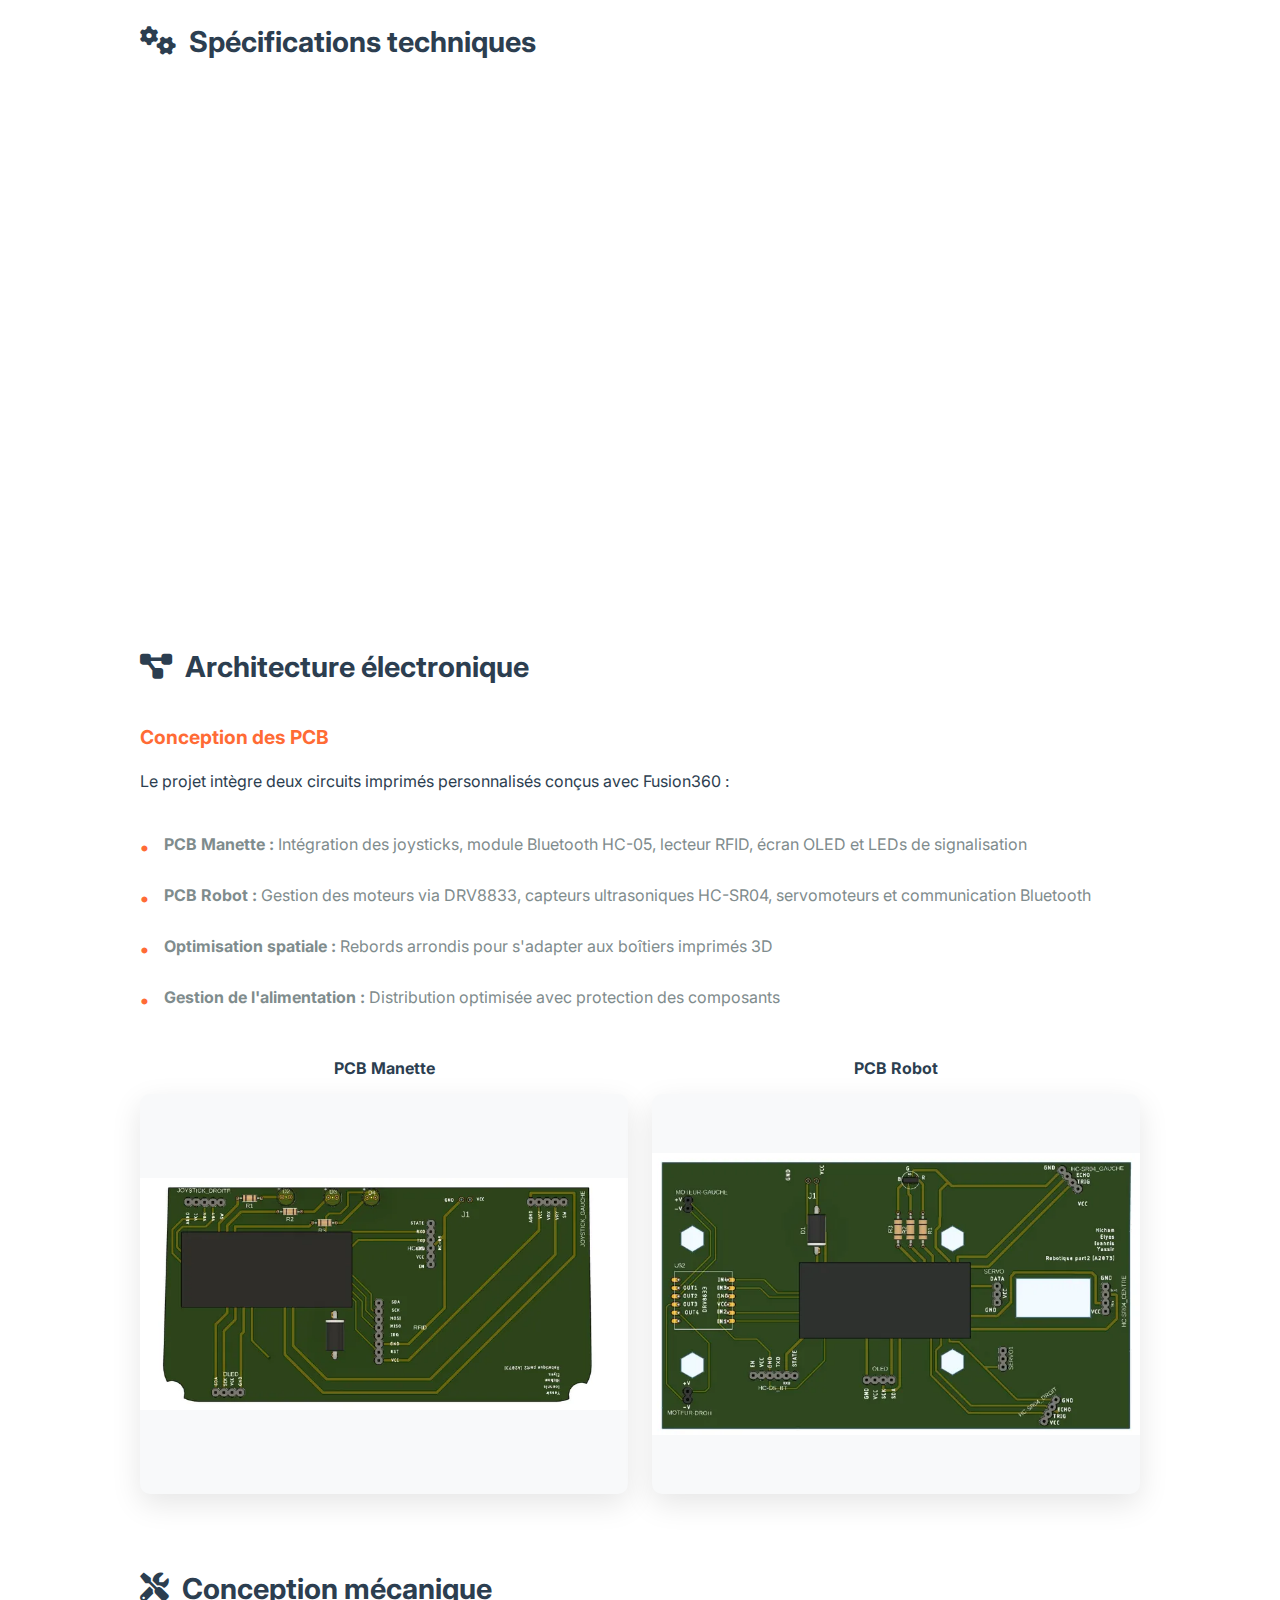
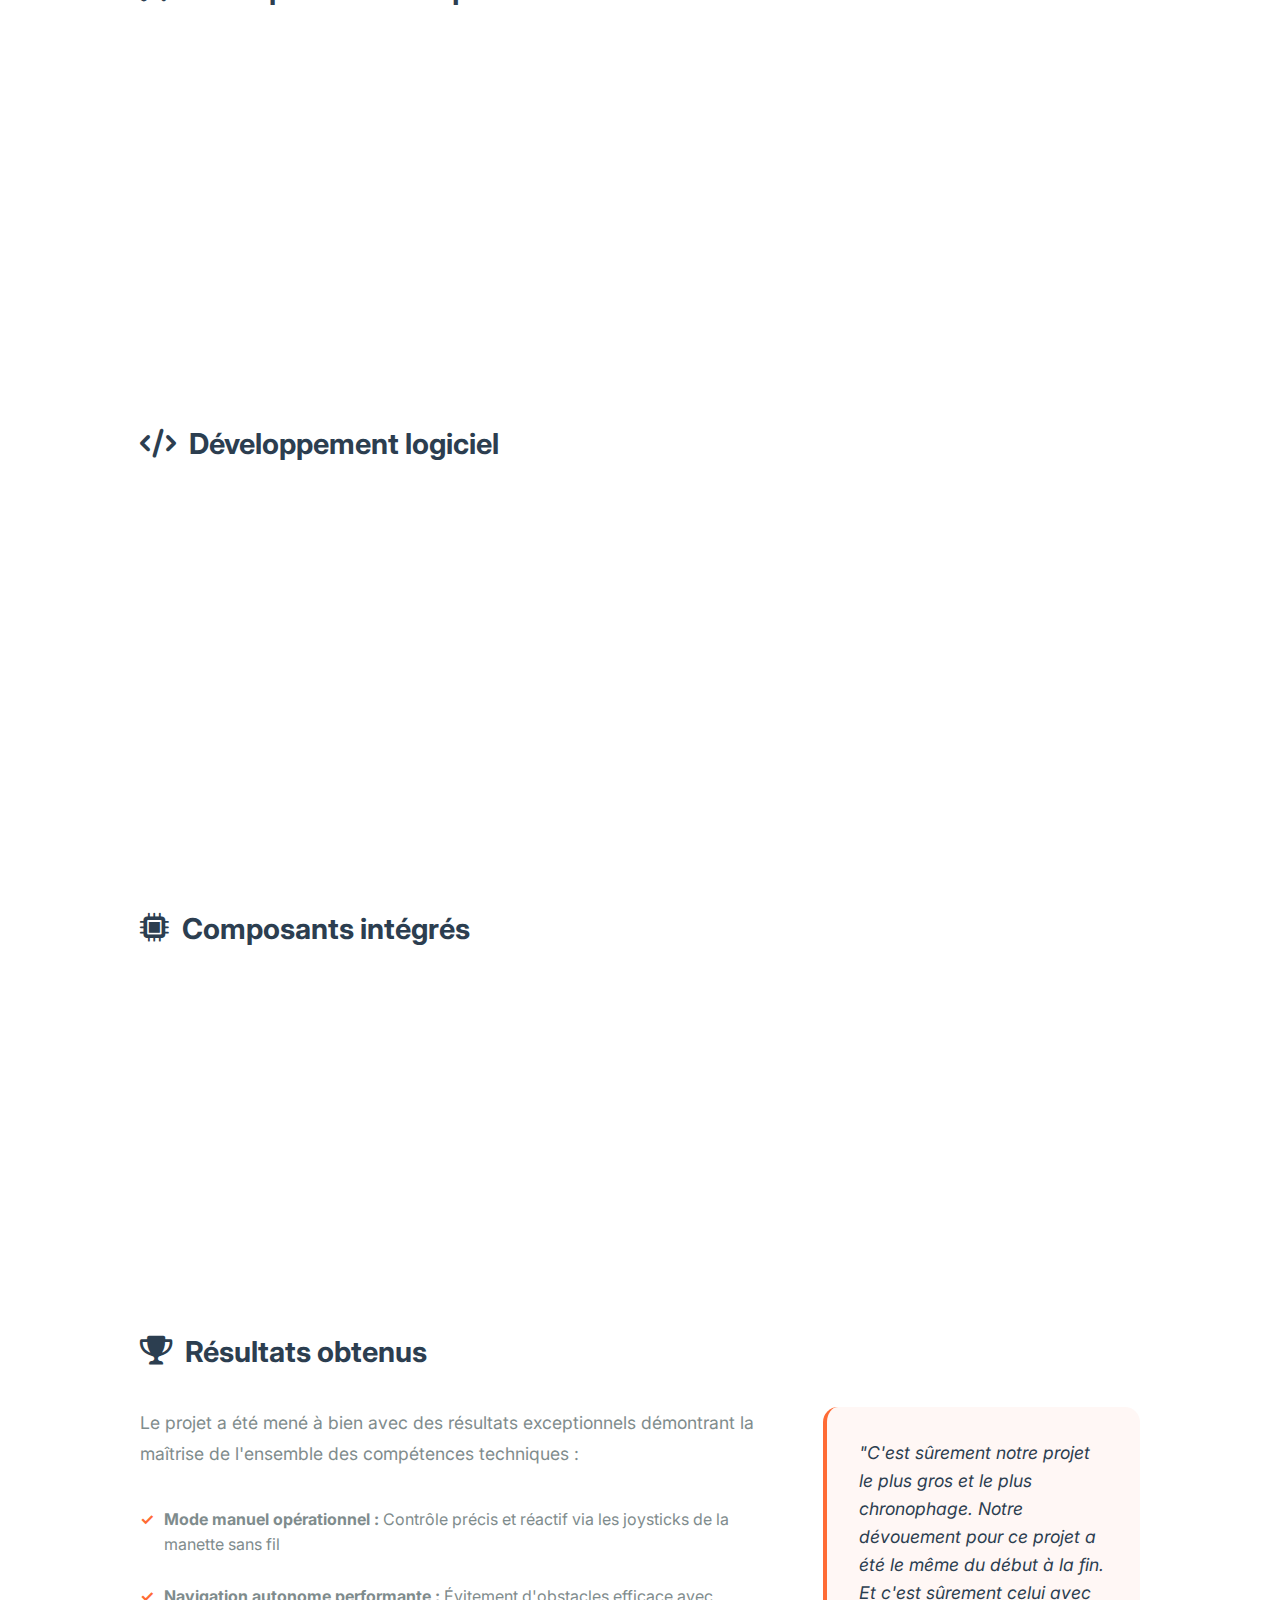
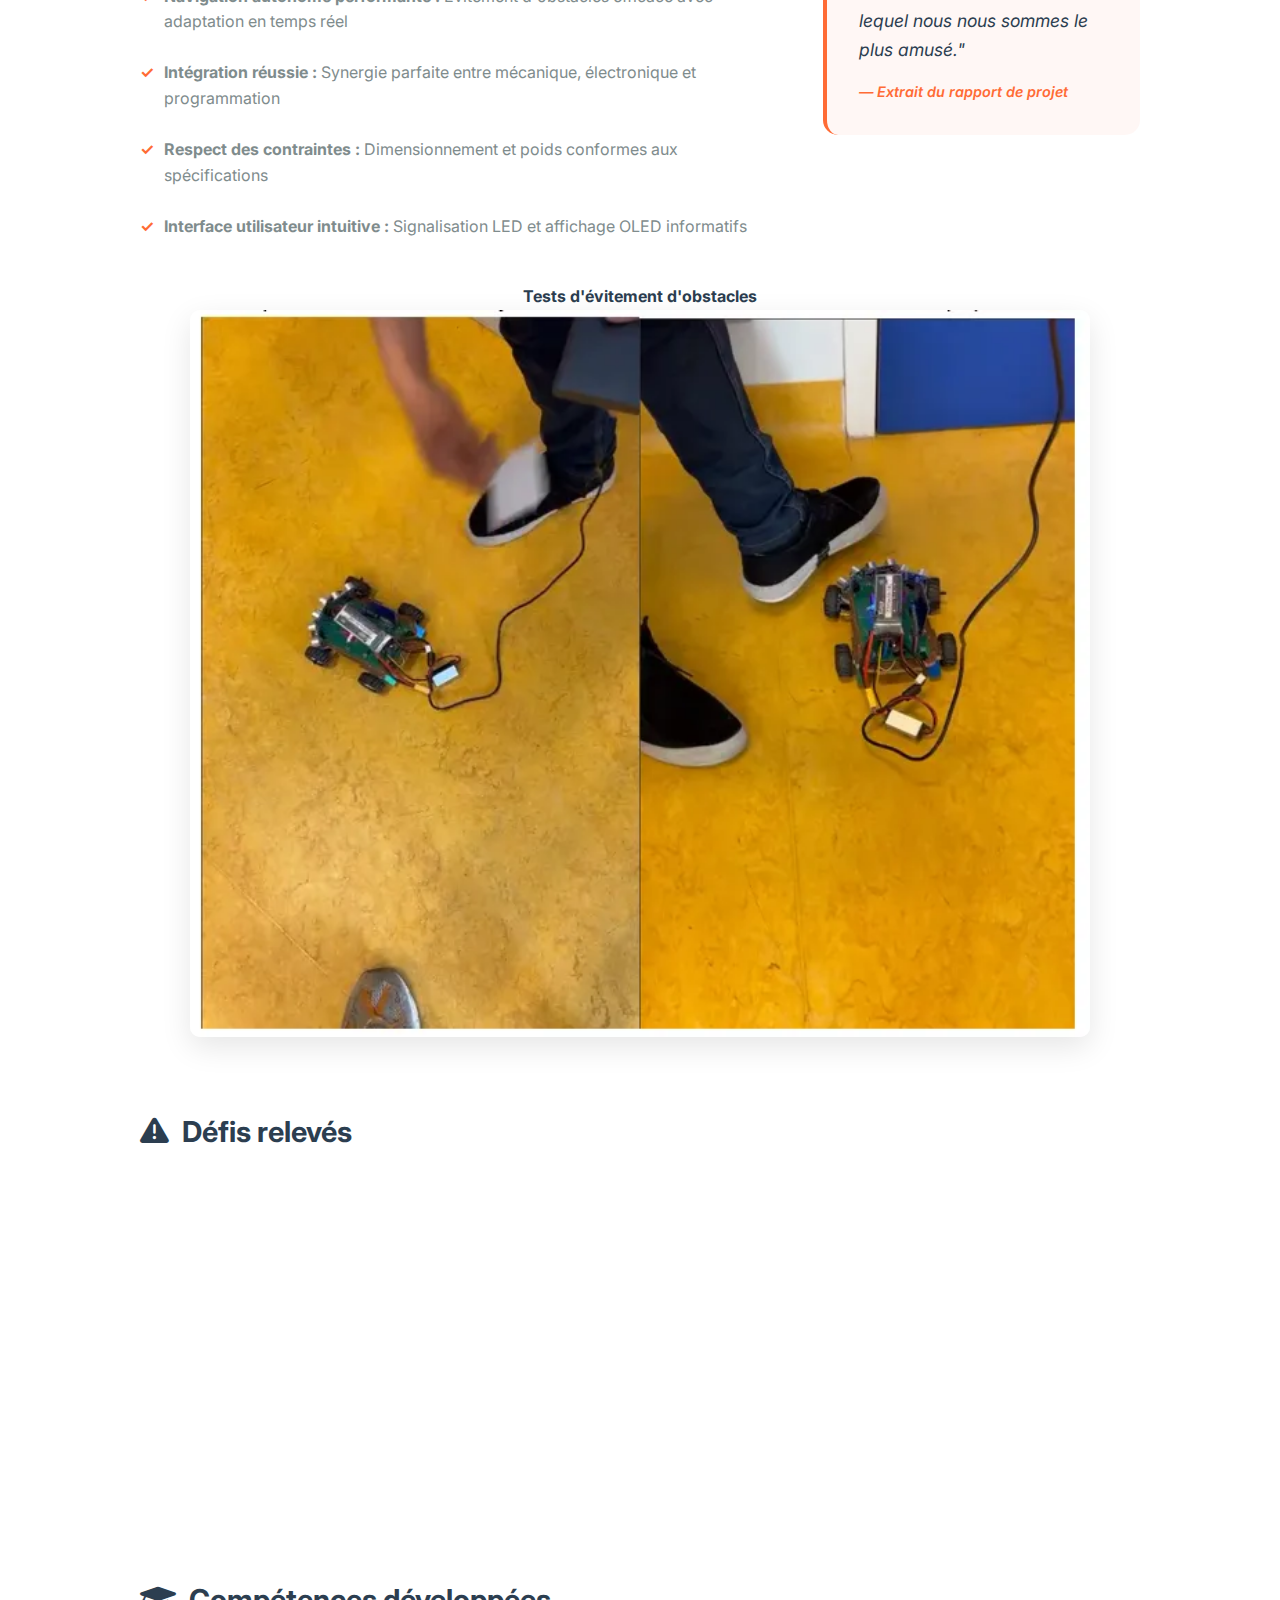
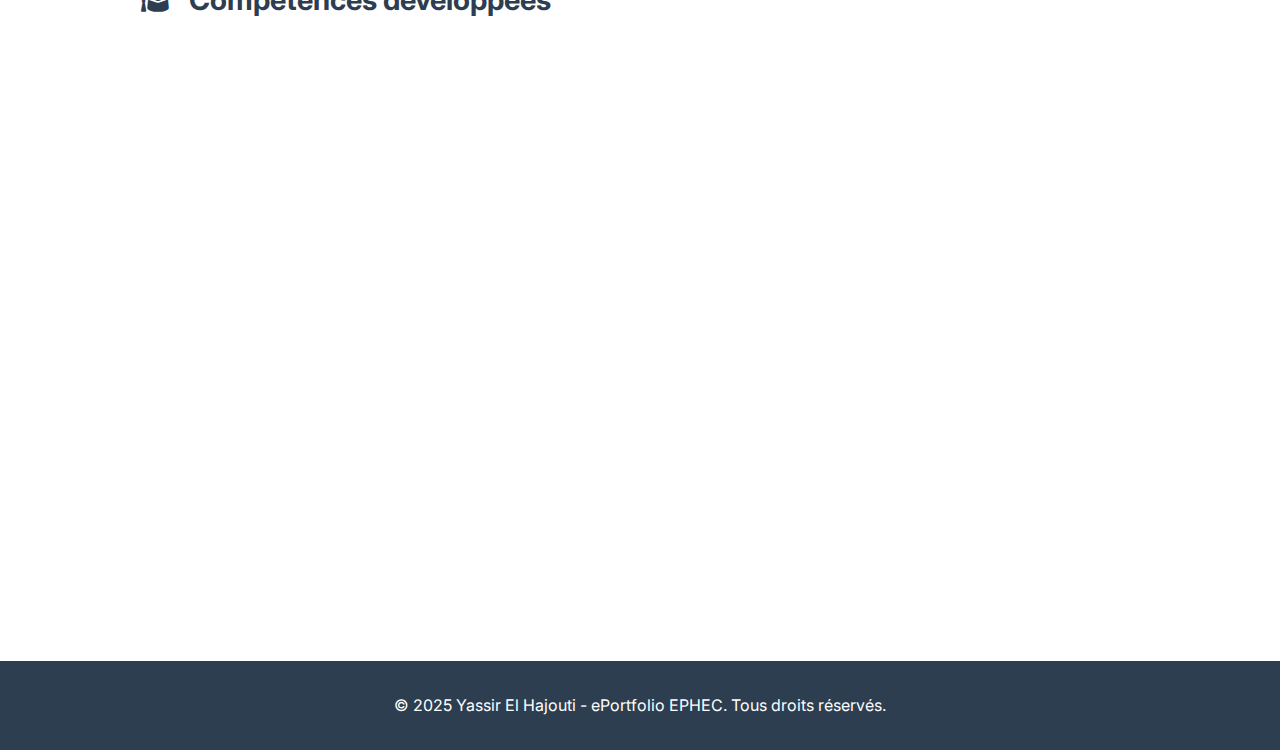
<file: projet-voiture-autonome.html>
<!DOCTYPE html>
<html lang="fr">

<head>
    <meta charset="UTF-8">
    <meta name="viewport" content="width=device-width, initial-scale=1.0">
    <title>Voiture Télécommandée Autonome | Yassir El Hajouti</title>
    <link href="https://fonts.googleapis.com/css2?family=Inter:wght@300;400;500;600;700&display=swap" rel="stylesheet">
    <link rel="stylesheet" href="https://cdnjs.cloudflare.com/ajax/libs/font-awesome/6.0.0/css/all.min.css">
    <link rel="stylesheet" href="style.css">
    <link rel="stylesheet" href="projet-detail.css">
</head>

<body>
    <!-- Navigation -->
    <nav class="navbar" id="navbar">
        <div class="nav-container">
            <div class="nav-brand">
                <h2>Yassir El Hajouti</h2>
            </div>
            <ul class="nav-menu" id="nav-menu">
                <li><a href="index.html#accueil" class="nav-link">Accueil</a></li>
                <li><a href="index.html#about" class="nav-link">À propos</a></li>
                <li><a href="index.html#formation" class="nav-link">Formation</a></li>
                <li><a href="index.html#competences" class="nav-link">Compétences</a></li>
                <li><a href="index.html#projets" class="nav-link active">Projets</a></li>
                <li><a href="index.html#activites" class="nav-link">Activités</a></li>
                <li><a href="index.html#swot" class="nav-link">Analyse SWOT</a></li>
                <li><a href="index.html#contact" class="nav-link">Contact</a></li>
            </ul>
            <div class="hamburger" id="hamburger">
                <span></span>
                <span></span>
                <span></span>
            </div>
        </div>
    </nav>

    <!-- Détail Projet Voiture Télécommandée -->
    <section class="projet-detail">
        <div class="container">
            <div class="section-header">
                <a href="index.html#projets" class="btn-retour">
                    <i class="fas fa-arrow-left"></i> Retour aux projets
                </a>
                <h1 class="section-title">Voiture Télécommandée Autonome</h1>
                <p class="section-subtitle">Projet multidisciplinaire de conception et réalisation d'un véhicule
                    autonome</p>
                <div class="projet-status-badge">
                    <span class="status-badge termine">Terminé - 2ème année (2023)</span>
                </div>
            </div>

            <div class="projet-detail-content">
                <!-- Introduction du projet -->
                <div class="projet-intro">
                    <div class="intro-text">
                        <h3>Contexte du projet</h3>
                        <p>Dans le cadre du cours de Robotique Q2, nous avions pour mission de créer un véhicule depuis
                            zéro capable d'être contrôlé manuellement à l'aide d'une manette, tout en disposant d'un
                            mode totalement autonome pour naviguer sans collision avec les obstacles.</p>
                        <p>Ce projet multidisciplinaire a combiné conception mécanique, électronique embarquée et
                            programmation avancée pour créer un système robotique complet et fonctionnel.</p>
                    </div>
                </div>

                <div class="intro-image">
                    <div class="image-comparison">
                        <div class="comparison-item">
                            <h4>Modèle 3D du robot</h4>
                            <img src="robot_3d_model.jpg" alt="Modèle 3D du robot" class="comparison-img-ancien">
                        </div>
                        <div class="comparison-item">
                            <h4>Manette de contrôle</h4>
                            <img src="manette_3d.jpg" alt="Manette de contrôle" class="comparison-img-nouveau">
                        </div>
                    </div>
                </div>

                <!-- Objectifs du projet -->
                <div class="objectifs-section">
                    <h3><i class="fas fa-bullseye"></i> Objectifs du projet</h3>
                    <div class="objectifs-grid">
                        <div class="objectif-item">
                            <div class="objectif-icon">
                                <i class="fas fa-gamepad"></i>
                            </div>
                            <h4>Contrôle manuel</h4>
                            <p>Développement d'une manette sans fil avec joysticks pour un contrôle intuitif du véhicule
                                et activation du bras robotisé.</p>
                        </div>
                        <div class="objectif-item">
                            <div class="objectif-icon">
                                <i class="fas fa-robot"></i>
                            </div>
                            <h4>Mode autonome</h4>
                            <p>Implémentation d'un système de navigation autonome avec évitement d'obstacles grâce à des
                                capteurs ultrasoniques.</p>
                        </div>
                        <div class="objectif-item">
                            <div class="objectif-icon">
                                <i class="fas fa-shield-alt"></i>
                            </div>
                            <h4>Sécurité RFID</h4>
                            <p>Activation sécurisée du robot par lecteur RFID et signalisation visuelle des différents
                                modes de fonctionnement.</p>
                        </div>
                    </div>
                </div>

                <!-- Spécifications techniques -->
                <div class="defis-section">
                    <h3><i class="fas fa-cogs"></i> Spécifications techniques</h3>
                    <div class="defis-container">
                        <div class="defi-hardware">
                            <h4><i class="fas fa-ruler"></i> Contraintes physiques</h4>
                            <ul>
                                <li><strong>Dimensions maximales :</strong> 25cm × 20cm × 20cm</li>
                                <li><strong>Poids maximal :</strong> 5kg</li>
                                <li><strong>Alimentation :</strong> Batterie rechargeable autonome</li>
                                <li><strong>Mobilité :</strong> Capable de se déplacer sur différents types de surfaces
                                </li>
                                <li><strong>Structure :</strong> Châssis usiné par CNC avec composants imprimés 3D</li>
                            </ul>
                        </div>
                        <div class="defi-software">
                            <h4><i class="fas fa-microchip"></i> Fonctionnalités</h4>
                            <ul>
                                <li><strong>Deux modes de fonctionnement :</strong> Manuel et automatique</li>
                                <li><strong>Communication Bluetooth :</strong> Liaison sans fil manette-véhicule</li>
                                <li><strong>Signalisation LED :</strong> Indication visuelle du mode actif</li>
                                <li><strong>Écran OLED :</strong> Affichage d'informations en temps réel</li>
                                <li><strong>Sécurité RFID :</strong> Activation par tag autorisé uniquement</li>
                            </ul>
                        </div>
                    </div>
                </div>

                <!-- Architecture électronique -->
                <div class="analyse-section">
                    <h3><i class="fas fa-project-diagram"></i> Architecture électronique</h3>
                    <div class="analyse-content">
                        <div class="analyse-text">
                            <h4>Conception des PCB</h4>
                            <p>Le projet intègre deux circuits imprimés personnalisés conçus avec Fusion360 :</p>
                            <ul>
                                <li><strong>PCB Manette :</strong> Intégration des joysticks, module Bluetooth HC-05,
                                    lecteur RFID, écran OLED et LEDs de signalisation</li>
                                <li><strong>PCB Robot :</strong> Gestion des moteurs via DRV8833, capteurs ultrasoniques
                                    HC-SR04, servomoteurs et communication Bluetooth</li>
                                <li><strong>Optimisation spatiale :</strong> Rebords arrondis pour s'adapter aux
                                    boîtiers imprimés 3D</li>
                                <li><strong>Gestion de l'alimentation :</strong> Distribution optimisée avec protection
                                    des composants</li>
                            </ul>
                        </div>
                    </div>

                    <!-- Images des PCB -->
                    <div class="intro-image" style="margin-top: 2rem;">
                        <div class="image-comparison">
                            <div class="comparison-item">
                                <h4>PCB Manette</h4>
                                <img src="pcb_manette.jpg" alt="PCB de la manette" class="comparison-img-ancien">
                            </div>
                            <div class="comparison-item">
                                <h4>PCB Robot</h4>
                                <img src="pcb_robot.jpg" alt="PCB du robot" class="comparison-img-nouveau">
                            </div>
                        </div>
                    </div>
                </div>

                <!-- Conception mécanique -->
                <div class="technologies-section">
                    <h3><i class="fas fa-tools"></i> Conception mécanique</h3>
                    <div class="tech-grid">
                        <div class="tech-category">
                            <h4><i class="fas fa-cube"></i> Modélisation 3D</h4>
                            <div class="tech-tags">
                                <span class="tech-tag">Fusion 360</span>
                                <span class="tech-tag">Conception paramétrique</span>
                                <span class="tech-tag">Assemblages complexes</span>
                                <span class="tech-tag">GrabCAD</span>
                            </div>
                        </div>
                        <div class="tech-category">
                            <h4><i class="fas fa-gear"></i> Système directionnel</h4>
                            <div class="tech-tags">
                                <span class="tech-tag">Servomoteur de direction</span>
                                <span class="tech-tag">Roulements à billes</span>
                                <span class="tech-tag">Système de liaison</span>
                                <span class="tech-tag">Rotation sans friction</span>
                            </div>
                        </div>
                        <div class="tech-category">
                            <h4><i class="fas fa-industry"></i> Fabrication</h4>
                            <div class="tech-tags">
                                <span class="tech-tag">Usinage CNC</span>
                                <span class="tech-tag">Impression 3D</span>
                                <span class="tech-tag">Assemblage mécanique</span>
                                <span class="tech-tag">Intégration électronique</span>
                            </div>
                        </div>
                    </div>
                </div>

                <!-- Programmation -->
                <div class="competences-developpees">
                    <h3><i class="fas fa-code"></i> Développement logiciel</h3>
                    <div class="competences-grid">
                        <div class="competence-category">
                            <h4>Architecture modulaire</h4>
                            <ul>
                                <li>Classe Bluetooth pour communication UART</li>
                                <li>Code Master (manette) et Slave (robot)</li>
                                <li>Gestion des modes manuel et automatique</li>
                                <li>Interface utilisateur avec écran OLED</li>
                                <li>Système de sécurité RFID intégré</li>
                            </ul>
                        </div>
                        <div class="competence-category">
                            <h4>Algorithmes avancés</h4>
                            <ul>
                                <li>Navigation autonome avec évitement d'obstacles</li>
                                <li>Traitement des données de capteurs ultrasoniques</li>
                                <li>Contrôle moteur avec driver DRV8833</li>
                                <li>Gestion des servomoteurs pour direction et bras</li>
                                <li>Communication Bluetooth bidirectionnelle</li>
                            </ul>
                        </div>
                    </div>
                </div>

                <!-- Composants utilisés -->
                <div class="resultats-section">
                    <h3><i class="fas fa-microchip"></i> Composants intégrés</h3>
                    <div class="resultats-grid">
                        <div class="resultat-item">
                            <div class="resultat-metric">
                                <span class="metric-value">3</span>
                                <span class="metric-label">Capteurs HC-SR04</span>
                            </div>
                            <p>Détection d'obstacles avec précision de 3mm sur 400cm de portée</p>
                        </div>
                        <div class="resultat-item">
                            <div class="resultat-metric">
                                <span class="metric-value">2</span>
                                <span class="metric-label">Servomoteurs</span>
                            </div>
                            <p>Contrôle de direction et bras robotisé avec précision angulaire</p>
                        </div>
                        <div class="resultat-item">
                            <div class="resultat-metric">
                                <span class="metric-value">2</span>
                                <span class="metric-label">Modules Bluetooth</span>
                            </div>
                            <p>Communication HC-05 avec portée de 10m et débit 38400 bps</p>
                        </div>
                        <div class="resultat-item">
                            <div class="resultat-metric">
                                <span class="metric-value">2</span>
                                <span class="metric-label">Joysticks</span>
                            </div>
                            <p>Contrôle analogique 2 axes avec bouton intégré</p>
                        </div>
                    </div>
                </div>

                <!-- Résultats et performances -->
                <div class="impact-section">
                    <h3><i class="fas fa-trophy"></i> Résultats obtenus</h3>
                    <div class="impact-content">
                        <div class="impact-text">
                            <p>Le projet a été mené à bien avec des résultats exceptionnels démontrant la maîtrise de
                                l'ensemble des compétences techniques :</p>
                            <ul>
                                <li><strong>Mode manuel opérationnel :</strong> Contrôle précis et réactif via les
                                    joysticks de la manette sans fil</li>
                                <li><strong>Navigation autonome performante :</strong> Évitement d'obstacles efficace
                                    avec adaptation en temps réel</li>
                                <li><strong>Intégration réussie :</strong> Synergie parfaite entre mécanique,
                                    électronique et programmation</li>
                                <li><strong>Respect des contraintes :</strong> Dimensionnement et poids conformes aux
                                    spécifications</li>
                                <li><strong>Interface utilisateur intuitive :</strong> Signalisation LED et affichage
                                    OLED informatifs</li>
                            </ul>
                        </div>
                        <div class="impact-quote">
                            <blockquote>
                                "C'est sûrement notre projet le plus gros et le plus chronophage. Notre dévouement pour
                                ce projet a été le même du début à la fin. Et c'est sûrement celui avec lequel nous nous
                                sommes le plus amusé."
                                <cite>— Extrait du rapport de projet</cite>
                            </blockquote>
                        </div>
                    </div>

                    <!-- Images des tests -->
                    <div class="intro-image" style="margin-top: 2rem;">
                        <div style="text-align: center;">
                            <h4>Tests d'évitement d'obstacles</h4>
                            <img src="test_obstacle.jpg" alt="Tests d'évitement d'obstacles" class="projet-img">
                        </div>
                    </div>
                </div>

                <!-- Difficultés et solutions -->
                <div class="perspectives-section">
                    <h3><i class="fas fa-exclamation-triangle"></i> Défis relevés</h3>
                    <div class="perspectives-content">
                        <div class="perspective-item">
                            <h4><i class="fas fa-circuit-board"></i> Défis électroniques</h4>
                            <ul>
                                <li>Trois itérations de conception PCB nécessaires</li>
                                <li>Correction des inversions de broches joysticks</li>
                                <li>Optimisation de la disposition des composants</li>
                                <li>Attribution correcte des broches microcontrôleur</li>
                                <li>Gestion des délais de livraison des PCB</li>
                            </ul>
                        </div>
                        <div class="perspective-item">
                            <h4><i class="fas fa-wrench"></i> Solutions apportées</h4>
                            <ul>
                                <li>Méthodologie de test et validation progressive</li>
                                <li>Réimpression 3D des pièces fragiles cassées</li>
                                <li>Soudure minutieuse des composants</li>
                                <li>Programmation modulaire et testée par étapes</li>
                                <li>Documentation technique complète</li>
                            </ul>
                        </div>
                    </div>

                    <!-- Compétences acquises -->
                    <div class="defis-section" style="margin-top: 3rem;">
                        <h3><i class="fas fa-graduation-cap"></i> Compétences développées</h3>
                        <div class="defis-container">
                            <div class="defi-hardware">
                                <h4><i class="fas fa-brain"></i> Compétences techniques</h4>
                                <ul>
                                    <li><strong>Conception PCB :</strong> Maîtrise de Fusion360 pour circuits imprimés
                                    </li>
                                    <li><strong>Modélisation 3D :</strong> Conception mécanique complète et assemblages
                                    </li>
                                    <li><strong>Usinage :</strong> Utilisation de machines CNC et impression 3D</li>
                                    <li><strong>Soudure électronique :</strong> Assemblage de composants sur PCB</li>
                                    <li><strong>Programmation embarquée :</strong> Développement en MicroPython</li>
                                </ul>
                            </div>
                            <div class="defi-software">
                                <h4><i class="fas fa-users"></i> Compétences transversales</h4>
                                <ul>
                                    <li><strong>Gestion de projet :</strong> Planification et coordination d'équipe</li>
                                    <li><strong>Résolution de problèmes :</strong> Diagnostic et correction d'erreurs
                                    </li>
                                    <li><strong>Documentation :</strong> Rédaction de rapports techniques détaillés</li>
                                    <li><strong>Travail en équipe :</strong> Collaboration efficace et partage des
                                        tâches</li>
                                    <li><strong>Persévérance :</strong> Capacité à surmonter les obstacles techniques
                                    </li>
                                </ul>
                            </div>
                        </div>
                    </div>
                </div>
            </div>
        </div>
    </section>

    <!-- Footer -->
    <footer class="footer">
        <div class="container">
            <div class="footer-content">
                <p>&copy; 2025 Yassir El Hajouti - ePortfolio EPHEC. Tous droits réservés.</p>
            </div>
        </div>
    </footer>

    <!-- Back to top button -->
    <button class="back-to-top" id="backToTop">
        <i class="fas fa-arrow-up"></i>
    </button>

    <script src="script.js"></script>
</body>

</html>
</file>
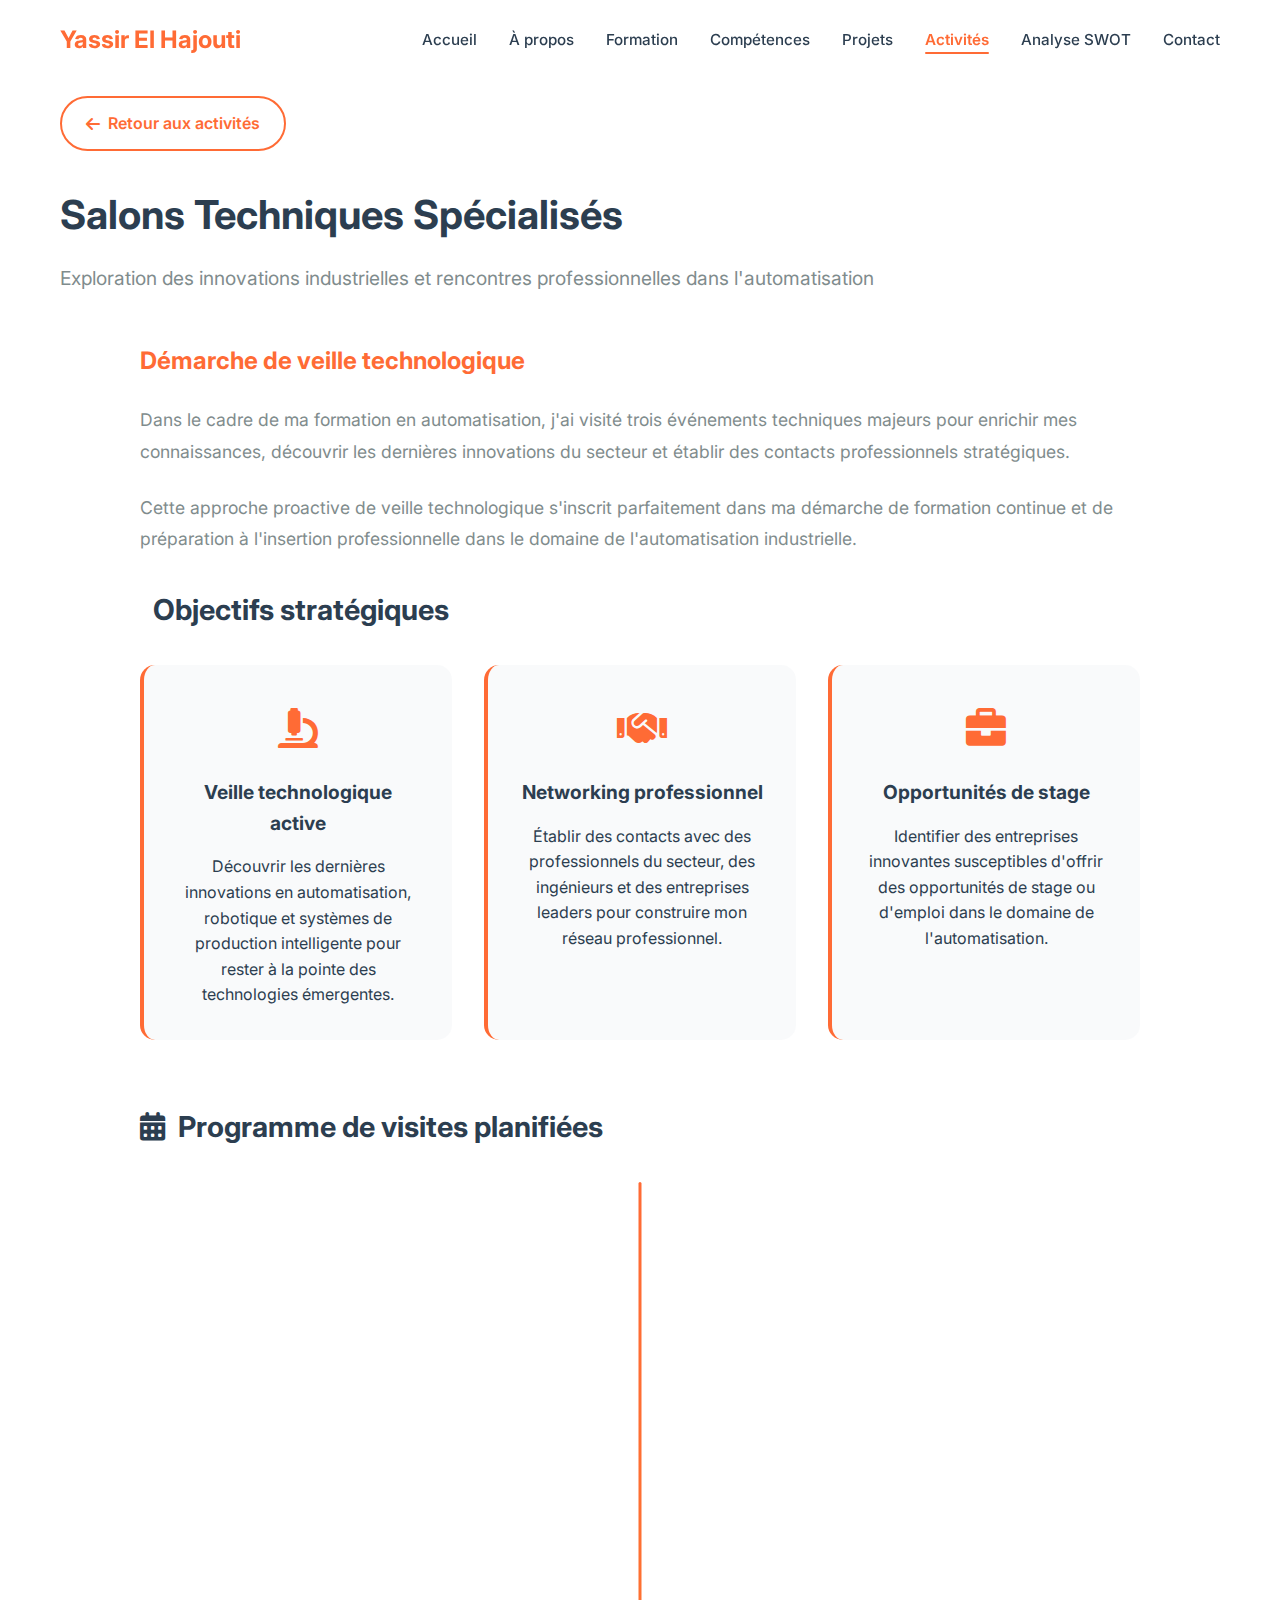
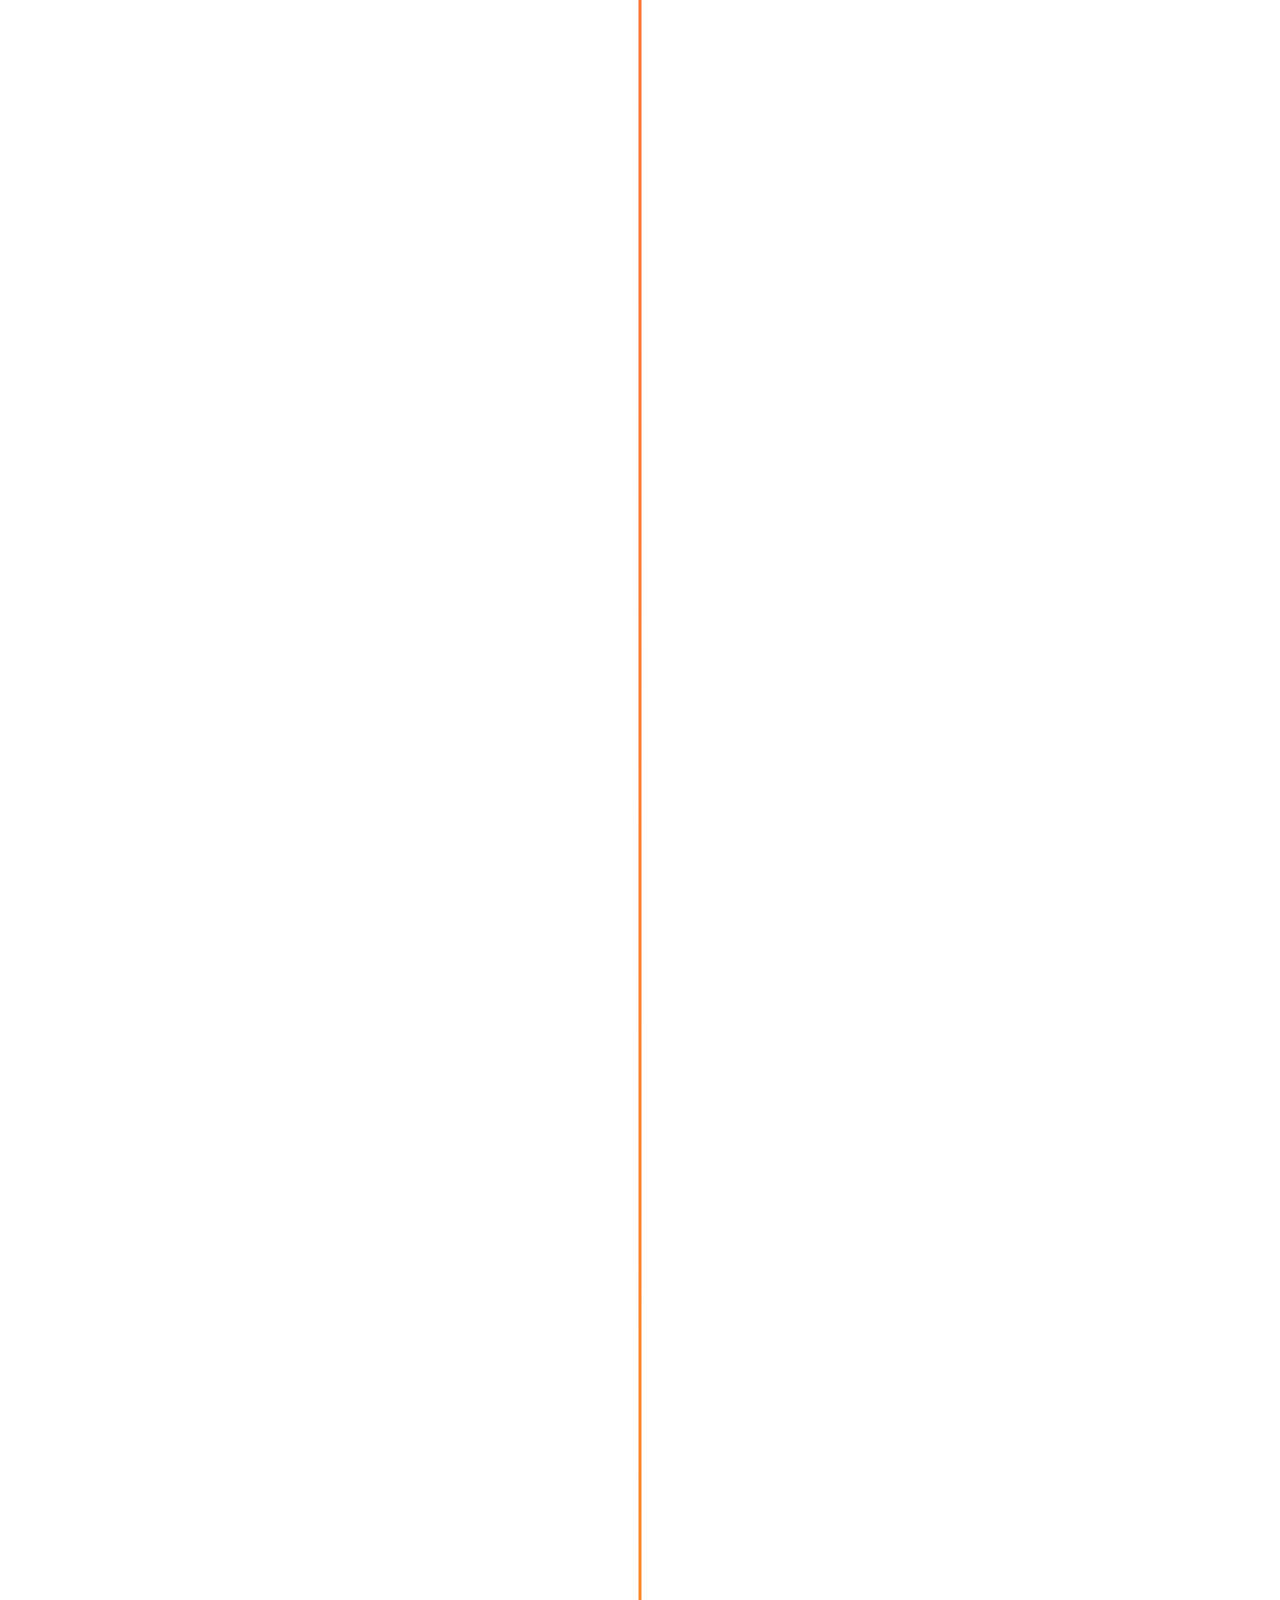
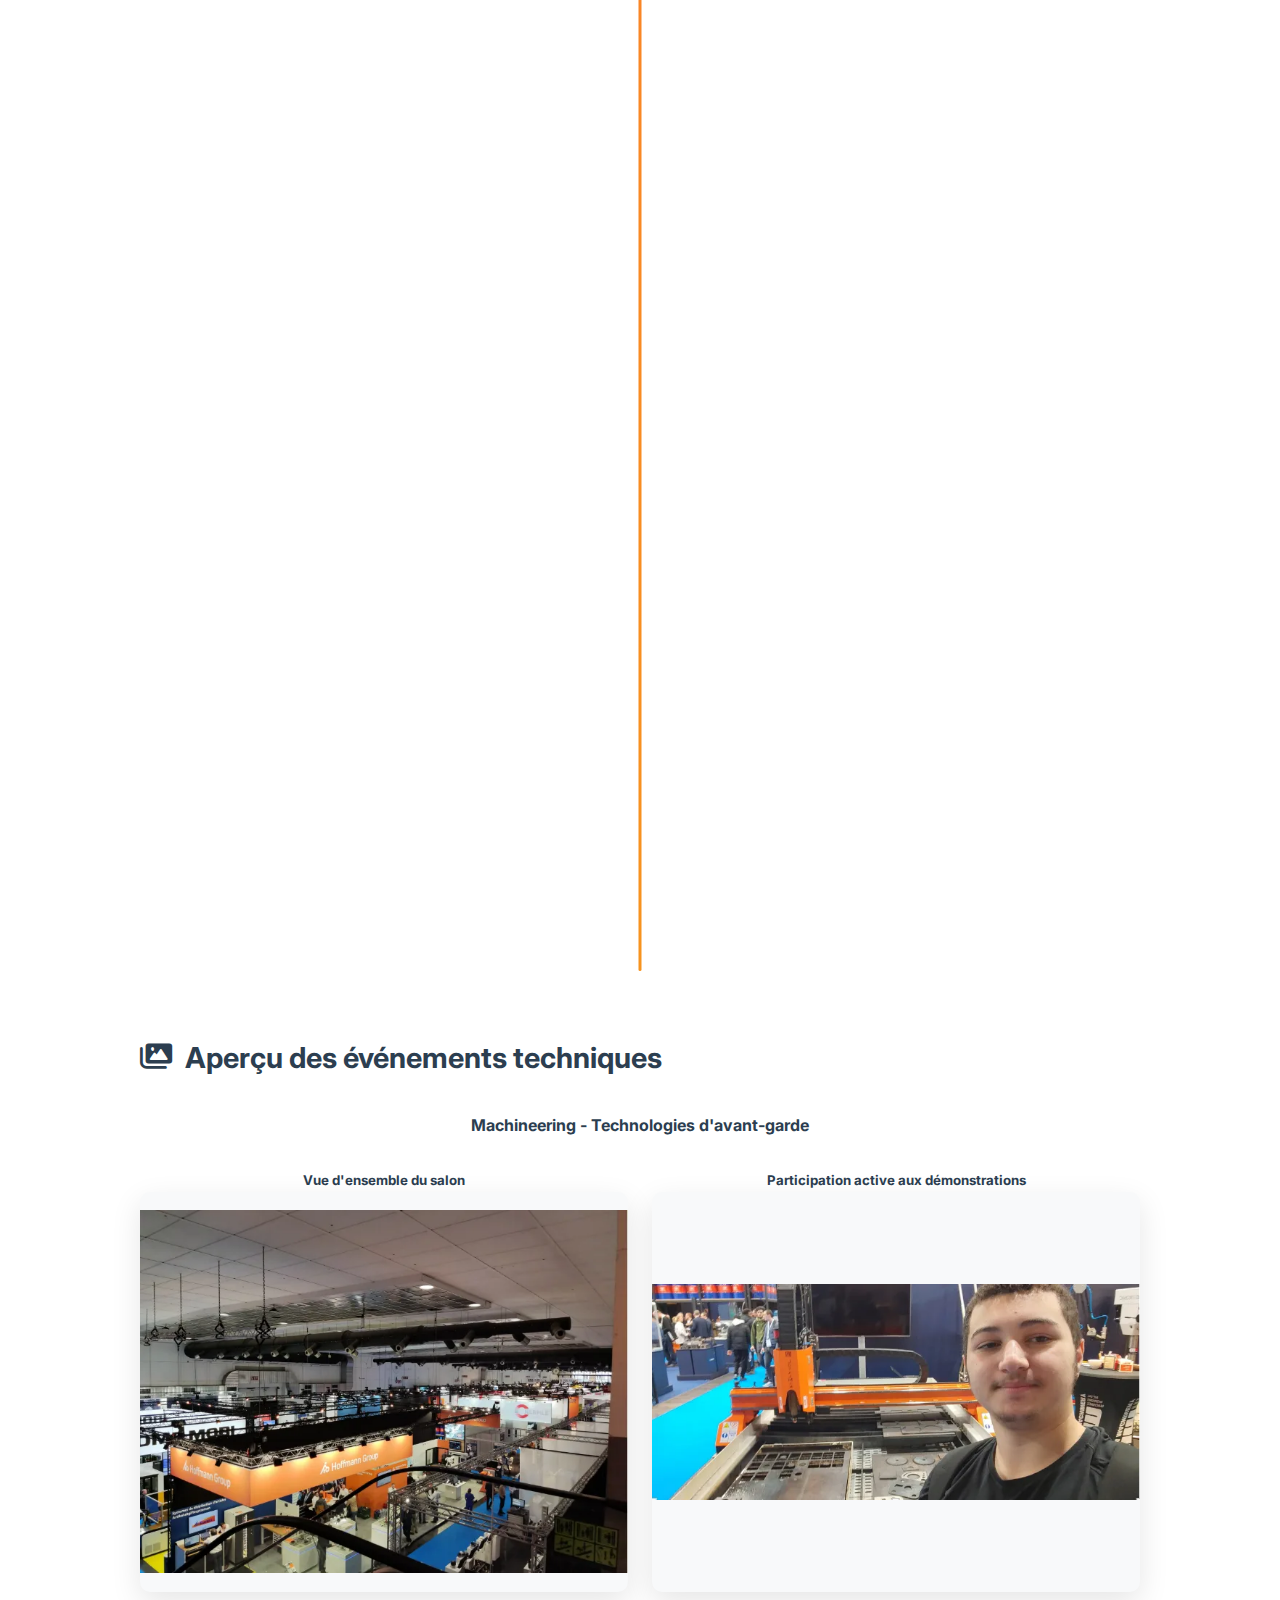
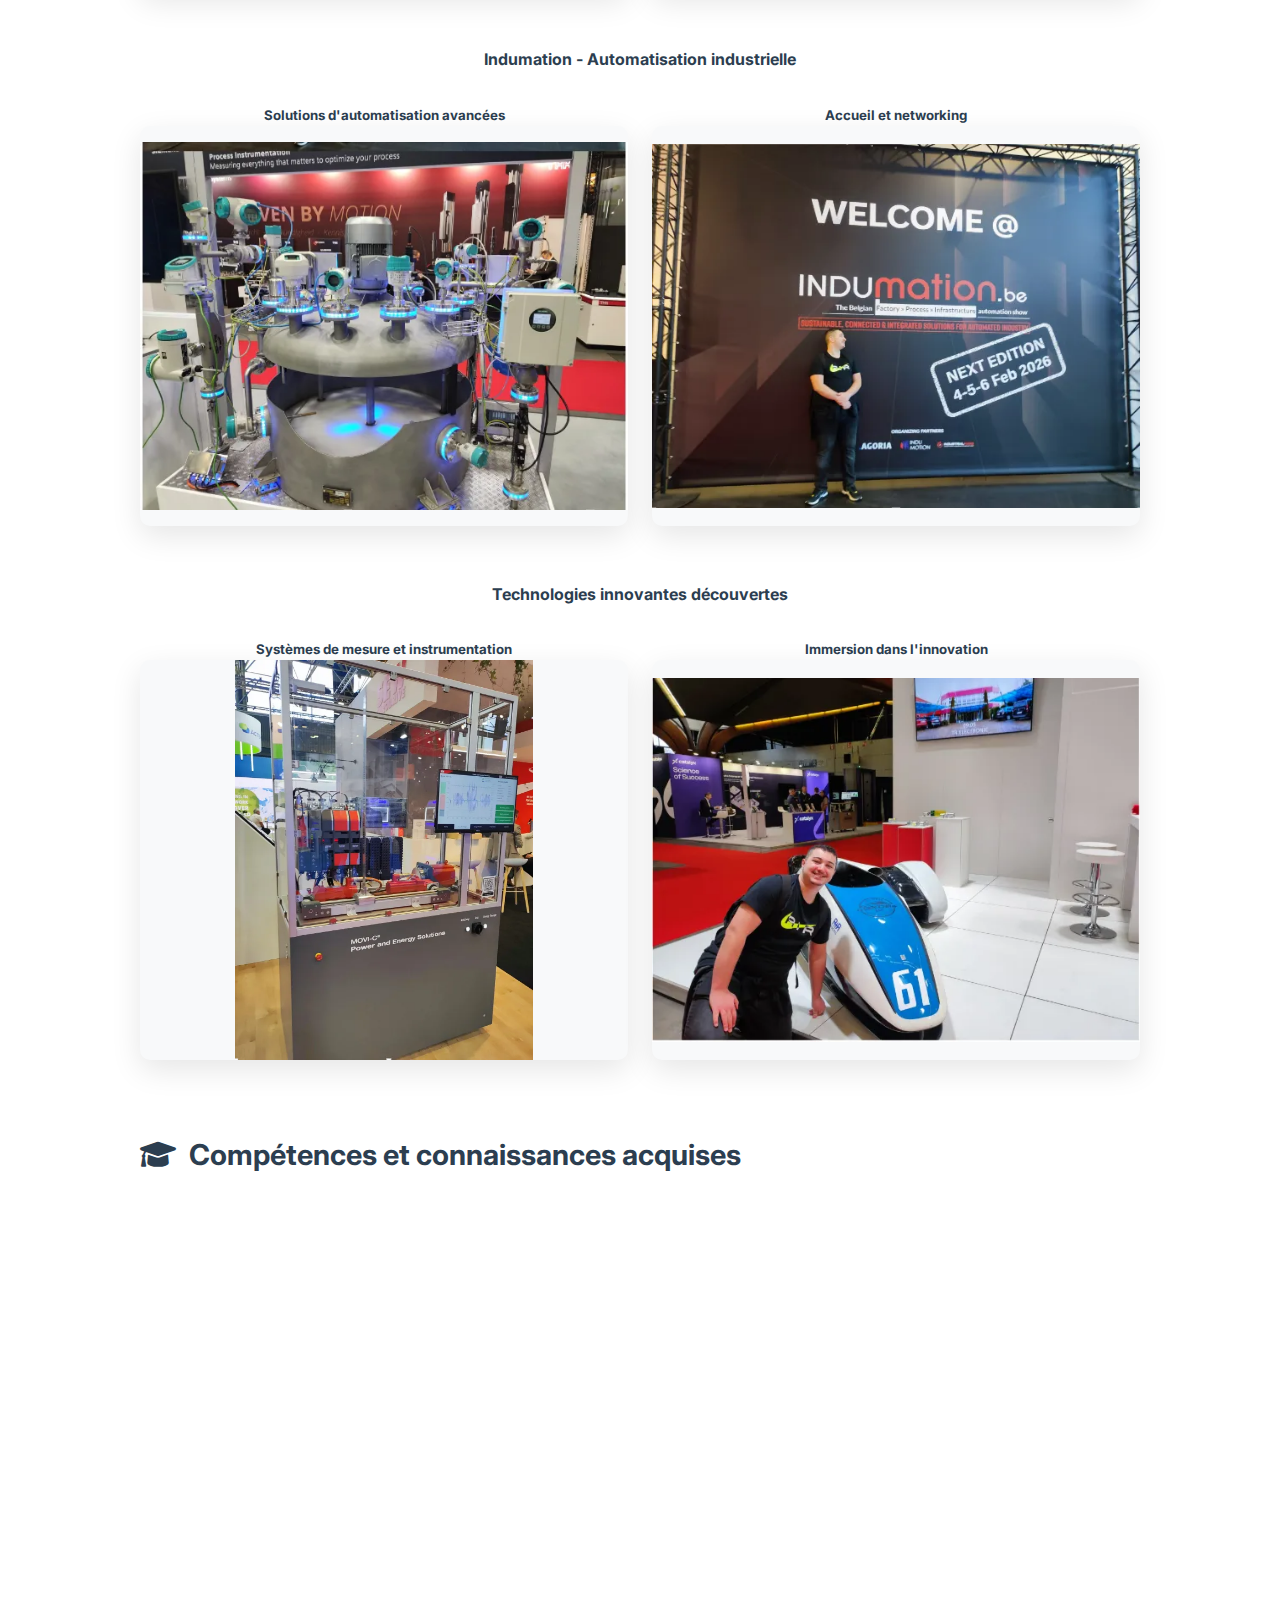
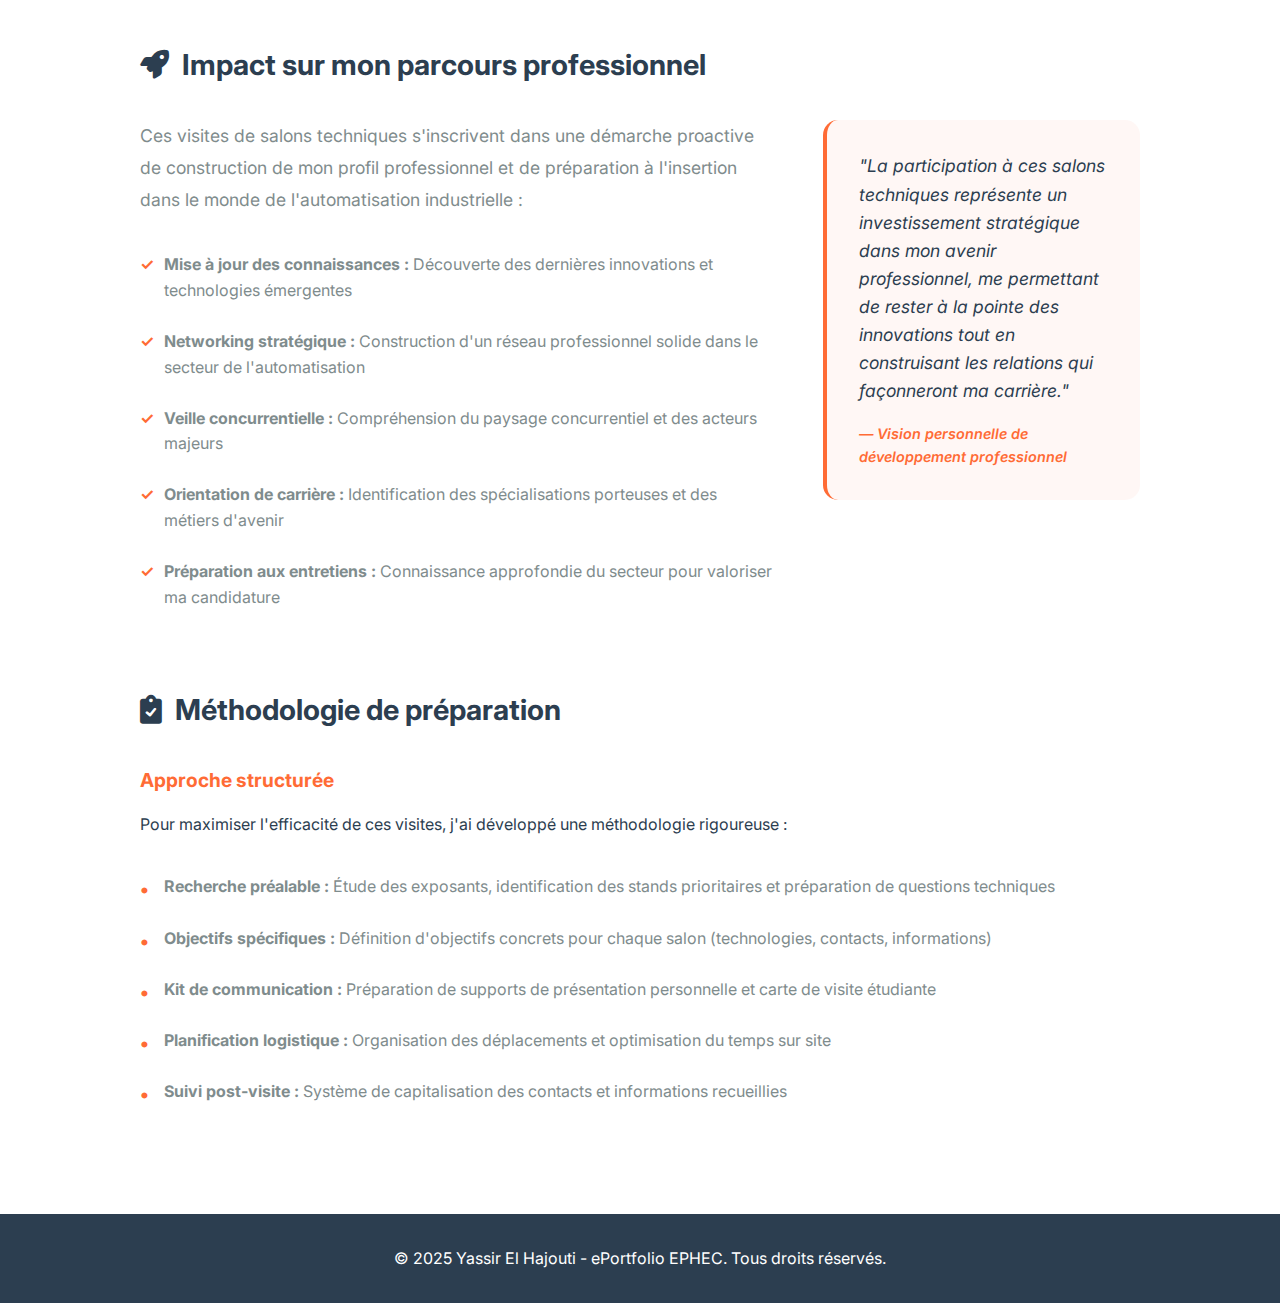
<file: salons-techniques.html>
<!DOCTYPE html>
<html lang="fr">

<head>
    <meta charset="UTF-8">
    <meta name="viewport" content="width=device-width, initial-scale=1.0">
    <title>Salons Techniques Spécialisés | Yassir El Hajouti</title>
    <link href="https://fonts.googleapis.com/css2?family=Inter:wght@300;400;500;600;700&display=swap" rel="stylesheet">
    <link rel="stylesheet" href="https://cdnjs.cloudflare.com/ajax/libs/font-awesome/6.0.0/css/all.min.css">
    <link rel="stylesheet" href="style.css">
    <link rel="stylesheet" href="projet-detail.css">
</head>

<body>
    <!-- Navigation -->
    <nav class="navbar" id="navbar">
        <div class="nav-container">
            <div class="nav-brand">
                <h2>Yassir El Hajouti</h2>
            </div>
            <ul class="nav-menu" id="nav-menu">
                <li><a href="index.html#accueil" class="nav-link">Accueil</a></li>
                <li><a href="index.html#about" class="nav-link">À propos</a></li>
                <li><a href="index.html#formation" class="nav-link">Formation</a></li>
                <li><a href="index.html#competences" class="nav-link">Compétences</a></li>
                <li><a href="index.html#projets" class="nav-link">Projets</a></li>
                <li><a href="index.html#activites" class="nav-link active">Activités</a></li>
                <li><a href="index.html#swot" class="nav-link">Analyse SWOT</a></li>
                <li><a href="index.html#contact" class="nav-link">Contact</a></li>
            </ul>
            <div class="hamburger" id="hamburger">
                <span></span>
                <span></span>
                <span></span>
            </div>
        </div>
    </nav>

    <!-- Détail Salons Techniques -->
    <section class="projet-detail">
        <div class="container">
            <div class="section-header">
                <a href="index.html#activites" class="btn-retour">
                    <i class="fas fa-arrow-left"></i> Retour aux activités
                </a>
                <h1 class="section-title">Salons Techniques Spécialisés</h1>
                <p class="section-subtitle">Exploration des innovations industrielles et rencontres professionnelles
                    dans l'automatisation</p>
            </div>

            <div class="projet-detail-content">
                <!-- Introduction -->
                <div class="projet-intro">
                    <div class="intro-text">
                        <h3>Démarche de veille technologique</h3>
                        <p>Dans le cadre de ma formation en automatisation, j'ai visité trois événements
                            techniques majeurs pour enrichir mes connaissances, découvrir les dernières innovations du
                            secteur et établir des contacts professionnels stratégiques.</p>
                        <p>Cette approche proactive de veille technologique s'inscrit parfaitement dans ma démarche de
                            formation continue et de préparation à l'insertion professionnelle dans le domaine de
                            l'automatisation industrielle.</p>
                    </div>
                </div>

                <!-- Objectifs des visites -->
                <div class="objectifs-section">
                    <h3><i class="fas fa-target"></i> Objectifs stratégiques</h3>
                    <div class="objectifs-grid">
                        <div class="objectif-item">
                            <div class="objectif-icon">
                                <i class="fas fa-microscope"></i>
                            </div>
                            <h4>Veille technologique active</h4>
                            <p>Découvrir les dernières innovations en automatisation, robotique et systèmes de
                                production intelligente pour rester à la pointe des technologies émergentes.</p>
                        </div>
                        <div class="objectif-item">
                            <div class="objectif-icon">
                                <i class="fas fa-handshake"></i>
                            </div>
                            <h4>Networking professionnel</h4>
                            <p>Établir des contacts avec des professionnels du secteur, des ingénieurs et des
                                entreprises leaders pour construire mon réseau professionnel.</p>
                        </div>
                        <div class="objectif-item">
                            <div class="objectif-icon">
                                <i class="fas fa-briefcase"></i>
                            </div>
                            <h4>Opportunités de stage</h4>
                            <p>Identifier des entreprises innovantes susceptibles d'offrir des opportunités de stage ou
                                d'emploi dans le domaine de l'automatisation.</p>
                        </div>
                    </div>
                </div>

                <!-- Planning des visites -->
                <div class="defis-section">
                    <h3><i class="fas fa-calendar-alt"></i> Programme de visites planifiées</h3>
                    <div class="timeline" style="max-width: 100%;">

                        <!-- Expérimentarium ULB -->
                        <div class="timeline-item">
                            <div class="timeline-date">Décembre 2022</div>
                            <div class="timeline-content">
                                <h3><i class="fas fa-flask"></i> Expérimentarium de Physique - ULB</h3>
                                <h4>Université Libre de Bruxelles - Campus de la Plaine</h4>
                                <p><strong>Localisation :</strong> <a href="https://goo.gl/maps/MZsJypGW4cJcumU5A"
                                        target="_blank" style="color: var(--primary-color);">Voir l'adresse</a></p>

                                <div class="formation-highlights">
                                    <h5>Contexte de la visite :</h5>
                                    <ul>
                                        <li>Visite organisée dans le cadre du cours de Mécanique théorique [1AU+1EM]
                                            [AE104]</li>
                                        <li>Découverte d'expériences interactives illustrant les principes physiques
                                            appliqués</li>
                                        <li>Connexion entre théorie académique et applications pratiques</li>
                                    </ul>
                                </div>

                                <div class="formation-highlights" style="margin-top: 1rem;">
                                    <h5>Objectifs spécifiques :</h5>
                                    <ul>
                                        <li>Comprendre les applications de la physique dans l'automatisation</li>
                                        <li>Observer des démonstrations de mécanique et d'électromagnétisme</li>
                                        <li>Établir des liens entre cours théoriques et réalité industrielle</li>
                                    </ul>
                                </div>
                            </div>
                        </div>

                        <!-- Machineering -->
                        <div class="timeline-item">
                            <div class="timeline-date">Mars 2023</div>
                            <div class="timeline-content">
                                <h3><i class="fas fa-industry"></i> Machineering - Bruxelles</h3>
                                <h4>Salon de référence belge pour l'industrie manufacturière</h4>
                                <p><strong>Localisation :</strong> <a
                                        href="https://www.google.be/maps/place/Machineering/@50.8973591,4.3373068,14.25z/data=!4m6!3m5!1s0x47c3c3ed56db7161:0xf65b9973a74b27dc!8m2!3d50.9022379!4d4.3329593!16s%2Fg%2F11yc13y07b?hl=fr&entry=ttu&g_ep=EgoyMDI1MDYwNC4wIKXMDSoASAFQAw%3D%3D"
                                        target="_blank" style="color: var(--primary-color);">Brussels Expo</a></p>
                                <p><strong>Site officiel :</strong> <a href="https://www.machineering.eu/fr/home/"
                                        target="_blank" style="color: var(--primary-color);">www.machineering.eu</a></p>

                                <div class="formation-highlights">
                                    <h5>Focus du salon :</h5>
                                    <ul>
                                        <li>Dernières innovations en automatisation et robotique industrielle</li>
                                        <li>Systèmes de production intelligente et Industrie 4.0</li>
                                        <li>Technologies de pointe en ingénierie et manufacturing</li>
                                        <li>Solutions d'automatisation pour PME et grandes entreprises</li>
                                    </ul>
                                </div>

                                <div class="formation-highlights" style="margin-top: 1rem;">
                                    <h5>Opportunités attendues :</h5>
                                    <ul>
                                        <li>Rencontres avec des constructeurs d'automates industriels</li>
                                        <li>Découverte de nouvelles technologies de capteurs et actionneurs</li>
                                        <li>Échanges avec des ingénieurs et techniciens expérimentés</li>
                                        <li>Identification d'entreprises partenaires potentielles</li>
                                    </ul>
                                </div>
                            </div>
                        </div>

                        <!-- Indumation -->
                        <div class="timeline-item">
                            <div class="timeline-date">Janvier 2024</div>
                            <div class="timeline-content">
                                <h3><i class="fas fa-robot"></i> Indumation - Courtrai</h3>
                                <h4>Salon spécialisé en automatisation industrielle</h4>
                                <p><strong>Localisation :</strong> <a
                                        href="https://www.google.be/maps/place/Kortrijk+Xpo/@50.7953814,3.2753166,13.5z/data=!4m6!3m5!1s0x47c33b302df8f1cb:0x38d344aec7243f50!8m2!3d50.8062063!4d3.2769113!16s%2Fm%2F0bm9gnq?hl=fr&entry=ttu&g_ep=EgoyMDI1MDYwNC4wIKXMDSoASAFQAw%3D%3D"
                                        target="_blank" style="color: var(--primary-color);">Kortrijk Xpo</a></p>
                                <p><strong>Site officiel :</strong> <a href="https://www.indumation.be/fr/home/"
                                        target="_blank" style="color: var(--primary-color);">www.indumation.be</a></p>

                                <div class="formation-highlights">
                                    <h5>Spécialisations du salon :</h5>
                                    <ul>
                                        <li>Automatisation industrielle et systèmes de contrôle avancés</li>
                                        <li>Technologies de production intelligente et connectée</li>
                                        <li>Solutions IoT industrielles et communication machine-to-machine</li>
                                        <li>Innovations en mécatronique et robotique collaborative</li>
                                    </ul>
                                </div>

                                <div class="formation-highlights" style="margin-top: 1rem;">
                                    <h5>Intérêts particuliers :</h5>
                                    <ul>
                                        <li>Démonstrations live d'automates et systèmes de régulation</li>
                                        <li>Workshops techniques sur les nouveaux standards industriels</li>
                                        <li>Présentation des métiers émergents en automatisation</li>
                                        <li>Networking avec des spécialistes de l'Industrie 4.0</li>
                                    </ul>
                                </div>
                            </div>
                        </div>
                    </div>
                </div>

                <!-- Images des salons -->
                <div class="technologies-section">
                    <h3><i class="fas fa-images"></i> Aperçu des événements techniques</h3>

                    <!-- Machineering Images -->
                    <div class="intro-image" style="margin-bottom: 3rem;">
                        <div style="text-align: center; margin-bottom: 2rem;">
                            <h4>Machineering - Technologies d'avant-garde</h4>
                        </div>
                        <div class="image-comparison">
                            <div class="comparison-item">
                                <h5>Vue d'ensemble du salon</h5>
                                <img src="machineering_overview.jpg" alt="Vue générale du salon Machineering"
                                    class="comparison-img-ancien">
                            </div>
                            <div class="comparison-item">
                                <h5>Participation active aux démonstrations</h5>
                                <img src="machineering_demo.jpg" alt="Démonstration technique à Machineering"
                                    class="comparison-img-nouveau">
                            </div>
                        </div>
                    </div>

                    <!-- Indumation Images -->
                    <div class="intro-image" style="margin-bottom: 3rem;">
                        <div style="text-align: center; margin-bottom: 2rem;">
                            <h4>Indumation - Automatisation industrielle</h4>
                        </div>
                        <div class="image-comparison">
                            <div class="comparison-item">
                                <h5>Solutions d'automatisation avancées</h5>
                                <img src="indumation_automation.jpg" alt="Solutions d'automatisation à Indumation"
                                    class="comparison-img-ancien">
                            </div>
                            <div class="comparison-item">
                                <h5>Accueil et networking</h5>
                                <img src="indumation_welcome.jpg" alt="Accueil salon Indumation"
                                    class="comparison-img-nouveau">
                            </div>
                        </div>
                    </div>

                    <!-- Dernières images -->
                    <div class="intro-image">
                        <div style="text-align: center; margin-bottom: 2rem;">
                            <h4>Technologies innovantes découvertes</h4>
                        </div>
                        <div class="image-comparison">
                            <div class="comparison-item">
                                <h5>Systèmes de mesure et instrumentation</h5>
                                <img src="instrumentation_advanced.jpg" alt="Systèmes d'instrumentation avancés"
                                    class="comparison-img-ancien">
                            </div>
                            <div class="comparison-item">
                                <h5>Immersion dans l'innovation</h5>
                                <img src="innovation_immersion.jpg" alt="Découverte des innovations"
                                    class="comparison-img-nouveau">
                            </div>
                        </div>
                    </div>
                </div>

                <!-- Compétences développées -->
                <div class="competences-developpees">
                    <h3><i class="fas fa-graduation-cap"></i> Compétences et connaissances acquises</h3>
                    <div class="competences-grid">
                        <div class="competence-category">
                            <h4>Veille technologique</h4>
                            <ul>
                                <li>Identification des tendances émergentes en automatisation</li>
                                <li>Analyse comparative des solutions techniques</li>
                                <li>Évaluation de l'évolution des standards industriels</li>
                                <li>Compréhension des enjeux de l'Industrie 4.0</li>
                                <li>Anticipation des besoins futurs du marché</li>
                            </ul>
                        </div>
                        <div class="competence-category">
                            <h4>Networking professionnel</h4>
                            <ul>
                                <li>Techniques de présentation personnelle efficace</li>
                                <li>Communication technique avec des experts</li>
                                <li>Construction et entretien d'un réseau professionnel</li>
                                <li>Identification d'opportunités de collaboration</li>
                                <li>Développement de relations industrie-école</li>
                            </ul>
                        </div>
                    </div>
                </div>


                <!-- Impact sur la formation -->
                <div class="impact-section">
                    <h3><i class="fas fa-rocket"></i> Impact sur mon parcours professionnel</h3>
                    <div class="impact-content">
                        <div class="impact-text">
                            <p>Ces visites de salons techniques s'inscrivent dans une démarche proactive de construction
                                de mon profil professionnel et de préparation à l'insertion dans le monde de
                                l'automatisation industrielle :</p>
                            <ul>
                                <li><strong>Mise à jour des connaissances :</strong> Découverte des dernières
                                    innovations et technologies émergentes</li>
                                <li><strong>Networking stratégique :</strong> Construction d'un réseau professionnel
                                    solide dans le secteur de l'automatisation</li>
                                <li><strong>Veille concurrentielle :</strong> Compréhension du paysage concurrentiel et
                                    des acteurs majeurs</li>
                                <li><strong>Orientation de carrière :</strong> Identification des spécialisations
                                    porteuses et des métiers d'avenir</li>
                                <li><strong>Préparation aux entretiens :</strong> Connaissance approfondie du secteur
                                    pour valoriser ma candidature</li>
                            </ul>
                        </div>
                        <div class="impact-quote">
                            <blockquote>
                                "La participation à ces salons techniques représente un investissement stratégique dans
                                mon avenir professionnel, me permettant de rester à la pointe des innovations tout en
                                construisant les relations qui façonneront ma carrière."
                                <cite>— Vision personnelle de développement professionnel</cite>
                            </blockquote>
                        </div>
                    </div>
                </div>

                <!-- Planification et préparation -->
                <div class="analyse-section">
                    <h3><i class="fas fa-clipboard-check"></i> Méthodologie de préparation</h3>
                    <div class="analyse-content">
                        <div class="analyse-text">
                            <h4>Approche structurée</h4>
                            <p>Pour maximiser l'efficacité de ces visites, j'ai développé une méthodologie rigoureuse :
                            </p>
                            <ul>
                                <li><strong>Recherche préalable :</strong> Étude des exposants, identification des
                                    stands prioritaires et préparation de questions techniques</li>
                                <li><strong>Objectifs spécifiques :</strong> Définition d'objectifs concrets pour chaque
                                    salon (technologies, contacts, informations)</li>
                                <li><strong>Kit de communication :</strong> Préparation de supports de présentation
                                    personnelle et carte de visite étudiante</li>
                                <li><strong>Planification logistique :</strong> Organisation des déplacements et
                                    optimisation du temps sur site</li>
                                <li><strong>Suivi post-visite :</strong> Système de capitalisation des contacts et
                                    informations recueillies</li>
                            </ul>
                        </div>
                    </div>
                </div>
            </div>
        </div>
    </section>

    <!-- Footer -->
    <footer class="footer">
        <div class="container">
            <div class="footer-content">
                <p>&copy; 2025 Yassir El Hajouti - ePortfolio EPHEC. Tous droits réservés.</p>
            </div>
        </div>
    </footer>

    <!-- Back to top button -->
    <button class="back-to-top" id="backToTop">
        <i class="fas fa-arrow-up"></i>
    </button>

    <script src="script.js"></script>
</body>

</html>
</file>
<file: style.css>
* {
    margin: 0;
    padding: 0;
    box-sizing: border-box;
}

:root {
    --primary-color: #ff6b35;
    --secondary-color: #2c3e50;
    --accent-color: #3498db;
    --text-dark: #2c3e50;
    --text-light: #7f8c8d;
    --white: #ffffff;
    --light-bg: #f8f9fa;
    --gradient: linear-gradient(135deg, #ff6b35 0%, #f7931e 100%);
    --shadow: 0 10px 30px rgba(0, 0, 0, 0.1);
    --shadow-hover: 0 20px 40px rgba(0, 0, 0, 0.15);
}

body {
    font-family: 'Inter', sans-serif;
    line-height: 1.6;
    color: var(--text-dark);
    overflow-x: hidden;
}

.container {
    max-width: 1200px;
    margin: 0 auto;
    padding: 0 20px;
}

/* Navigation */
.navbar {
    position: fixed;
    top: 0;
    width: 100%;
    background: rgba(255, 255, 255, 0.95);
    backdrop-filter: blur(10px);
    z-index: 1000;
    transition: all 0.3s ease;
    height: 80px;
}

.navbar.scrolled {
    background: rgba(255, 255, 255, 0.98);
    box-shadow: var(--shadow);
}

.nav-container {
    max-width: 1200px;
    margin: 0 auto;
    padding: 1rem 20px;
    display: flex;
    justify-content: space-between;
    align-items: center;
    height: 100%;
}

.nav-brand h2 {
    color: var(--primary-color);
    font-weight: 700;
    font-size: 1.5rem;
}

.nav-menu {
    display: flex;
    list-style: none;
    gap: 2rem;
}

.nav-link {
    text-decoration: none;
    color: var(--text-dark);
    font-weight: 500;
    transition: color 0.3s ease;
    font-size: 0.95rem;
    position: relative;
}

.nav-link:hover {
    color: var(--primary-color);
}

.nav-link.active {
    color: var(--primary-color) !important;
    font-weight: 600;
}

.nav-link.active::after {
    content: '';
    position: absolute;
    bottom: -5px;
    left: 0;
    right: 0;
    height: 2px;
    background: var(--primary-color);
    border-radius: 1px;
}

.hamburger {
    display: none;
    flex-direction: column;
    cursor: pointer;
}

.hamburger span {
    width: 25px;
    height: 3px;
    background: var(--text-dark);
    margin: 3px 0;
    transition: 0.3s;
}

/* Hero Section */
.hero {
    min-height: 100vh;
    display: flex;
    align-items: center;
    background: linear-gradient(135deg, rgba(248, 249, 250, 0.9) 0%, rgba(233, 236, 239, 0.9) 100%),
                url('data:image/svg+xml,<svg xmlns="http://www.w3.org/2000/svg" viewBox="0 0 1000 1000"><defs><linearGradient id="grad1" x1="0%" y1="0%" x2="100%" y2="100%"><stop offset="0%" style="stop-color:%23f8f9fa;stop-opacity:0.8" /><stop offset="100%" style="stop-color:%23e9ecef;stop-opacity:0.8" /></linearGradient></defs><rect width="1000" height="1000" fill="url(%23grad1)"/><circle cx="200" cy="200" r="150" fill="%23ff6b35" opacity="0.1"/><circle cx="800" cy="300" r="100" fill="%233498db" opacity="0.1"/><circle cx="600" cy="700" r="200" fill="%23f7931e" opacity="0.05"/></svg>');
    background-size: cover;
    background-position: center;
    padding-top: 120px;
    padding-bottom: 60px;
    position: relative;
}

.hero::before {
    content: '';
    position: absolute;
    top: 0;
    left: 0;
    right: 0;
    bottom: 0;
    background: linear-gradient(135deg, rgba(255, 107, 53, 0.03) 0%, rgba(52, 152, 219, 0.03) 100%);
    z-index: -1;
}

.hero-container {
    max-width: 1200px;
    margin: 0 auto;
    padding: 0 20px;
}

.hero-content {
    display: grid;
    grid-template-columns: 1fr 1fr;
    gap: 4rem;
    align-items: center;
}

.hero-text {
    display: flex;
    flex-direction: column;
    align-items: flex-start;
}

.hero-title {
    font-size: 3.5rem;
    font-weight: 700;
    margin-bottom: 1rem;
    opacity: 0;
    animation: fadeInUp 1s ease 0.2s forwards;
    align-self: flex-start;
    text-align: left;
}

.gradient-text {
    background: var(--gradient);
    -webkit-background-clip: text;
    -webkit-text-fill-color: transparent;
    background-clip: text;
}

.hero-subtitle {
    font-size: 1.5rem;
    color: var(--text-light);
    margin-bottom: 1rem;
    opacity: 0;
    animation: fadeInUp 1s ease 0.4s forwards;
    align-self: flex-start;
    text-align: left;
}

.hero-description {
    font-size: 1.1rem;
    line-height: 1.8;
    margin-bottom: 2rem;
    opacity: 0;
    animation: fadeInUp 1s ease 0.6s forwards;
    text-align: left;
    align-self: flex-start;
}

.hero-buttons {
    display: flex;
    gap: 1rem;
    opacity: 0;
    animation: fadeInUp 1s ease 0.8s forwards;
    align-self: flex-start;
}

.btn {
    padding: 1rem 2rem;
    border: none;
    border-radius: 50px;
    text-decoration: none;
    font-weight: 600;
    transition: all 0.3s ease;
    cursor: pointer;
    display: inline-block;
    position: relative;
    overflow: hidden;
}

.btn-primary {
    background: var(--gradient);
    color: var(--white);
}

.btn-primary:hover {
    transform: translateY(-2px);
    box-shadow: var(--shadow-hover);
}

.btn-secondary {
    background: transparent;
    color: var(--text-dark);
    border: 2px solid var(--text-dark);
}

.btn-secondary:hover {
    background: var(--text-dark);
    color: var(--white);
}

.hero-image {
    display: flex;
    justify-content: center;
    opacity: 0;
    animation: fadeInRight 1s ease 0.5s forwards;
}

.image-container {
    width: 350px;
    height: 350px;
    border-radius: 50%;
    overflow: hidden;
    box-shadow: var(--shadow);
    position: relative;
    border: 5px solid var(--white);
}

.profile-img {
    width: 100%;
    height: 100%;
    object-fit: cover;
}

/* Sections communes */
section {
    padding: 5rem 0;
    position: relative;
    z-index: 1;
}

section[id] {
    scroll-margin-top: 100px;
}

.section-header {
    text-align: center;
    margin-bottom: 3rem;
    position: relative;
    z-index: 2;
}

.section-title {
    font-size: 2.5rem;
    font-weight: 700;
    margin-bottom: 1rem;
    color: var(--text-dark);
}

.section-subtitle {
    font-size: 1.2rem;
    color: var(--text-light);
}

/* About Section */
.about {
    background: var(--white);
    position: relative;
    overflow: hidden;
}

.about::before {
    content: '';
    position: absolute;
    top: -50%;
    right: -50%;
    width: 100%;
    height: 200%;
    background: linear-gradient(45deg, transparent 30%, rgba(255, 107, 53, 0.05) 50%, transparent 70%);
    transform: rotate(15deg);
    z-index: 0;
}

.about-content {
    display: grid;
    grid-template-columns: 2fr 1fr;
    gap: 3rem;
    align-items: flex-start;
    position: relative;
    z-index: 2;
}

.about-text {
    text-align: left;
}

.about-text p {
    font-size: 1.1rem;
    line-height: 1.8;
    color: var(--text-light);
    background: rgba(255, 255, 255, 0.8);
    padding: 1.5rem;
    border-radius: 15px;
    backdrop-filter: blur(10px);
    text-align: left;
    margin: 0;
}

.about-details {
    margin-top: 2rem;
}

.detail-item {
    margin-bottom: 2rem;
    padding: 2rem;
    background: rgba(255, 107, 53, 0.05);
    border-radius: 15px;
    border-left: 4px solid var(--primary-color);
}

.detail-item h4 {
    color: var(--primary-color);
    margin-bottom: 1.5rem;
    display: flex;
    align-items: center;
    gap: 0.5rem;
    font-size: 1.2rem;
}

.experience-item {
    background: rgba(255, 255, 255, 0.8);
    padding: 1.5rem;
    border-radius: 10px;
    margin-top: 1rem;
}

.experience-item h5 {
    color: var(--text-dark);
    margin-bottom: 0.5rem;
    font-size: 1.1rem;
}

.experience-duration {
    background: var(--primary-color);
    color: var(--white);
    padding: 0.3rem 0.8rem;
    border-radius: 15px;
    font-size: 0.9rem;
    font-weight: 600;
    display: inline-block;
    margin-bottom: 1rem;
}

.experience-skills {
    list-style: none;
    margin-top: 1rem;
}

.experience-skills li {
    padding: 0.5rem 0;
    color: var(--text-light);
    position: relative;
    padding-left: 1.5rem;
}

.experience-skills li::before {
    content: '✓';
    position: absolute;
    left: 0;
    color: var(--primary-color);
    font-weight: bold;
}

.about-stats {
    display: grid;
    gap: 2rem;
}

.stat-item {
    text-align: center;
    padding: 1.5rem;
    background: rgba(255, 255, 255, 0.9);
    border-radius: 15px;
    transition: transform 0.3s ease;
    backdrop-filter: blur(10px);
    border: 1px solid rgba(255, 107, 53, 0.1);
}

.stat-item:hover {
    transform: translateY(-5px);
}

.stat-item:hover h3 {
    transform: scale(1.1);
    transition: transform 0.3s ease;
}

.stat-item h3 {
    font-size: 2.5rem;
    font-weight: 700;
    color: var(--primary-color);
    margin-bottom: 0.5rem;
}

/* Formation Section */
.formation {
    background: linear-gradient(135deg, var(--light-bg) 0%, rgba(248, 249, 250, 0.9) 100%);
    position: relative;
    overflow: hidden;
}

.formation::before {
    content: '';
    position: absolute;
    top: 20%;
    left: -10%;
    width: 200px;
    height: 200px;
    background: radial-gradient(circle, rgba(52, 152, 219, 0.1) 0%, transparent 70%);
    border-radius: 50%;
    z-index: 0;
}

.timeline {
    position: relative;
    max-width: 800px;
    margin: 0 auto;
    z-index: 2;
}

.timeline::before {
    content: '';
    position: absolute;
    left: 50%;
    top: 0;
    bottom: 0;
    width: 3px;
    background: var(--gradient);
    transform: translateX(-50%);
    border-radius: 3px;
}

.timeline-item {
    position: relative;
    margin-bottom: 3rem;
    display: flex;
    align-items: center;
}

.timeline-item:nth-child(odd) {
    flex-direction: row-reverse;
}

.timeline-date {
    background: var(--gradient);
    color: var(--white);
    padding: 0.5rem 1rem;
    border-radius: 25px;
    font-weight: 600;
    position: absolute;
    left: 50%;
    transform: translateX(-50%);
    z-index: 3;
    box-shadow: var(--shadow);
}

.timeline-content {
    background: var(--white);
    padding: 2rem;
    border-radius: 15px;
    box-shadow: var(--shadow);
    width: 45%;
    transition: transform 0.3s ease;
    position: relative;
    z-index: 2;
}

.timeline-item:nth-child(odd) .timeline-content {
    margin-right: auto;
}

.timeline-item:nth-child(even) .timeline-content {
    margin-left: auto;
}

.timeline-content:hover {
    transform: translateY(-5px);
    box-shadow: var(--shadow-hover);
}

.timeline-content h3 {
    color: var(--primary-color);
    margin-bottom: 0.5rem;
}

.timeline-content h4 {
    color: var(--text-dark);
    margin-bottom: 1rem;
}

.formation-highlights {
    margin-top: 1.5rem;
    padding: 1.5rem;
    background: rgba(248, 249, 250, 0.8);
    border-radius: 10px;
}

.formation-highlights:hover {
    background: rgba(255, 107, 53, 0.1);
    transition: background 0.3s ease;
}

.formation-highlights h5 {
    color: var(--primary-color);
    margin-bottom: 1rem;
    font-size: 1rem;
}

.formation-highlights ul {
    list-style: none;
}

.formation-highlights li {
    color: var(--text-light);
    margin-bottom: 0.8rem;
    position: relative;
    padding-left: 1.5rem;
    line-height: 1.6;
}

.formation-highlights li::before {
    content: '→';
    position: absolute;
    left: 0;
    color: var(--primary-color);
    font-weight: bold;
}

.formation-highlights li:hover::before {
    transform: scale(1.2);
    transition: transform 0.3s ease;
}

/* Compétences Section */
.competences {
    background: var(--white);
    position: relative;
    overflow: hidden;
}

.competences::after {
    content: '';
    position: absolute;
    bottom: -20%;
    right: -20%;
    width: 300px;
    height: 300px;
    background: radial-gradient(circle, rgba(247, 147, 30, 0.1) 0%, transparent 70%);
    border-radius: 50%;
    z-index: 0;
}

.competences .section-header {
    text-align: center;
    margin-bottom: 4rem;
}

.competences .section-title {
    font-size: 2.8rem;
    font-weight: 700;
    color: #2d3748;
    margin-bottom: 0.5rem;
}

.competences .section-subtitle {
    font-size: 1.1rem;
    color: #718096;
    font-weight: 400;
}

.skills-grid {
    display: grid;
    grid-template-columns: repeat(auto-fit, minmax(250px, 1fr));
    gap: 1rem;
    margin-bottom: 3rem;
    position: relative;
    z-index: 2;
}

.skills-grid-bottom {
    display: grid;
    grid-template-columns: repeat(2, 1fr);
    gap: 1rem;
    max-width: 600px;
    margin: 0 auto;
    padding: 0 20px;
}

.skill-category {
    text-align: center;
    padding: 2rem;
    background: rgba(248, 249, 250, 0.8);
    border-radius: 15px;
    transition: all 0.3s ease;
    border: 1px solid rgba(255, 107, 53, 0.1);
    backdrop-filter: blur(10px);
}

.skill-category:hover {
    transform: translateY(-10px);
    box-shadow: var(--shadow-hover);
    background: rgba(255, 255, 255, 0.9);
}

.skill-icon {
    font-size: 3rem;
    color: var(--primary-color);
    margin-bottom: 1.5rem;
    display: block;
}

.skill-category h3 {
    margin-bottom: 1rem;
    color: var(--text-dark);
}

.skill-category ul {
    list-style: none;
}

.skill-category li {
    padding: 0.5rem 0;
    color: var(--text-light);
}

/* Section PIX */
.pix-section {
    background: rgba(255, 255, 255, 0.9);
    padding: 2rem;
    border-radius: 15px;
    box-shadow: var(--shadow);
    text-align: center;
    position: relative;
    z-index: 2;
    backdrop-filter: blur(10px);
    margin-top: 3rem;
}

.pix-section h3 {
    color: var(--primary-color);
    margin-bottom: 1rem;
}

.progress-bar {
    background: #e9ecef;
    border-radius: 25px;
    height: 20px;
    margin: 1rem 0;
    overflow: hidden;
    position: relative;
}

.progress-fill {
    height: 100%;
    background: var(--gradient);
    border-radius: 25px;
    transition: width 2s ease;
    width: 0;
    animation: fillProgress 2s ease-in-out 1s forwards;
}

@keyframes fillProgress {
    to {
        width: 93.75%; /* 75/80 = 93.75% */
    }
}

.pix-info {
    margin-top: 1rem;
    font-size: 0.9rem;
    color: var(--text-light);
}

/* Projets Section */
.projets {
    background: var(--light-bg);
    position: relative;
    z-index: 1;
}

.projets-container {
    display: flex;
    flex-direction: column;
    gap: 3rem;
    max-width: 1000px;
    margin: 0 auto;
}

.projet-item {
    background: var(--white);
    border-radius: 20px;
    padding: 2.5rem;
    box-shadow: var(--shadow);
    transition: all 0.3s ease;
    position: relative;
    overflow: hidden;
}

.projet-item.featured {
    border: 3px solid var(--primary-color);
    background: linear-gradient(135deg, rgba(255, 107, 53, 0.05) 0%, rgba(255, 255, 255, 1) 100%);
}

.projet-item:hover {
    transform: translateY(-8px);
    box-shadow: var(--shadow-hover);
}

.projet-header {
    display: flex;
    align-items: flex-start;
    gap: 1.5rem;
    margin-bottom: 2rem;
}

.projet-icon {
    background: var(--gradient);
    color: var(--white);
    width: 70px;
    height: 70px;
    border-radius: 15px;
    display: flex;
    align-items: center;
    justify-content: center;
    font-size: 1.8rem;
    flex-shrink: 0;
}

.projet-title h3 {
    color: var(--text-dark);
    margin-bottom: 0.5rem;
    font-size: 1.4rem;
}

.projet-status {
    padding: 0.4rem 1rem;
    border-radius: 20px;
    font-size: 0.9rem;
    font-weight: 600;
    color: var(--white);
}

.projet-status.en-cours {
    background: #28a745;
}

.projet-status.termine {
    background: #007bff;
}

.projet-description {
    color: var(--text-light);
    line-height: 1.7;
    margin-bottom: 2rem;
    font-size: 1.05rem;
}

.projet-details {
    margin-bottom: 2rem;
    padding: 1.5rem;
    background: rgba(248, 249, 250, 0.8);
    border-radius: 10px;
}

.projet-details h4 {
    color: var(--primary-color);
    margin-bottom: 1rem;
    font-size: 1.1rem;
}

.projet-details ul {
    list-style: none;
}

.projet-details li {
    padding: 0.5rem 0;
    color: var(--text-light);
    position: relative;
    padding-left: 1.5rem;
    line-height: 1.6;
}

.projet-details li::before {
    content: '→';
    position: absolute;
    left: 0;
    color: var(--primary-color);
    font-weight: bold;
}

.projet-details li:hover::before {
    transform: scale(1.2);
    transition: transform 0.3s ease;
}

.projet-tags {
    display: flex;
    flex-wrap: wrap;
    gap: 0.8rem;
}

.tag {
    background: var(--primary-color);
    color: var(--white);
    padding: 0.4rem 1rem;
    border-radius: 20px;
    font-size: 0.85rem;
    font-weight: 500;
}

.tag:hover {
    transform: translateY(-2px);
    box-shadow: 0 5px 15px rgba(255, 107, 53, 0.3);
    transition: all 0.3s ease;
}

/* Activités Section */
.activites {
    background: var(--white);
    position: relative;
    z-index: 1;
}

.activites-category {
    margin-bottom: 4rem;
}

.activites-category h3 {
    color: var(--primary-color);
    font-size: 1.8rem;
    margin-bottom: 2.5rem;
    display: flex;
    align-items: center;
    gap: 0.8rem;
}

.activites-grid {
    display: grid;
    grid-template-columns: 1fr;
    gap: 2.5rem;
}

.activite-item {
    background: var(--white);
    border-radius: 15px;
    padding: 2.5rem;
    transition: all 0.3s ease;
    border-left: 5px solid var(--primary-color);
    box-shadow: var(--shadow);
}

.activite-item:hover {
    transform: translateY(-5px);
    box-shadow: var(--shadow-hover);
}

.activite-header {
    display: flex;
    justify-content: space-between;
    align-items: flex-start;
    margin-bottom: 1.5rem;
    flex-wrap: wrap;
    gap: 1rem;
}

.activite-header h4 {
    color: var(--text-dark);
    font-size: 1.3rem;
    margin: 0;
}

.activite-status {
    padding: 0.5rem 1rem;
    border-radius: 20px;
    font-size: 0.85rem;
    font-weight: 600;
    white-space: nowrap;
    display: inline-block;
}

.activite-status.a-realiser {
    background: #ffc107;
    color: var(--text-dark);
}

.activite-status.a-planifier {
    background: #6c757d;
    color: var(--white);
}

.activite-description {
    color: var(--text-light);
    line-height: 1.7;
    margin-bottom: 2rem;
    font-size: 1.05rem;
}

.activite-details {
    padding: 1.5rem;
    background: rgba(248, 249, 250, 0.8);
    border-radius: 10px;
}

.activite-details h5 {
    color: var(--primary-color);
    margin-bottom: 1rem;
    font-size: 1rem;
}

.activite-details ul {
    list-style: none;
}

.activite-details li {
    padding: 0.4rem 0;
    color: var(--text-light);
    position: relative;
    padding-left: 1.5rem;
    line-height: 1.6;
}

.activite-details li::before {
    content: '•';
    position: absolute;
    left: 0;
    color: var(--primary-color);
    font-weight: bold;
}

.activite-details li:hover::before {
    transform: scale(1.2);
    transition: transform 0.3s ease;
}

/* SWOT Section */
.swot {
    background: var(--white);
    position: relative;
    z-index: 1;
}

.swot-grid {
    display: grid;
    grid-template-columns: repeat(2, 1fr);
    gap: 2rem;
}

.swot-item {
    padding: 2rem;
    border-radius: 15px;
    transition: transform 0.3s ease;
    position: relative;
    z-index: 2;
}

.swot-item:hover {
    transform: translateY(-5px);
}

.swot-item h3 {
    margin-bottom: 1.5rem;
    font-size: 1.3rem;
    display: flex;
    align-items: center;
    gap: 0.5rem;
}

.swot-item ul {
    list-style: none;
}

.swot-item li {
    padding: 0.5rem 0;
    position: relative;
    padding-left: 1.5rem;
}

.swot-item li::before {
    content: '•';
    position: absolute;
    left: 0;
    font-weight: bold;
}

.forces {
    background: linear-gradient(135deg, #d4edda 0%, #c3e6cb 100%);
    color: #155724;
}

.weaknesses {
    background: linear-gradient(135deg, #f8d7da 0%, #f5c6cb 100%);
    color: #721c24;
}

.opportunities {
    background: linear-gradient(135deg, #d1ecf1 0%, #bee5eb 100%);
    color: #0c5460;
}

.threats {
    background: linear-gradient(135deg, #fff3cd 0%, #ffeaa7 100%);
    color: #856404;
}

/* Contact Section */
.contact {
    background: var(--light-bg);
    position: relative;
    z-index: 1;
}

.contact-content {
    max-width: 600px;
    margin: 0 auto;
}

.contact-item {
    display: flex;
    align-items: center;
    gap: 1.5rem;
    padding: 1.5rem;
    background: var(--white);
    border-radius: 15px;
    box-shadow: var(--shadow);
    margin-bottom: 1.5rem;
    transition: transform 0.3s ease;
    position: relative;
    z-index: 2;
}

.contact-item:hover {
    transform: translateY(-5px);
}

.contact-item:hover i {
    transform: scale(1.2);
    transition: all 0.3s ease;
}

.contact-item i {
    font-size: 2rem;
    color: var(--primary-color);
    width: 50px;
    text-align: center;
    transition: all 0.3s ease;
}

.contact-item h4 {
   color: var(--text-dark);
   margin-bottom: 0.5rem;
   margin-top: 0;
}

.contact-item p {
   color: var(--text-light);
   margin: 0;
}

.contact-item div {
  flex: 1;
}

/* Contact Section - Éléments cliquables */
.contact-item.clickable {
  cursor: pointer;
  transition: all 0.3s ease;
  position: relative;
}

.contact-item.clickable a {
  position: absolute;
  top: 0;
  left: 0;
  right: 0;
  bottom: 0;
  z-index: 10;
  text-decoration: none;
  display: block;
  color: var(--text-light);
  transition: color 0.3s ease;
}

.contact-item.clickable:hover {
  transform: translateY(-5px) scale(1.02);
  box-shadow: var(--shadow-hover);
  background: linear-gradient(135deg, rgba(255, 107, 53, 0.05) 0%, rgba(255, 255, 255, 1) 100%);
  animation: pulse-border 2s infinite;
}

.contact-item.clickable:hover i {
  color: var(--primary-color);
  transform: scale(1.2);
  transition: all 0.3s ease;
}

.contact-item.clickable p.contact-text {
  color: var(--text-light);
  transition: color 0.3s ease;
  margin: 0;
}

.contact-item.clickable:hover p.contact-text {
  color: var(--primary-color);
}

.contact-item.clickable a:hover {
  color: var(--primary-color);
  text-decoration: underline;
}

/* Effet de clic pour le feedback utilisateur */
.contact-item.clickable:active {
  transform: translateY(-2px) scale(1.01);
  transition: all 0.1s ease;
}

/* Focus pour l'accessibilité */
.contact-item.clickable:focus-within,
.contact-item.clickable a:focus {
  outline: 2px solid var(--primary-color);
  outline-offset: 2px;
  border-radius: 15px;
}

/* Animation de pulsation pour attirer l'attention */
@keyframes pulse-border {
  0% {
      box-shadow: var(--shadow);
  }
  50% {
      box-shadow: 0 0 0 8px rgba(255, 107, 53, 0.1), var(--shadow);
  }
  100% {
      box-shadow: var(--shadow);
  }
}

.clickable {
  cursor: pointer;
}

.clickable:hover {
  opacity: 0.8;
}

/* Footer */
.footer {
  background: var(--text-dark);
  color: var(--white);
  padding: 2rem 0;
  text-align: center;
  position: relative;
  z-index: 10;
}

.footer-content {
  display: flex;
  justify-content: center;
  align-items: center;
  flex-wrap: wrap;
  gap: 1rem;
}

.footer-links {
  display: flex;
  gap: 2rem;
}

.footer-links a {
  color: var(--white);
  text-decoration: none;
  transition: color 0.3s ease;
}

.footer-links a:hover {
  color: var(--primary-color);
}

/* Back to top button */
.back-to-top {
  position: fixed;
  bottom: 20px;
  right: 20px;
  background: var(--primary-color);
  color: white;
  border: none;
  border-radius: 50%;
  width: 50px;
  height: 50px;
  cursor: pointer;
  display: none;
  z-index: 1001;
  transition: all 0.3s ease;
  box-shadow: var(--shadow);
}

.back-to-top:hover {
  background: var(--secondary-color);
  transform: translateY(-2px);
}

/* Animations */
@keyframes fadeInUp {
  from {
      opacity: 0;
      transform: translateY(30px);
  }
  to {
      opacity: 1;
      transform: translateY(0);
  }
}

@keyframes fadeInRight {
  from {
      opacity: 0;
      transform: translateX(30px);
  }
  to {
      opacity: 1;
      transform: translateX(0);
  }
}

/* Scroll animations */
.fade-in {
  opacity: 0;
  transform: translateY(30px);
  transition: all 0.6s ease;
}

.fade-in.visible {
  opacity: 1;
  transform: translateY(0);
}

/* Animation d'entrée pour les éléments */
.animate-on-scroll {
  opacity: 0;
  transform: translateY(20px);
  transition: all 0.6s ease;
}

.animate-on-scroll.visible {
  opacity: 1;
  transform: translateY(0);
}

/* États focus pour l'accessibilité */
.nav-link:focus,
.btn:focus,
.contact-item a:focus {
  outline: 2px solid var(--primary-color);
  outline-offset: 2px;
}

/* Amélioration du contraste pour l'accessibilité */
.btn-secondary:focus {
  background: var(--text-dark);
  color: var(--white);
}

/* Style pour l'état de chargement */
.loading {
  opacity: 0.6;
  pointer-events: none;
}

/* Styles pour les effets de ripple sur les boutons */
.ripple {
  position: absolute;
  border-radius: 50%;
  background: rgba(255, 255, 255, 0.6);
  transform: scale(0);
  animation: ripple-animation 0.6s linear;
  pointer-events: none;
}

@keyframes ripple-animation {
  to {
      transform: scale(4);
      opacity: 0;
  }
}

/* Responsive Design */
@media (max-width: 768px) {
  .navbar {
      height: 70px;
  }

  .hamburger {
      display: flex;
  }

  .nav-menu {
      position: fixed;
      left: -100%;
      top: 70px;
      flex-direction: column;
      background-color: rgba(255, 255, 255, 0.98);
      width: 100%;
      text-align: center;
      transition: 0.3s;
      box-shadow: var(--shadow);
      padding: 2rem 0;
      z-index: 999;
      backdrop-filter: blur(10px);
  }

  .nav-menu.active {
      left: 0;
  }

  .hero {
      padding-top: 100px;
  }

  .hero-content {
      grid-template-columns: 1fr;
      text-align: left;
      gap: 2rem;
  }

  .hero-text {
      align-items: flex-start;
  }

  .hero-title {
      font-size: 2.5rem;
  }

  .about-content {
      grid-template-columns: 1fr;
      text-align: left;
  }

  .about-text {
      text-align: left;
  }

  .about-text p {
      text-align: left;
  }

  .timeline::before {
      left: 20px;
  }

  .timeline-item {
      flex-direction: row !important;
      padding-left: 50px;
  }

  .timeline-content {
      width: 100% !important;
      margin: 0 !important;
  }

  .timeline-date {
      left: 20px !important;
      transform: translateX(-50%);
  }

  .skills-grid {
      grid-template-columns: repeat(2, 1fr);
      gap: 1.5rem;
  }

  .skills-grid-bottom {
      grid-template-columns: 1fr;
      gap: 1.5rem;
  }

  .skill-category {
      padding: 2rem 1.5rem;
  }

  .swot-grid {
      grid-template-columns: 1fr;
  }

  .footer-content {
      flex-direction: column;
      text-align: center;
  }

  section[id] {
      scroll-margin-top: 80px;
  }

  .projet-header {
      flex-direction: column;
      text-align: center;
      gap: 1rem;
  }

  .projet-icon {
      width: 60px;
      height: 60px;
      font-size: 1.5rem;
      margin: 0 auto;
  }

  .activite-header {
      flex-direction: column;
      align-items: flex-start;
      gap: 0.5rem;
  }

  .activite-status {
      align-self: flex-start;
  }

  .formation-highlights {
      padding: 1rem;
  }

  .contact-item.clickable:hover {
      transform: translateY(-3px) scale(1.01);
  }

  .detail-item {
      padding: 1.5rem;
  }

  .experience-item {
      padding: 1rem;
  }

  .projet-details, .activite-details {
      padding: 1rem;
  }

  .tag {
      font-size: 0.8rem;
      padding: 0.3rem 0.8rem;
  }
}

@media (max-width: 480px) {
  .hero {
      padding-top: 90px;
  }

  .hero-title {
      font-size: 2rem;
  }

  .section-title {
      font-size: 2rem;
  }

  .btn {
      padding: 0.8rem 1.5rem;
      font-size: 0.9rem;
  }

  .hero-buttons {
      flex-direction: column;
      align-items: flex-start;
  }

  section[id] {
      scroll-margin-top: 70px;
  }

  .projets-container {
      gap: 2rem;
  }

  .projet-item {
      padding: 2rem 1.5rem;
  }

  .activite-item {
      padding: 2rem 1.5rem;
  }

  .activites-category h3 {
      font-size: 1.5rem;
  }

  .projet-tags, .activite-details ul {
      gap: 0.5rem;
  }

  .tag {
      font-size: 0.7rem;
      padding: 0.2rem 0.6rem;
  }

  .formation-highlights {
      padding: 1rem;
  }

  .formation-highlights h5 {
      font-size: 0.9rem;
  }

  .projet-details, .activite-details {
      padding: 1rem;
  }

  .stat-item {
      padding: 1rem;
  }

  .stat-item h3 {
      font-size: 2rem;
  }

  .skills-grid {
      grid-template-columns: 1fr;
      gap: 1.5rem;
  }

  .skills-grid-bottom {
      grid-template-columns: 1fr;
  }

  .skill-category {
      padding: 2rem 1.5rem;
  }

  .competences .section-title {
      font-size: 2.2rem;
  }

  .pix-section {
      padding: 1.5rem;
  }

  .contact-item {
      padding: 1rem;
      flex-direction: column;
      text-align: center;
  }

  .contact-item i {
      margin-bottom: 0.5rem;
  }

  .contact-item.clickable {
      padding: 1rem;
  }
  
  .contact-item.clickable:hover {
      transform: translateY(-2px) scale(1.005);
  }

  .swot-item {
      padding: 1.5rem;
  }

  .timeline-content {
      padding: 1.5rem;
  }

  .image-container {
      width: 250px;
      height: 250px;
  }

  .hero-description {
      font-size: 1rem;
  }

  .hero-subtitle {
      font-size: 1.2rem;
  }

  .detail-item h4 {
      font-size: 1.1rem;
  }

  .experience-duration {
      font-size: 0.8rem;
      padding: 0.2rem 0.6rem;
  }
}

/* Responsive pour les très petits écrans */
@media (max-width: 320px) {
  .container {
      padding: 0 15px;
  }
  
  .hero-title {
      font-size: 1.8rem;
  }
  
  .section-title {
      font-size: 1.8rem;
  }
  
  .nav-brand h2 {
      font-size: 1.2rem;
  }
  
  .btn {
      padding: 0.7rem 1.2rem;
      font-size: 0.8rem;
  }
  
  .image-container {
      width: 200px;
      height: 200px;
  }

  .skills-grid {
      grid-template-columns: 1fr;
      padding: 0 15px;
  }

  .skills-grid-bottom {
      padding: 0 15px;
  }

  .skill-category {
      padding: 1.5rem 1rem;
  }
}

/* Styles pour l'impression */
@media print {
  .navbar,
  .back-to-top {
      display: none;
  }
  
  section {
      page-break-inside: avoid;
      padding: 1rem 0;
  }
  
  .hero {
      min-height: auto;
      padding: 2rem 0;
  }
  
  * {
      box-shadow: none !important;
      text-shadow: none !important;
  }
  
  body {
      font-size: 12pt;
      line-height: 1.4;
  }

  /* Styles pour les pages de détail des projets */
.projet-detail {
    background: var(--white);
    min-height: 100vh;
    padding: 2rem 0;
}

.btn-retour {
    background: transparent;
    border: 2px solid var(--primary-color);
    color: var(--primary-color);
    padding: 0.8rem 1.5rem;
    border-radius: 50px;
    text-decoration: none;
    font-weight: 600;
    transition: all 0.3s ease;
    margin-bottom: 2rem;
    display: inline-flex;
    align-items: center;
    gap: 0.5rem;
    cursor: pointer;
}

.btn-retour:hover {
    background: var(--primary-color);
    color: var(--white);
    transform: translateY(-2px);
}

.projet-detail-content {
    max-width: 1000px;
    margin: 0 auto;
}

.projet-intro {
    display: grid;
    grid-template-columns: 2fr 1fr;
    gap: 3rem;
    margin-bottom: 4rem;
    align-items: center;
}

.intro-text h3 {
    color: var(--primary-color);
    margin-bottom: 1.5rem;
    font-size: 1.5rem;
}

.intro-text p {
    font-size: 1.1rem;
    line-height: 1.8;
    color: var(--text-light);
}

.projet-img {
    width: 100%;
    border-radius: 15px;
    box-shadow: var(--shadow);
}

.objectifs-section,
.defis-section,
.technologies-section,
.resultats-section,
.impact-section {
    margin-bottom: 4rem;
}

.objectifs-section h3,
.defis-section h3,
.technologies-section h3,
.resultats-section h3,
.impact-section h3 {
    color: var(--text-dark);
    margin-bottom: 2rem;
    font-size: 1.8rem;
    display: flex;
    align-items: center;
    gap: 0.8rem;
}

.objectifs-grid {
    display: grid;
    grid-template-columns: repeat(auto-fit, minmax(300px, 1fr));
    gap: 2rem;
}

.objectif-item {
    background: rgba(248, 249, 250, 0.8);
    padding: 2rem;
    border-radius: 15px;
    text-align: center;
    transition: transform 0.3s ease;
    border-left: 4px solid var(--primary-color);
}

.objectif-item:hover {
    transform: translateY(-5px);
}

.objectif-icon {
    font-size: 2.5rem;
    color: var(--primary-color);
    margin-bottom: 1rem;
}

.objectif-item h4 {
    color: var(--text-dark);
    margin-bottom: 1rem;
}

.defis-container {
    display: grid;
    grid-template-columns: 1fr 1fr;
    gap: 3rem;
}

.defi-hardware,
.defi-software {
    background: rgba(248, 249, 250, 0.8);
    padding: 2rem;
    border-radius: 15px;
}

.defi-hardware h4,
.defi-software h4 {
    color: var(--primary-color);
    margin-bottom: 1.5rem;
    font-size: 1.3rem;
}

.defi-hardware ul,
.defi-software ul {
    list-style: none;
}

.defi-hardware li,
.defi-software li {
    padding: 0.8rem 0;
    border-bottom: 1px solid rgba(255, 107, 53, 0.1);
    position: relative;
    padding-left: 1.5rem;
}

.defi-hardware li::before,
.defi-software li::before {
    content: '▶';
    position: absolute;
    left: 0;
    color: var(--primary-color);
    font-size: 0.8rem;
}

.tech-grid {
    display: grid;
    grid-template-columns: repeat(auto-fit, minmax(300px, 1fr));
    gap: 2rem;
}

.tech-category {
    background: rgba(248, 249, 250, 0.8);
    padding: 2rem;
    border-radius: 15px;
}

.tech-category h4 {
    color: var(--primary-color);
    margin-bottom: 1.5rem;
    font-size: 1.2rem;
}

.tech-tags {
    display: flex;
    flex-wrap: wrap;
    gap: 0.8rem;
}

.tech-tag {
    background: var(--primary-color);
    color: var(--white);
    padding: 0.5rem 1rem;
    border-radius: 20px;
    font-size: 0.9rem;
    font-weight: 500;
}

.resultats-grid {
    display: grid;
    grid-template-columns: repeat(auto-fit, minmax(250px, 1fr));
    gap: 2rem;
}

.resultat-item {
    text-align: center;
    padding: 2rem;
    background: rgba(248, 249, 250, 0.8);
    border-radius: 15px;
    transition: transform 0.3s ease;
}

.resultat-item:hover {
    transform: translateY(-5px);
}

.resultat-metric {
    margin-bottom: 1rem;
}

.metric-value {
    display: block;
    font-size: 3rem;
    font-weight: 700;
    color: var(--primary-color);
}

.metric-label {
    display: block;
    font-size: 1.1rem;
    color: var(--text-dark);
    font-weight: 600;
}

.impact-content {
    display: grid;
    grid-template-columns: 2fr 1fr;
    gap: 3rem;
    align-items: start;
}

.impact-text ul {
    list-style: none;
    margin-top: 1.5rem;
}

.impact-text li {
    padding: 0.8rem 0;
    position: relative;
    padding-left: 1.5rem;
    color: var(--text-light);
    line-height: 1.6;
}

.impact-text li::before {
    content: '✓';
    position: absolute;
    left: 0;
    color: var(--primary-color);
    font-weight: bold;
}

.impact-quote {
    background: rgba(255, 107, 53, 0.05);
    padding: 2rem;
    border-radius: 15px;
    border-left: 4px solid var(--primary-color);
}

.impact-quote blockquote {
    font-style: italic;
    font-size: 1.1rem;
    line-height: 1.6;
    color: var(--text-dark);
    margin: 0;
}

.impact-quote cite {
    display: block;
    margin-top: 1rem;
    font-size: 0.9rem;
    color: var(--primary-color);
    font-weight: 600;
}

/* Responsive */
@media (max-width: 768px) {
    .projet-intro,
    .defis-container,
    .impact-content {
        grid-template-columns: 1fr;
        gap: 2rem;
    }

    .objectifs-grid,
    .tech-grid,
    .resultats-grid {
        grid-template-columns: 1fr;
    }

    .projet-detail-content {
        padding: 0 1rem;
    }
}
}
</file>
<file: projet-detail.css>
/* Styles pour la page de détail des projets */
.projet-detail {
    background: var(--white);
    min-height: 100vh;
    padding: 6rem 0 2rem 0;
}

.projet-detail .section-header {
    text-align: left;
    margin-bottom: 3rem;
}

.btn-retour {
    background: transparent;
    border: 2px solid var(--primary-color);
    color: var(--primary-color);
    padding: 0.8rem 1.5rem;
    border-radius: 50px;
    text-decoration: none;
    font-weight: 600;
    transition: all 0.3s ease;
    margin-bottom: 2rem;
    display: inline-flex;
    align-items: center;
    gap: 0.5rem;
}

.btn-retour:hover {
    background: var(--primary-color);
    color: var(--white);
    transform: translateY(-2px);
}

.projet-status-badge {
    margin-top: 1rem;
}

.status-badge {
    padding: 0.5rem 1.5rem;
    border-radius: 25px;
    font-size: 0.9rem;
    font-weight: 600;
    display: inline-block;
}

.status-badge.en-cours {
    background: #28a745;
    color: white;
}

.projet-detail-content {
    max-width: 1000px;
    margin: 0 auto;
}

.projet-intro {
    margin-bottom: 2rem;
}

.intro-text h3 {
    color: var(--primary-color);
    margin-bottom: 1.5rem;
    font-size: 1.5rem;
}

.intro-text p {
    font-size: 1.1rem;
    line-height: 1.8;
    color: var(--text-light);
    margin-bottom: 1.5rem;
}

.intro-image {
    margin-top: 2rem;
    margin-bottom: 4rem;
}

.image-comparison {
    display: grid;
    grid-template-columns: 1fr 1fr;
    gap: 1.5rem;
}

.comparison-item {
    text-align: center;
}

.comparison-item h4 {
    margin-bottom: 0.8rem;
    color: var(--text-dark);
    font-size: 1rem;
}

.comparison-img-ancien,
.comparison-img-nouveau {
    width: 100%;
    height: 400px;
    object-fit: contain;
    border-radius: 10px;
    box-shadow: var(--shadow);
    background: #f8f9fa;
}

.objectifs-section,
.defis-section,
.technologies-section,
.resultats-section,
.impact-section,
.analyse-section,
.competences-developpees,
.perspectives-section {
    margin-bottom: 4rem;
}

.objectifs-section h3,
.defis-section h3,
.technologies-section h3,
.resultats-section h3,
.impact-section h3,
.analyse-section h3,
.competences-developpees h3,
.perspectives-section h3 {
    color: var(--text-dark);
    margin-bottom: 2rem;
    font-size: 1.8rem;
    display: flex;
    align-items: center;
    gap: 0.8rem;
}

.objectifs-grid {
    display: grid;
    grid-template-columns: repeat(auto-fit, minmax(300px, 1fr));
    gap: 2rem;
}

.objectif-item {
    background: rgba(248, 249, 250, 0.8);
    padding: 2rem;
    border-radius: 15px;
    text-align: center;
    transition: transform 0.3s ease;
    border-left: 4px solid var(--primary-color);
}

.objectif-item:hover {
    transform: translateY(-5px);
    box-shadow: var(--shadow-hover);
}

.objectif-icon {
    font-size: 2.5rem;
    color: var(--primary-color);
    margin-bottom: 1rem;
}

.objectif-item h4 {
    color: var(--text-dark);
    margin-bottom: 1rem;
    font-size: 1.2rem;
}

.defis-container {
    display: grid;
    grid-template-columns: 1fr 1fr;
    gap: 3rem;
}

.defi-hardware,
.defi-software {
    background: rgba(248, 249, 250, 0.8);
    padding: 2rem;
    border-radius: 15px;
    transition: transform 0.3s ease;
}

.defi-hardware:hover,
.defi-software:hover {
    transform: translateY(-5px);
    box-shadow: var(--shadow-hover);
}

.defi-hardware h4,
.defi-software h4 {
    color: var(--primary-color);
    margin-bottom: 1.5rem;
    font-size: 1.3rem;
    display: flex;
    align-items: center;
    gap: 0.5rem;
}

.defi-hardware ul,
.defi-software ul {
    list-style: none;
}

.defi-hardware li,
.defi-software li {
    padding: 0.8rem 0;
    border-bottom: 1px solid rgba(255, 107, 53, 0.1);
    position: relative;
    padding-left: 1.5rem;
    line-height: 1.6;
}

.defi-hardware li:last-child,
.defi-software li:last-child {
    border-bottom: none;
}

.defi-hardware li::before,
.defi-software li::before {
    content: '▶';
    position: absolute;
    left: 0;
    color: var(--primary-color);
    font-size: 0.8rem;
}

.analyse-content {
    display: grid;
    grid-template-columns: 1fr;
    gap: 2rem;
    align-items: flex-start;
}

.analyse-text h4 {
    color: var(--primary-color);
    margin-bottom: 1rem;
    font-size: 1.2rem;
}

.analyse-text ul {
    list-style: none;
    margin-top: 1.5rem;
}

.analyse-text li {
    padding: 0.8rem 0;
    position: relative;
    padding-left: 1.5rem;
    color: var(--text-light);
    line-height: 1.6;
}

.analyse-text li::before {
    content: '•';
    position: absolute;
    left: 0;
    color: var(--primary-color);
    font-weight: bold;
    font-size: 1.2rem;
}

.analyse-schema {
    background: rgba(248, 249, 250, 0.8);
    padding: 2rem;
    border-radius: 15px;
    text-align: center;
}

.analyse-schema h4 {
    color: var(--primary-color);
    margin-bottom: 1rem;
}

.schema-placeholder {
    display: flex;
    justify-content: center;
    align-items: center;
}

.projet-img {
    width: 100%;
    max-width: 900px;
    height: auto;
    border-radius: 10px;
    box-shadow: var(--shadow);
    object-fit: contain;
}

.tech-grid {
    display: grid;
    grid-template-columns: repeat(auto-fit, minmax(300px, 1fr));
    gap: 2rem;
}

.tech-category {
    background: rgba(248, 249, 250, 0.8);
    padding: 2rem;
    border-radius: 15px;
    transition: transform 0.3s ease;
}

.tech-category:hover {
    transform: translateY(-5px);
    box-shadow: var(--shadow-hover);
}

.tech-category h4 {
    color: var(--primary-color);
    margin-bottom: 1.5rem;
    font-size: 1.2rem;
    display: flex;
    align-items: center;
    gap: 0.5rem;
}

.tech-tags {
    display: flex;
    flex-wrap: wrap;
    gap: 0.8rem;
}

.tech-tag {
    background: var(--primary-color);
    color: var(--white);
    padding: 0.5rem 1rem;
    border-radius: 20px;
    font-size: 0.9rem;
    font-weight: 500;
    transition: transform 0.3s ease;
}

.tech-tag:hover {
    transform: scale(1.05);
}

.competences-grid {
    display: grid;
    grid-template-columns: 1fr 1fr;
    gap: 3rem;
}

.competence-category {
    background: rgba(248, 249, 250, 0.8);
    padding: 2rem;
    border-radius: 15px;
}

.competence-category h4 {
    color: var(--primary-color);
    margin-bottom: 1.5rem;
    font-size: 1.2rem;
}

.competence-category ul {
    list-style: none;
}

.competence-category li {
    padding: 0.6rem 0;
    position: relative;
    padding-left: 1.5rem;
    color: var(--text-light);
    line-height: 1.6;
}

.competence-category li::before {
    content: '✓';
    position: absolute;
    left: 0;
    color: var(--primary-color);
    font-weight: bold;
}

.resultats-grid {
    display: grid;
    grid-template-columns: repeat(auto-fit, minmax(200px, 1fr));
    gap: 2rem;
}

.resultat-item {
    text-align: center;
    padding: 2rem;
    background: rgba(248, 249, 250, 0.8);
    border-radius: 15px;
    transition: transform 0.3s ease;
}

.resultat-item:hover {
    transform: translateY(-5px);
    box-shadow: var(--shadow-hover);
}

.resultat-metric {
    margin-bottom: 1rem;
}

.metric-value {
    display: block;
    font-size: 3rem;
    font-weight: 700;
    color: var(--primary-color);
}

.metric-label {
    display: block;
    font-size: 1.1rem;
    color: var(--text-dark);
    font-weight: 600;
}

.resultat-item p {
    color: var(--text-light);
    line-height: 1.5;
    margin: 0;
}

.impact-content {
    display: grid;
    grid-template-columns: 2fr 1fr;
    gap: 3rem;
    align-items: start;
}

.impact-text p {
    font-size: 1.1rem;
    line-height: 1.8;
    color: var(--text-light);
}

.impact-text ul {
    list-style: none;
    margin-top: 1.5rem;
}

.impact-text li {
    padding: 0.8rem 0;
    position: relative;
    padding-left: 1.5rem;
    color: var(--text-light);
    line-height: 1.6;
}

.impact-text li::before {
    content: '✓';
    position: absolute;
    left: 0;
    color: var(--primary-color);
    font-weight: bold;
}

.impact-quote {
    background: rgba(255, 107, 53, 0.05);
    padding: 2rem;
    border-radius: 15px;
    border-left: 4px solid var(--primary-color);
}

.impact-quote blockquote {
    font-style: italic;
    font-size: 1.1rem;
    line-height: 1.6;
    color: var(--text-dark);
    margin: 0;
}

.impact-quote cite {
    display: block;
    margin-top: 1rem;
    font-size: 0.9rem;
    color: var(--primary-color);
    font-weight: 600;
}

.perspectives-content {
    display: grid;
    grid-template-columns: 1fr 1fr;
    gap: 3rem;
}

.perspective-item {
    background: rgba(248, 249, 250, 0.8);
    padding: 2rem;
    border-radius: 15px;
    transition: transform 0.3s ease;
}

.perspective-item:hover {
    transform: translateY(-5px);
    box-shadow: var(--shadow-hover);
}

.perspective-item h4 {
    color: var(--primary-color);
    margin-bottom: 1.5rem;
    font-size: 1.2rem;
    display: flex;
    align-items: center;
    gap: 0.5rem;
}

.perspective-item ul {
    list-style: none;
}

.perspective-item li {
    padding: 0.6rem 0;
    position: relative;
    padding-left: 1.5rem;
    color: var(--text-light);
    line-height: 1.6;
}

.perspective-item li::before {
    content: '→';
    position: absolute;
    left: 0;
    color: var(--primary-color);
    font-weight: bold;
}

/* Responsive */
@media (max-width: 768px) {

    .projet-intro,
    .defis-container,
    .impact-content,
    .competences-grid,
    .perspectives-content,
    .analyse-content {
        grid-template-columns: 1fr;
        gap: 2rem;
    }

    .objectifs-grid,
    .tech-grid,
    .resultats-grid {
        grid-template-columns: 1fr;
    }

    .projet-detail-content {
        padding: 0 1rem;
    }

    .image-comparison {
        grid-template-columns: 1fr;
        gap: 2rem;
    }

    .comparison-img-ancien,
    .comparison-img-nouveau {
        height: 250px;
    }

    .projet-img {
        max-width: 100%;
    }
}
</file>
